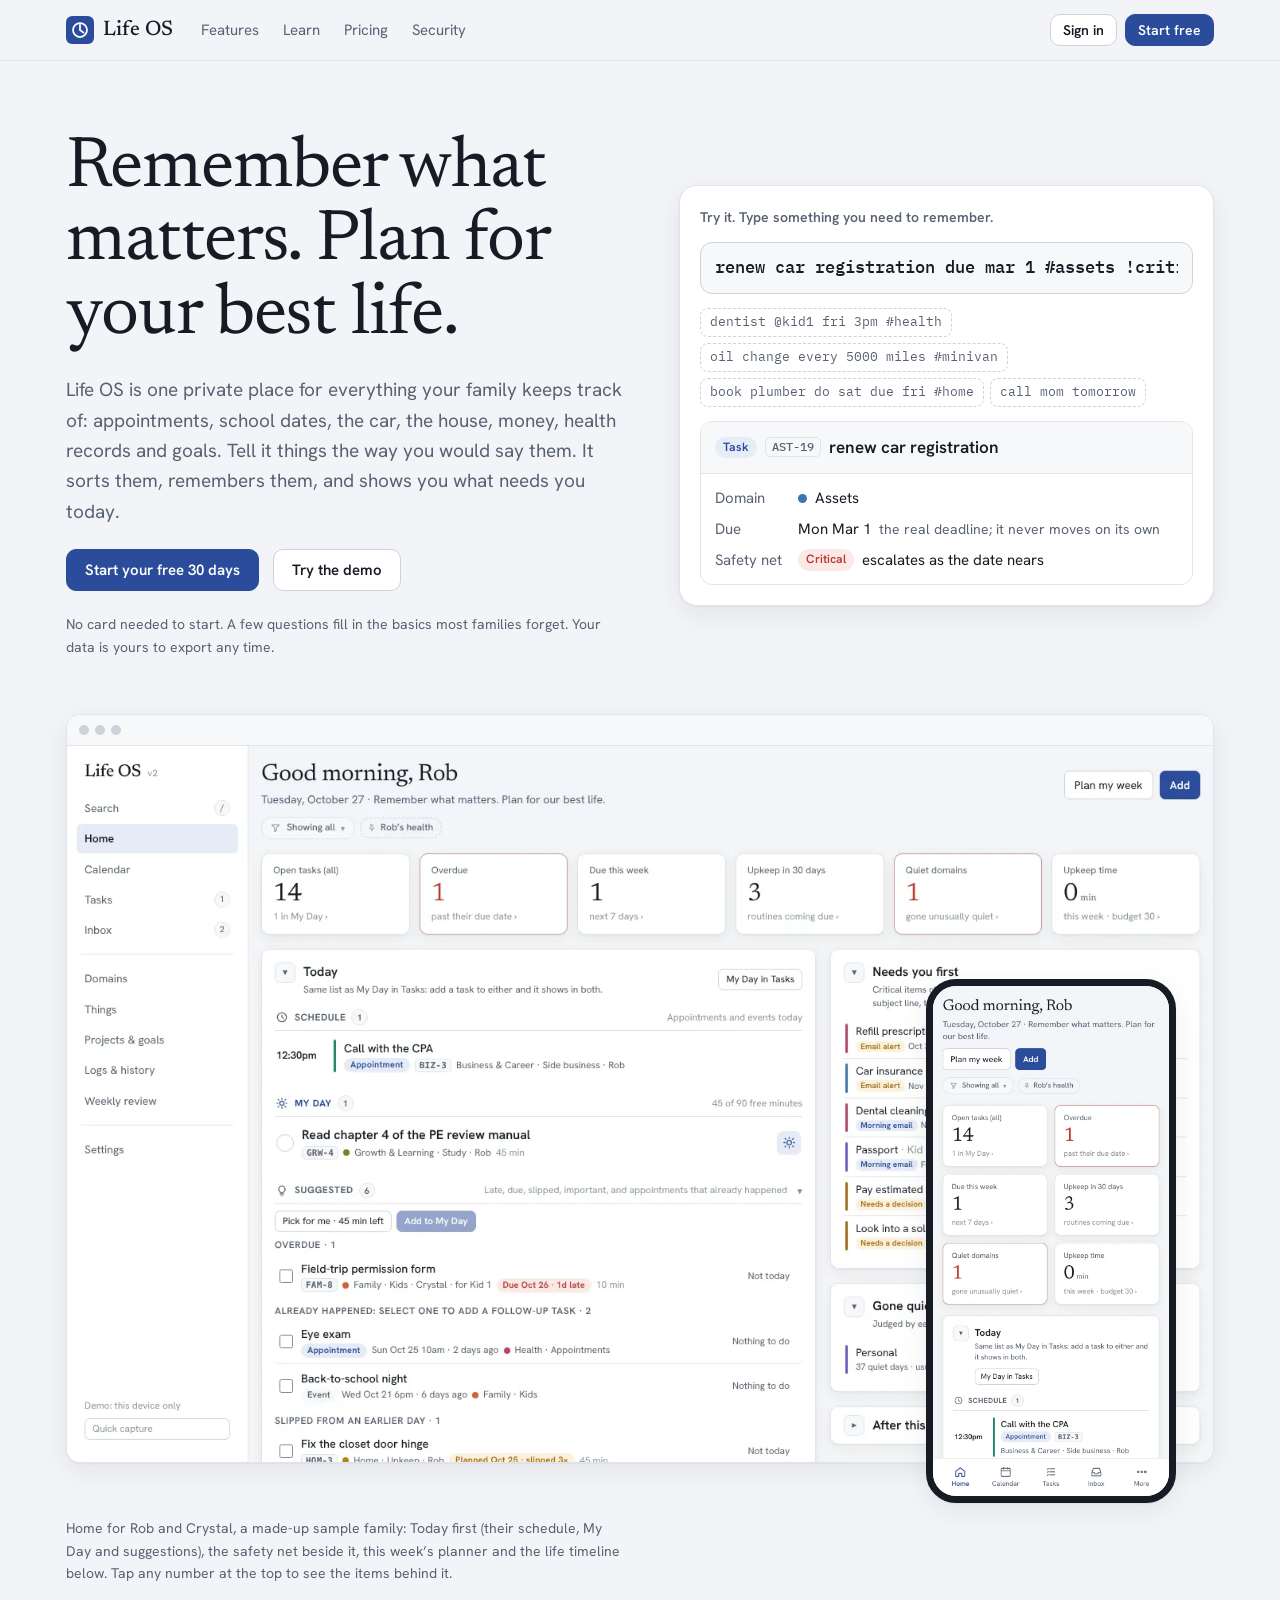
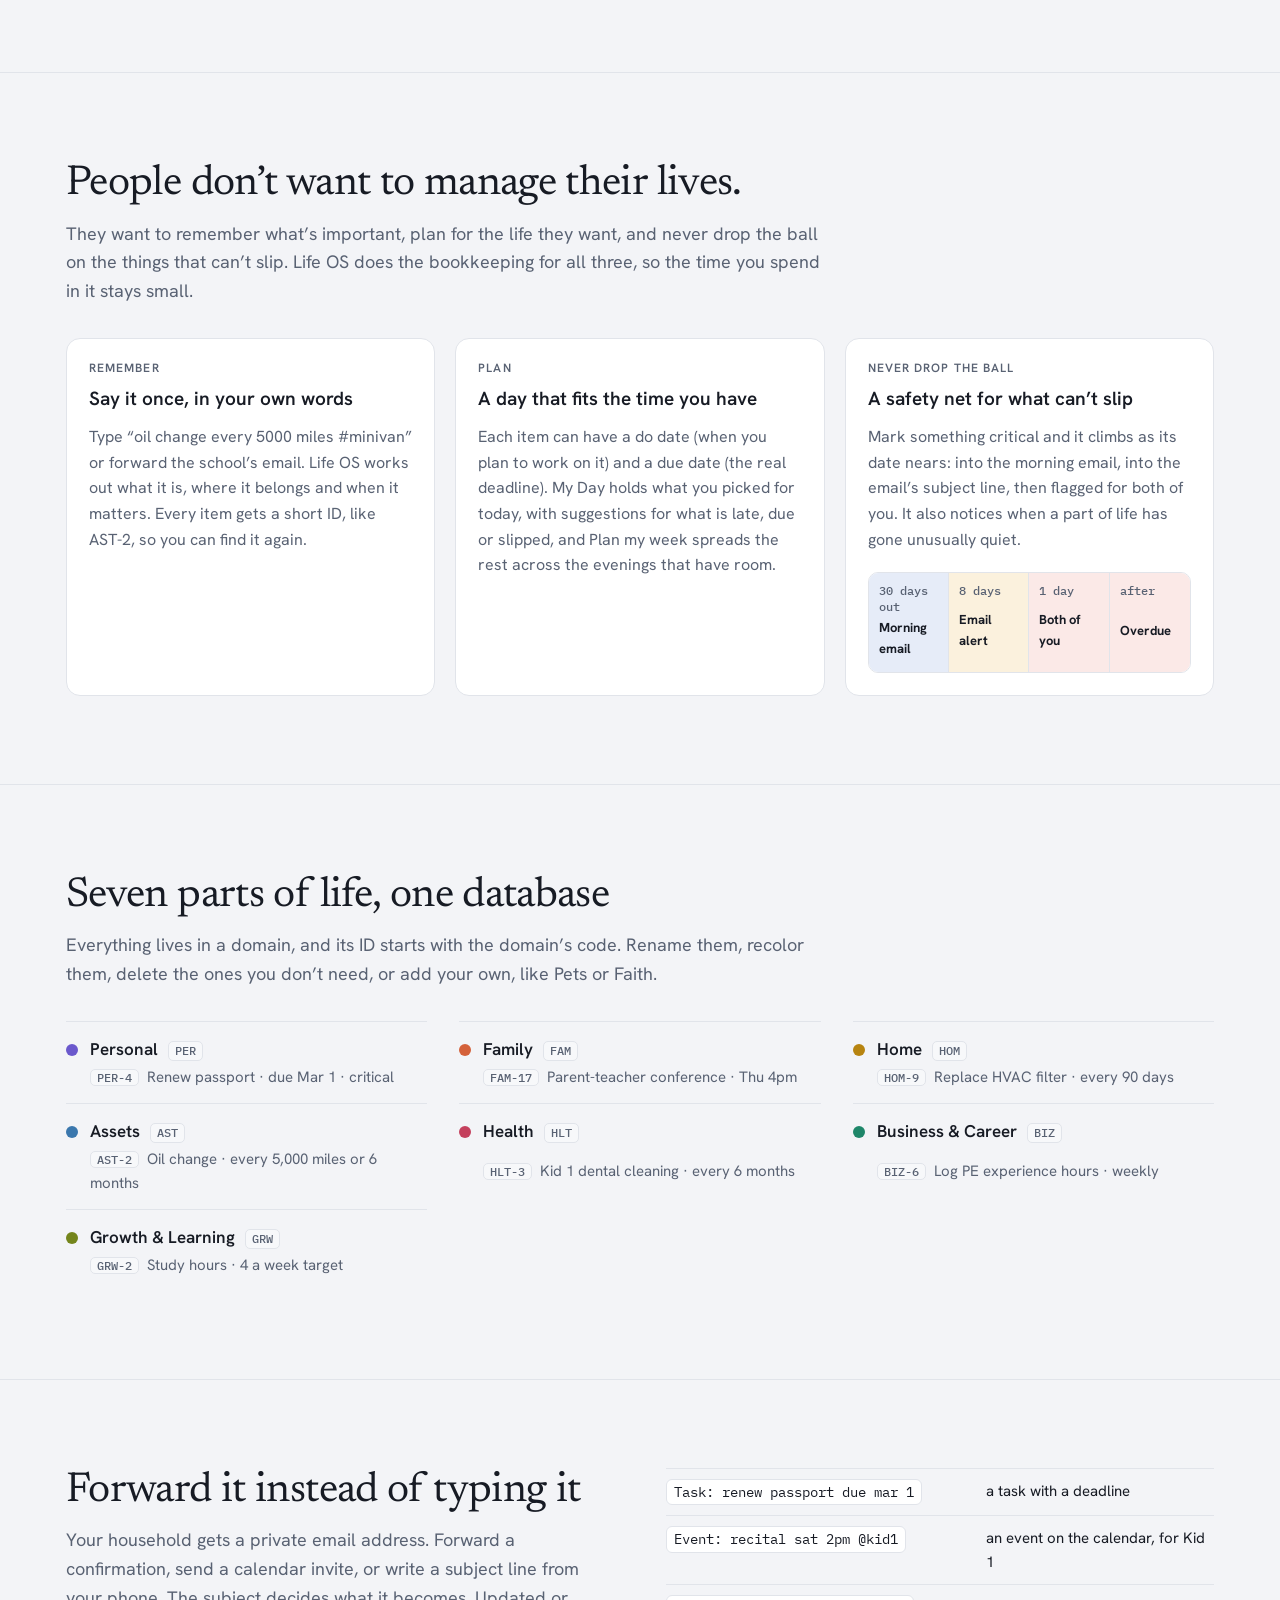
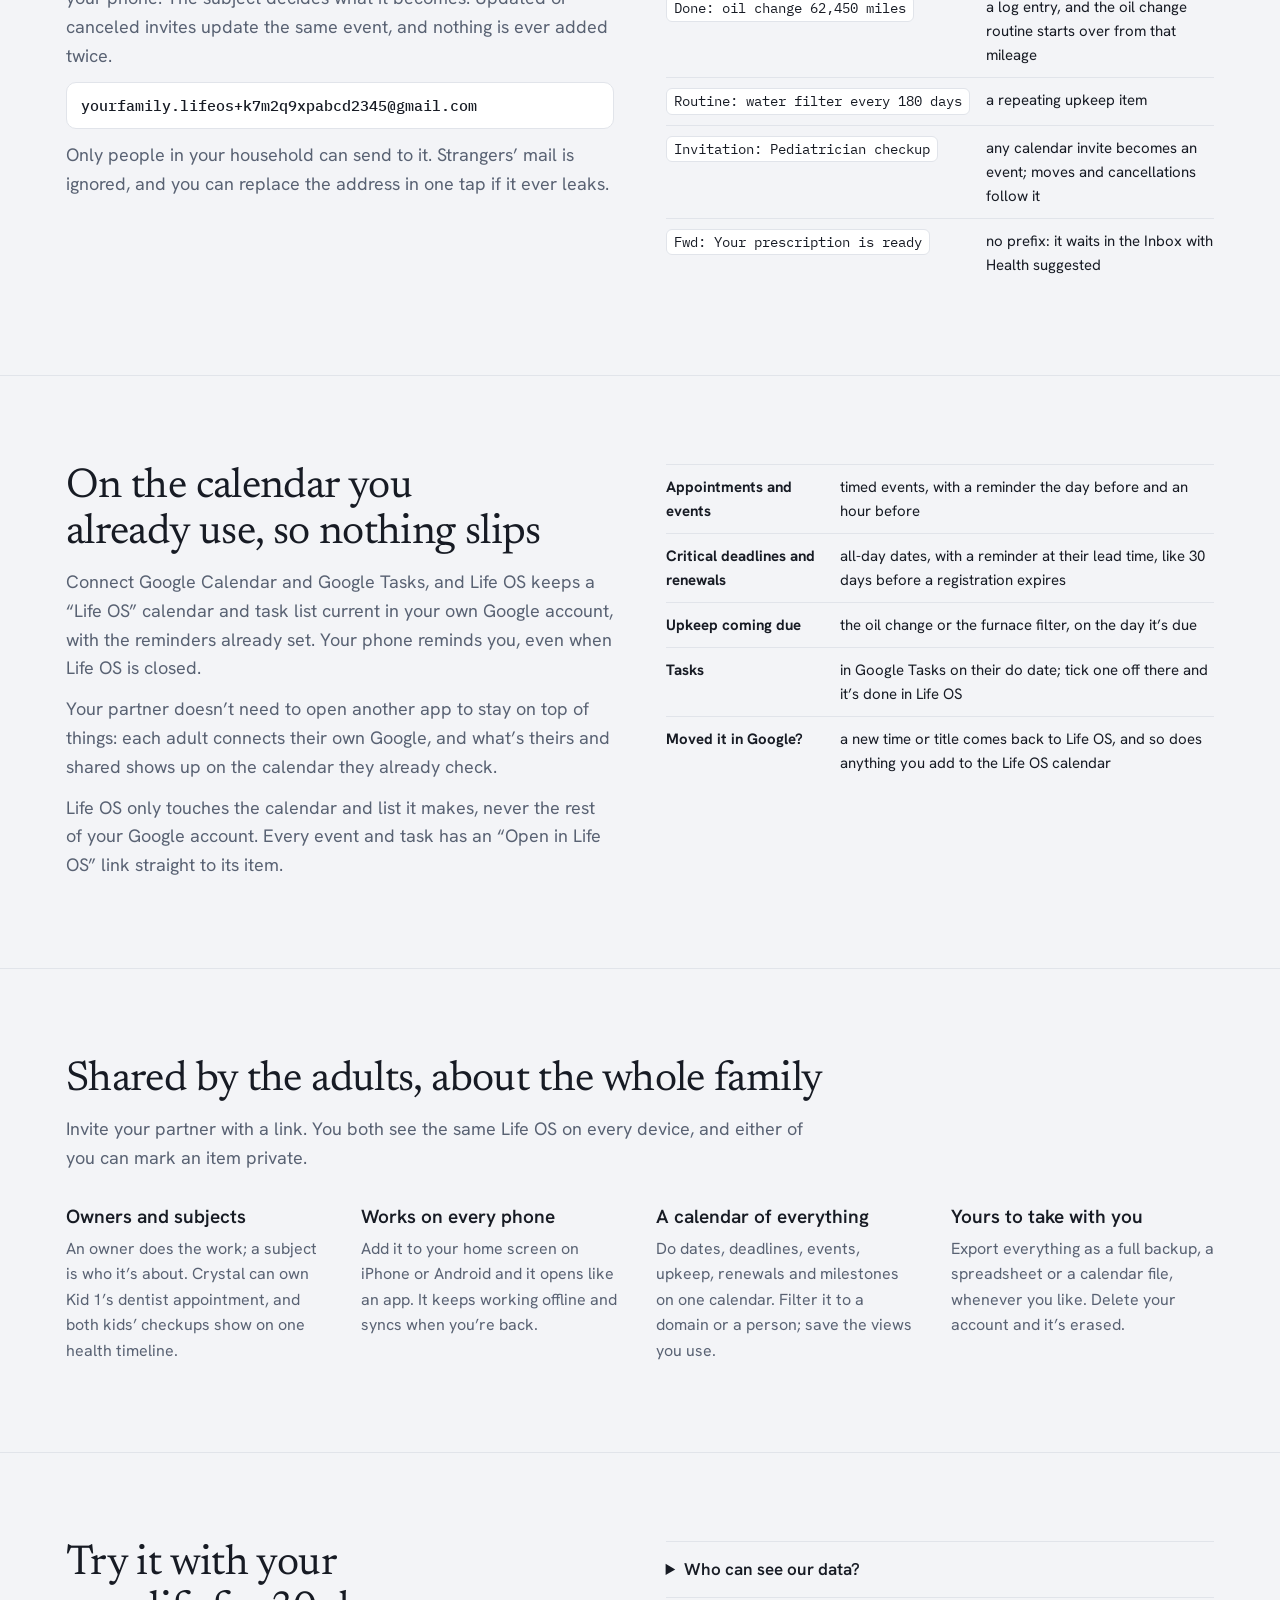
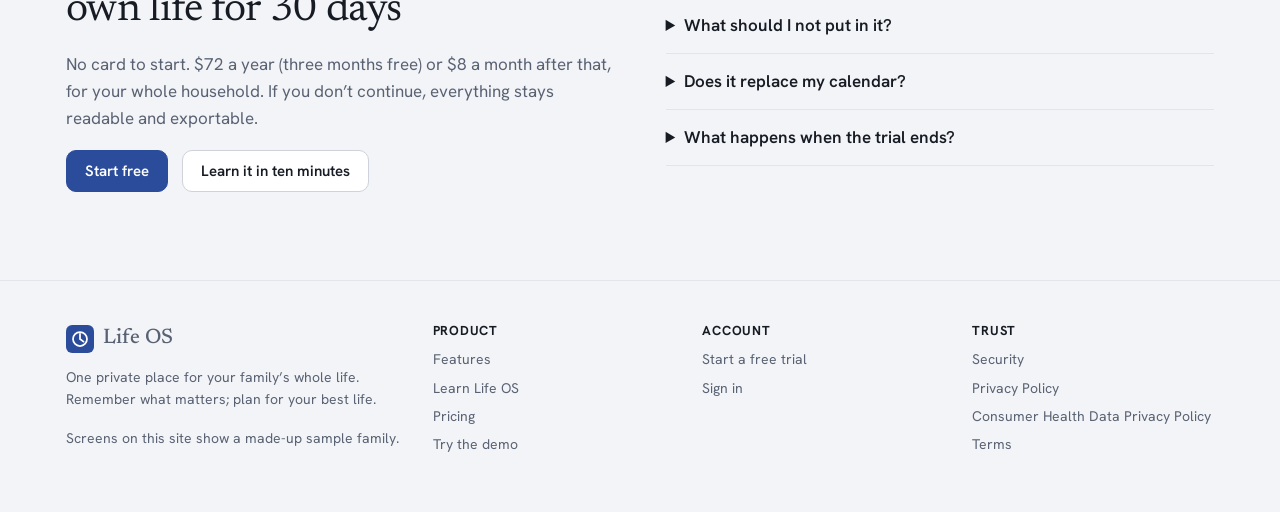
<file: index.html>
<!doctype html>
<html lang="en"><head><meta charset="utf-8"><meta name="viewport" content="width=device-width, initial-scale=1, viewport-fit=cover">
<meta http-equiv="Content-Security-Policy" content="default-src 'none'; script-src 'self'; style-src 'self' 'unsafe-inline'; font-src 'self'; img-src 'self' data:; base-uri 'none'; form-action 'none'; object-src 'none'">
<meta name="referrer" content="strict-origin-when-cross-origin">
<title>Life OS</title>
<meta name="claude:viewport-fit-sides" content="cover">
<meta name="description" content="One private place for your family’s whole life: tasks, calendar, upkeep, health, money and goals.">
<link rel="icon" href="app/icon.svg" type="image/svg+xml">
<link rel="stylesheet" href="assets/site.css"></head><body><header class="site-head"><div class="wrap">
    <a class="logo" href="index.html" aria-label="Life OS home"><svg viewBox="0 0 64 64" aria-hidden="true"><rect width="64" height="64" rx="14" fill="var(--accent)"/><circle cx="32" cy="32" r="16" fill="none" stroke="var(--accent-ink)" stroke-width="4"/><path d="M32 20v12l8 6" stroke="var(--accent-ink)" stroke-width="4" stroke-linecap="round" fill="none"/></svg><b>Life OS</b></a>
    <nav class="nav" aria-label="Main"><a href="features.html" >Features</a><a href="learn.html" >Learn</a><a href="pricing.html" >Pricing</a><a href="security.html" >Security</a></nav>
    <div class="head-cta"><a class="btn sm signin" href="app/index.html">Sign in</a><a class="btn sm primary" href="app/index.html#signup">Start free</a></div>
  </div></header><main>
<section class="hero"><div class="wrap">
  <div class="hero-copy">
    <h1>Remember what matters. Plan for your best life.</h1>
    <p class="lede">Life OS is one private place for everything your family keeps track of: appointments, school dates, the car, the house, money, health records and goals. Tell it things the way you would say them. It sorts them, remembers them, and shows you what needs you today.</p>
    <div class="cta-row"><a class="btn primary" href="app/index.html#signup">Start your free 30 days</a><a class="btn" href="app/index.html?demo=1">Try the demo</a></div>
    <p class="note">No card needed to start. A few questions fill in the basics most families forget. Your data is yours to export any time.</p>
  </div>
  <div class="sandbox" data-sandbox="quick">
    <label for="qa-4">Try it. Type something you need to remember.</label>
    <input id="qa-4" value="renew car registration due mar 1 #assets !critical" autocomplete="off" spellcheck="false">
    <div class="examples"><button type="button" data-example="dentist @kid1 fri 3pm #health">dentist @kid1 fri 3pm #health</button><button type="button" data-example="oil change every 5000 miles #minivan">oil change every 5000 miles #minivan</button><button type="button" data-example="book plumber do sat due fri #home">book plumber do sat due fri #home</button><button type="button" data-example="call mom tomorrow">call mom tomorrow</button></div>
    <div data-out></div></div>
</div></section>

<section class="section" style="padding-top:0"><div class="wrap">
  <div class="screens"><div class="browser"><div class="bar"><span></span><span></span><span></span></div><picture><source srcset="assets/shots/home-desktop-dark.webp" media="(prefers-color-scheme: dark)"><img src="assets/shots/home-desktop.webp" alt="Life OS Home: Today with the schedule, My Day and suggestions, what needs you first, and the week ahead across every part of life" width="1440" height="900" ></picture></div>
  <div class="phone"><img src="assets/shots/home-phone.webp" alt="Life OS Home on a phone" width="585" height="1266" loading="lazy"></div></div>
  <p class="caption">Home for Rob and Crystal, a made-up sample family: Today first (their schedule, My Day and suggestions), the safety net beside it, this week’s planner and the life timeline below. Tap any number at the top to see the items behind it.</p>
</div></section>

<section class="section"><div class="wrap">
  <div class="section-head"><h2>People don’t want to manage their lives.</h2><p>They want to remember what’s important, plan for the life they want, and never drop the ball on the things that can’t slip. Life OS does the bookkeeping for all three, so the time you spend in it stays small.</p></div>
  <div class="ideas">
    <div class="idea"><span class="eyebrow">Remember</span><h3>Say it once, in your own words</h3><p>Type “oil change every 5000 miles #minivan” or forward the school’s email. Life OS works out what it is, where it belongs and when it matters. Every item gets a short ID, like AST-2, so you can find it again.</p></div>
    <div class="idea"><span class="eyebrow">Plan</span><h3>A day that fits the time you have</h3><p>Each item can have a do date (when you plan to work on it) and a due date (the real deadline). My Day holds what you picked for today, with suggestions for what is late, due or slipped, and Plan my week spreads the rest across the evenings that have room.</p></div>
    <div class="idea"><span class="eyebrow">Never drop the ball</span><h3>A safety net for what can’t slip</h3><p>Mark something critical and it climbs as its date nears: into the morning email, into the email’s subject line, then flagged for both of you. It also notices when a part of life has gone unusually quiet.</p>
      <div class="ladder" aria-label="How a critical item escalates, with a 30-day lead time"><div class="rung s1"><span class="when">30 days out</span><b>Morning email</b></div><div class="rung s2"><span class="when">8 days</span><b>Email alert</b></div><div class="rung s3"><span class="when">1 day</span><b>Both of you</b></div><div class="rung s4"><span class="when">after</span><b>Overdue</b></div></div></div>
  </div>
</div></section>

<section class="section"><div class="wrap">
  <div class="section-head"><h2>Seven parts of life, one database</h2><p>Everything lives in a domain, and its ID starts with the domain’s code. Rename them, recolor them, delete the ones you don’t need, or add your own, like Pets or Faith.</p></div>
  <div class="domains"><div class="dom" style="--c:var(--d1)"><span class="dot"></span><b>Personal <span class="ref">PER</span></b><span class="ex"><span class="ref">PER-4</span>Renew passport · due Mar 1 · critical</span></div><div class="dom" style="--c:var(--d2)"><span class="dot"></span><b>Family <span class="ref">FAM</span></b><span class="ex"><span class="ref">FAM-17</span>Parent-teacher conference · Thu 4pm</span></div><div class="dom" style="--c:var(--d3)"><span class="dot"></span><b>Home <span class="ref">HOM</span></b><span class="ex"><span class="ref">HOM-9</span>Replace HVAC filter · every 90 days</span></div><div class="dom" style="--c:var(--d4)"><span class="dot"></span><b>Assets <span class="ref">AST</span></b><span class="ex"><span class="ref">AST-2</span>Oil change · every 5,000 miles or 6 months</span></div><div class="dom" style="--c:var(--d5)"><span class="dot"></span><b>Health <span class="ref">HLT</span></b><span class="ex"><span class="ref">HLT-3</span>Kid 1 dental cleaning · every 6 months</span></div><div class="dom" style="--c:var(--d6)"><span class="dot"></span><b>Business & Career <span class="ref">BIZ</span></b><span class="ex"><span class="ref">BIZ-6</span>Log PE experience hours · weekly</span></div><div class="dom" style="--c:var(--d7)"><span class="dot"></span><b>Growth & Learning <span class="ref">GRW</span></b><span class="ex"><span class="ref">GRW-2</span>Study hours · 4 a week target</span></div></div>
</div></section>

<section class="section"><div class="wrap split">
  <div class="section-head" style="margin:0"><h2>Forward it instead of typing it</h2><p>Your household gets a private email address. Forward a confirmation, send a calendar invite, or write a subject line from your phone. The subject decides what it becomes. Updated or canceled invites update the same event, and nothing is ever added twice.</p>
    <div class="addr">yourfamily.lifeos+k7m2q9xpabcd2345@gmail.com</div>
    <p class="small muted">Only people in your household can send to it. Strangers’ mail is ignored, and you can replace the address in one tap if it ever leaks.</p></div>
  <div class="table-scroll"><table class="mail-table"><tbody>
    <tr><td><code>Task: renew passport due mar 1</code></td><td>a task with a deadline</td></tr>
    <tr><td><code>Event: recital sat 2pm @kid1</code></td><td>an event on the calendar, for Kid 1</td></tr>
    <tr><td><code>Done: oil change 62,450 miles</code></td><td>a log entry, and the oil change routine starts over from that mileage</td></tr>
    <tr><td><code>Routine: water filter every 180 days</code></td><td>a repeating upkeep item</td></tr>
    <tr><td><code>Invitation: Pediatrician checkup</code></td><td>any calendar invite becomes an event; moves and cancellations follow it</td></tr>
    <tr><td><code>Fwd: Your prescription is ready</code></td><td>no prefix: it waits in the Inbox with Health suggested</td></tr>
  </tbody></table></div>
</div></section>

<section class="section"><div class="wrap split">
  <div class="section-head" style="margin:0"><h2>On the calendar you already use, so nothing slips</h2><p>Connect Google Calendar and Google Tasks, and Life OS keeps a “Life OS” calendar and task list current in your own Google account, with the reminders already set. Your phone reminds you, even when Life OS is closed.</p>
    <p>Your partner doesn’t need to open another app to stay on top of things: each adult connects their own Google, and what’s theirs and shared shows up on the calendar they already check.</p>
    <p class="small muted">Life OS only touches the calendar and list it makes, never the rest of your Google account. Every event and task has an “Open in Life OS” link straight to its item.</p></div>
  <div class="table-scroll"><table class="mail-table"><tbody>
    <tr><td><b>Appointments and events</b></td><td>timed events, with a reminder the day before and an hour before</td></tr>
    <tr><td><b>Critical deadlines and renewals</b></td><td>all-day dates, with a reminder at their lead time, like 30 days before a registration expires</td></tr>
    <tr><td><b>Upkeep coming due</b></td><td>the oil change or the furnace filter, on the day it’s due</td></tr>
    <tr><td><b>Tasks</b></td><td>in Google Tasks on their do date; tick one off there and it’s done in Life OS</td></tr>
    <tr><td><b>Moved it in Google?</b></td><td>a new time or title comes back to Life OS, and so does anything you add to the Life OS calendar</td></tr>
  </tbody></table></div>
</div></section>

<section class="section"><div class="wrap">
  <div class="section-head"><h2>Shared by the adults, about the whole family</h2><p>Invite your partner with a link. You both see the same Life OS on every device, and either of you can mark an item private.</p></div>
  <div class="points">
    <div class="point"><h3>Owners and subjects</h3><p>An owner does the work; a subject is who it’s about. Crystal can own Kid 1’s dentist appointment, and both kids’ checkups show on one health timeline.</p></div>
    <div class="point"><h3>Works on every phone</h3><p>Add it to your home screen on iPhone or Android and it opens like an app. It keeps working offline and syncs when you’re back.</p></div>
    <div class="point"><h3>A calendar of everything</h3><p>Do dates, deadlines, events, upkeep, renewals and milestones on one calendar. Filter it to a domain or a person; save the views you use.</p></div>
    <div class="point"><h3>Yours to take with you</h3><p>Export everything as a full backup, a spreadsheet or a calendar file, whenever you like. Delete your account and it’s erased.</p></div>
  </div>
</div></section>

<section class="section"><div class="wrap split">
  <div class="closing"><h2>Try it with your own life for 30 days</h2><p class="muted">No card to start. $72 a year (three months free) or $8 a month after that, for your whole household. If you don’t continue, everything stays readable and exportable.</p>
    <div class="cta-row"><a class="btn primary" href="app/index.html#signup">Start free</a><a class="btn" href="learn.html">Learn it in ten minutes</a></div></div>
  <div class="faq">
    <details><summary>Who can see our data?</summary><p>Only the people in your household. The database itself enforces this on every request, so one household can never read another’s records. We don’t sell data, show ads, or use it to train AI models.</p></details>
    <details><summary>What should I not put in it?</summary><p>Card numbers, bank account numbers and ID numbers like Social Security numbers. Life OS doesn’t need them to remind you, so leave them where they are and write where to find them instead.</p></details>
    <details><summary>Does it replace my calendar?</summary><p>No, it works with it. Connect Google Calendar and Tasks and Life OS keeps its own calendar and task list there, with reminders. Forward invites from any calendar to Life OS, or download a calendar file of everything for Apple or Outlook.</p></details>
    <details><summary>What happens when the trial ends?</summary><p>If you choose a plan, nothing changes. If you don’t, your data stays readable and exportable, and adding or changing things pauses until you do.</p></details>
  </div>
</div></section></main><footer class="site-foot"><div class="wrap">
    <div class="about" style="display:grid;gap:10px"><a class="logo" href="index.html"><svg viewBox="0 0 64 64" aria-hidden="true"><rect width="64" height="64" rx="14" fill="var(--accent)"/><circle cx="32" cy="32" r="16" fill="none" stroke="var(--accent-ink)" stroke-width="4"/><path d="M32 20v12l8 6" stroke="var(--accent-ink)" stroke-width="4" stroke-linecap="round" fill="none"/></svg><b>Life OS</b></a><p>One private place for your family’s whole life. Remember what matters; plan for your best life.</p><p class="small">Screens on this site show a made-up sample family.</p></div>
    <nav aria-label="Product"><b>Product</b><a href="features.html">Features</a><a href="learn.html">Learn Life OS</a><a href="pricing.html">Pricing</a><a href="app/index.html?demo=1">Try the demo</a></nav>
    <nav aria-label="Account"><b>Account</b><a href="app/index.html#signup">Start a free trial</a><a href="app/index.html">Sign in</a></nav>
    <nav aria-label="Legal"><b>Trust</b><a href="security.html">Security</a><a href="privacy.html">Privacy Policy</a><a href="health-privacy.html">Consumer Health Data Privacy Policy</a><a href="terms.html">Terms</a></nav>
  </div></footer><script src="assets/site.js" defer></script></body></html>
</file>
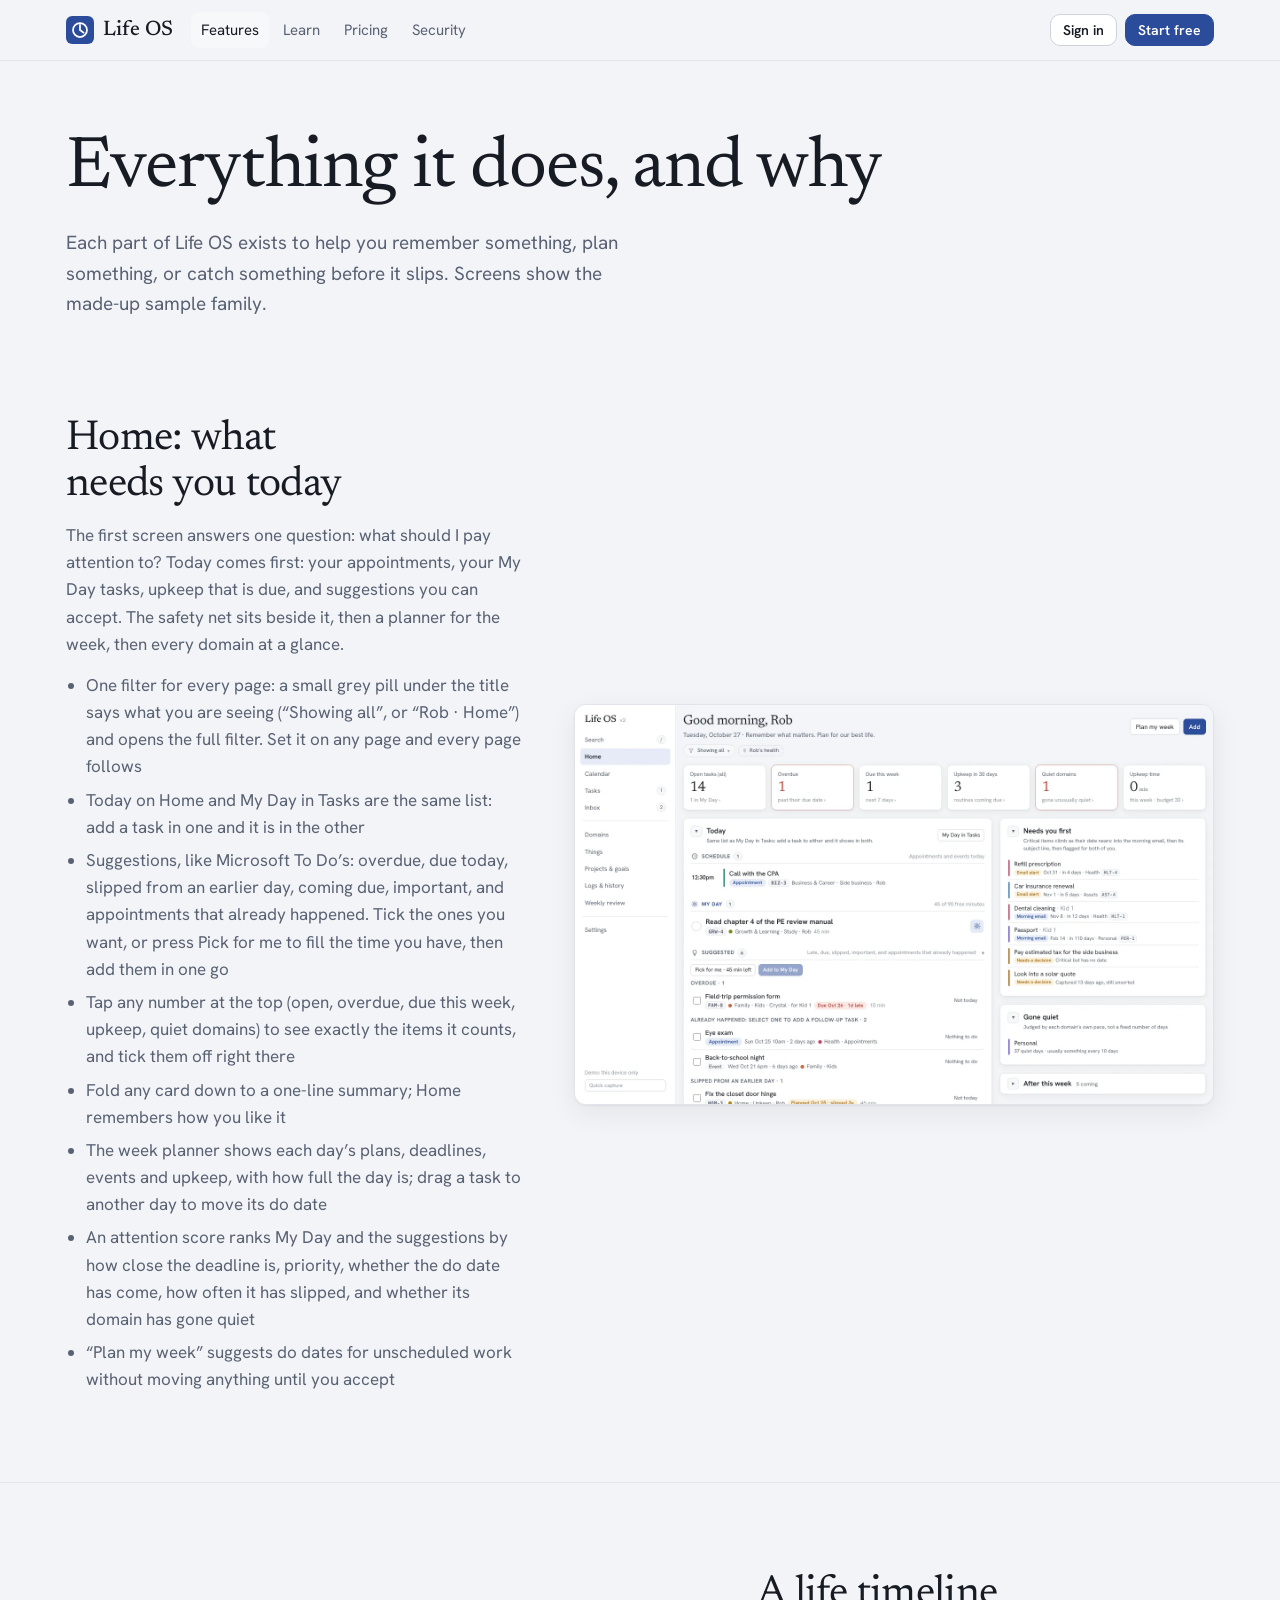
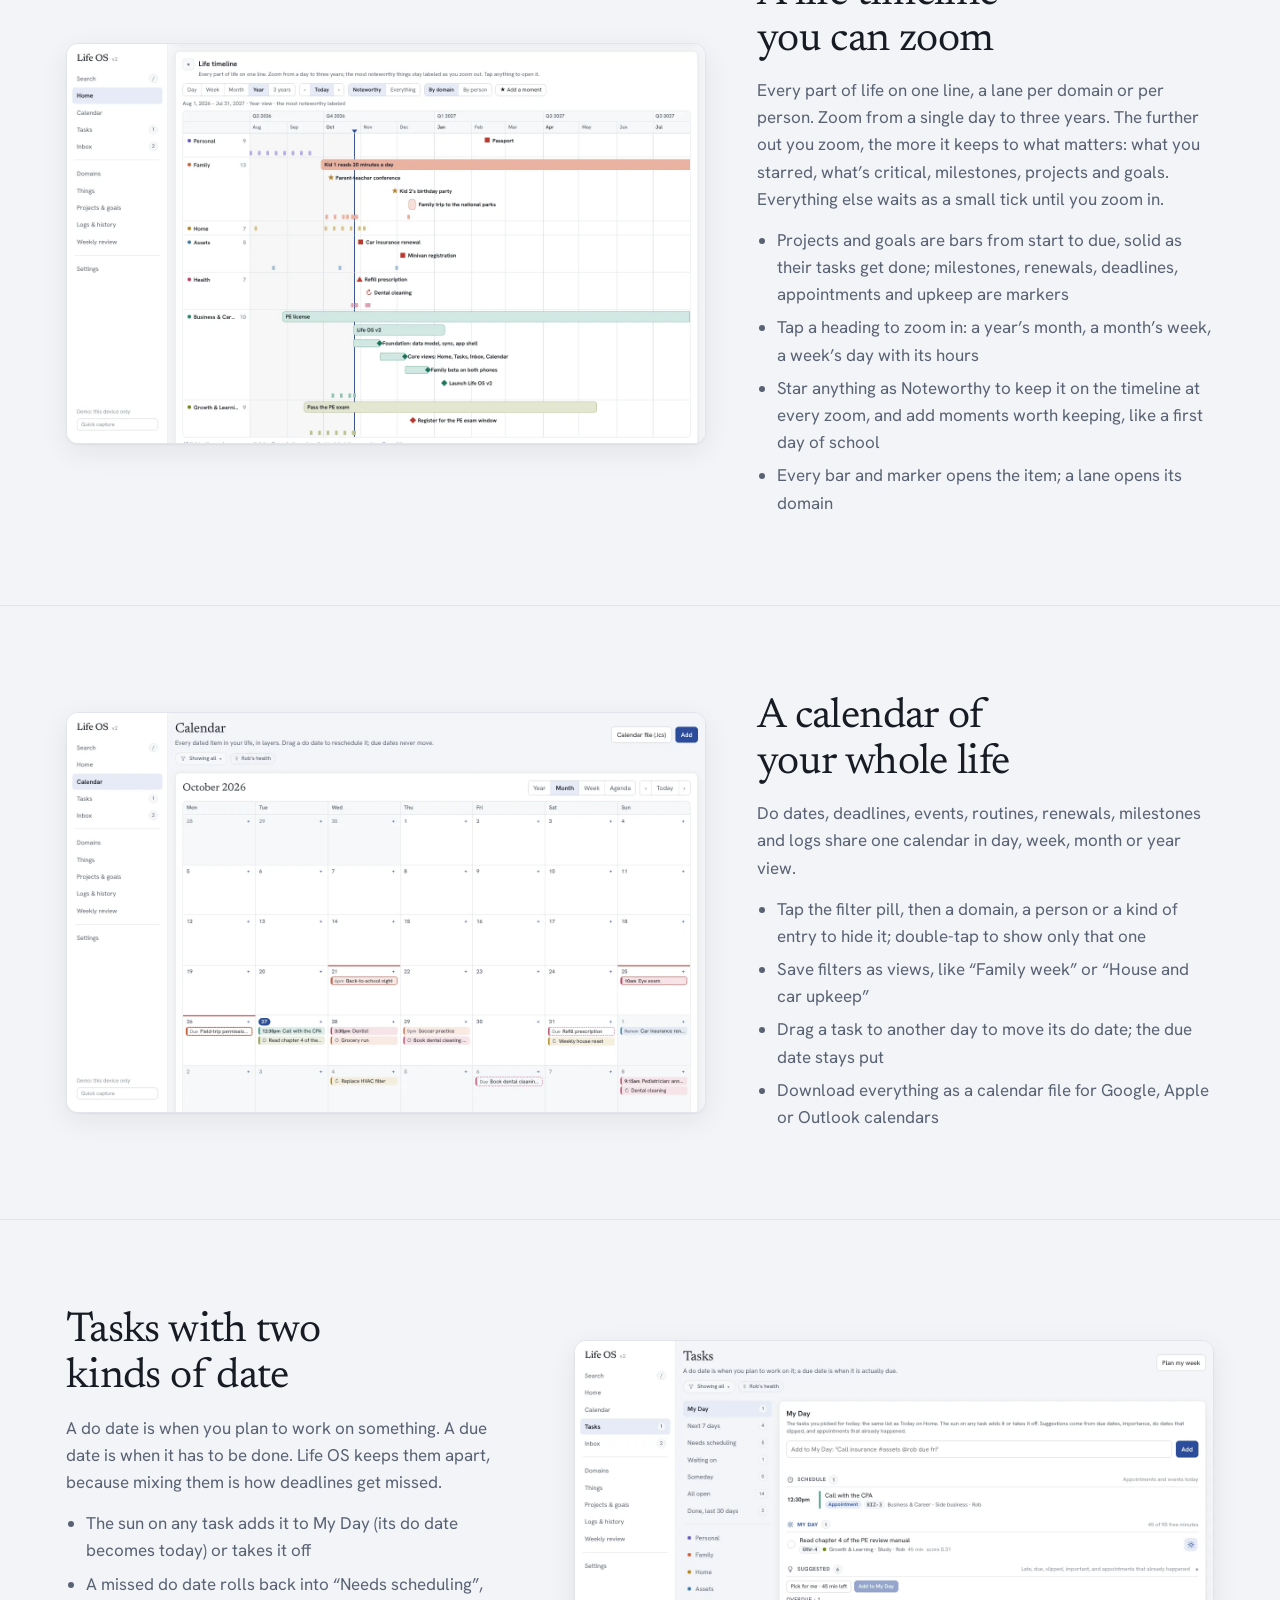
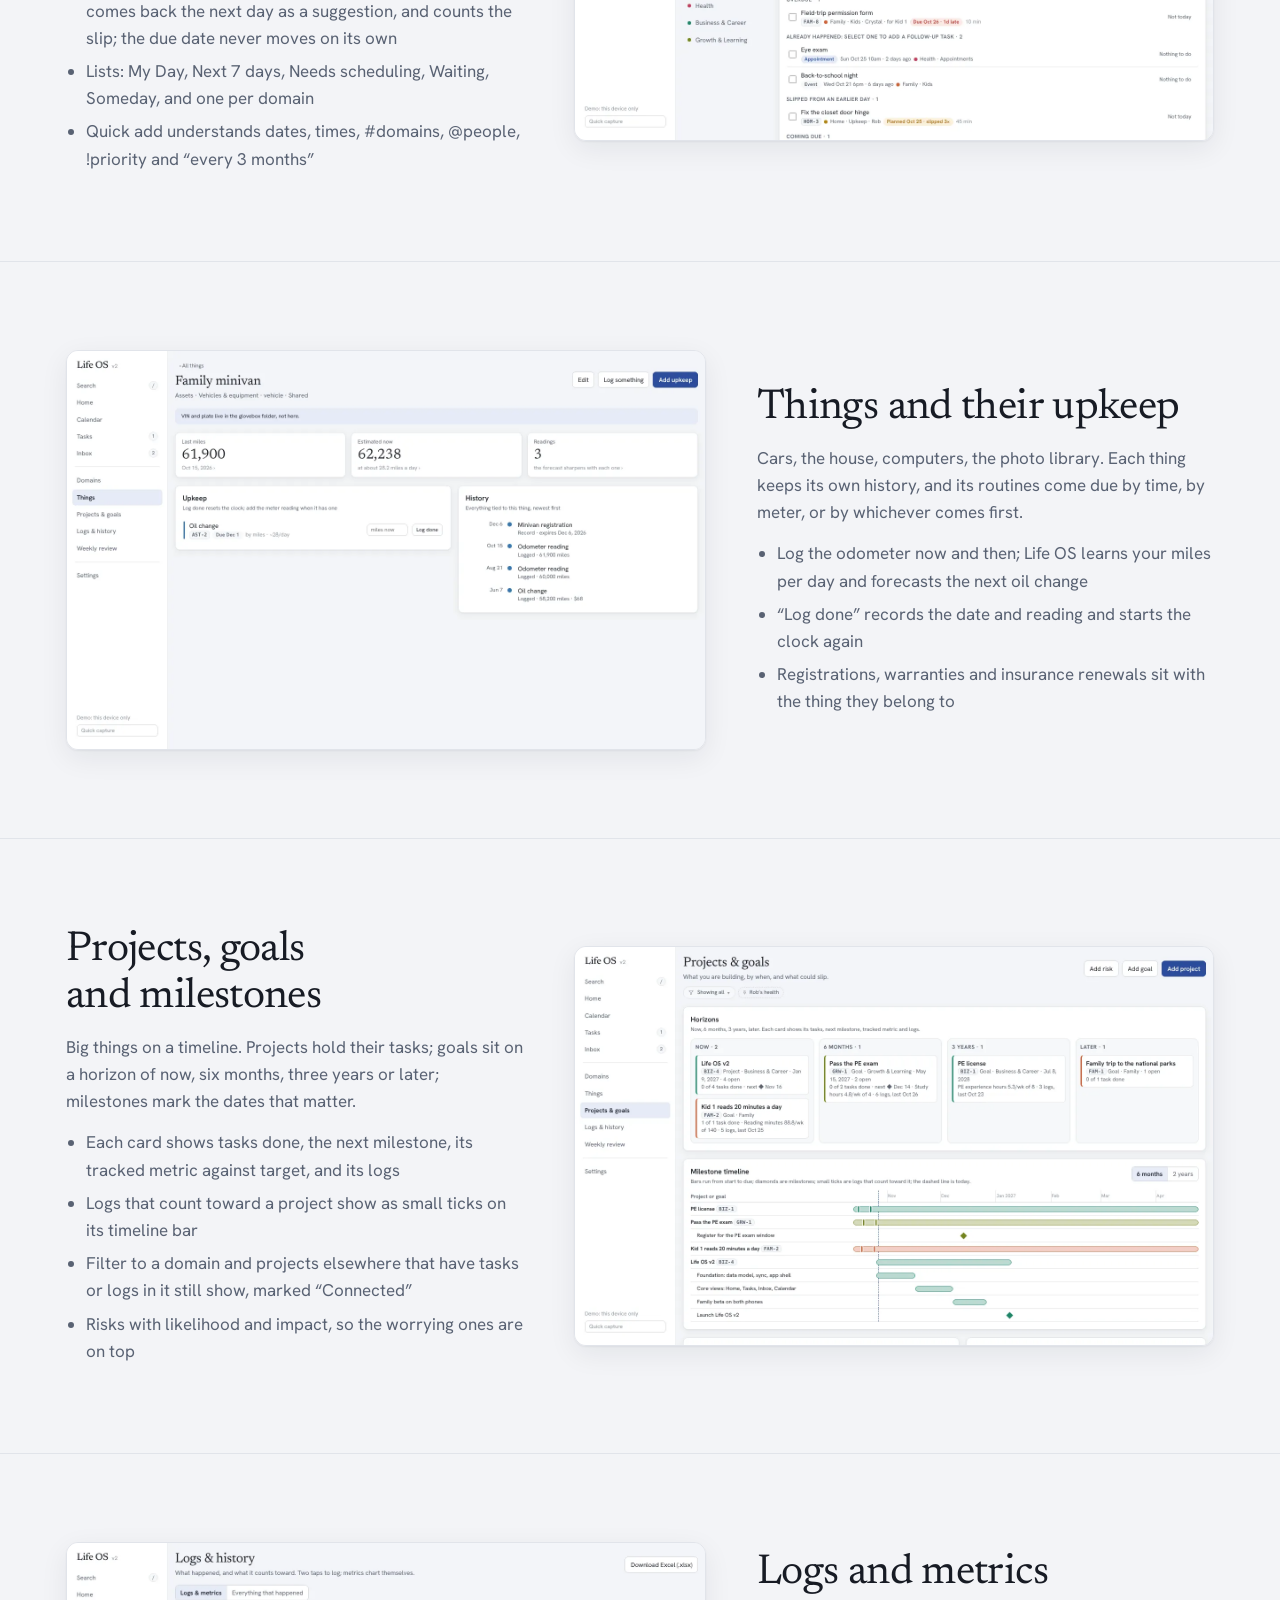
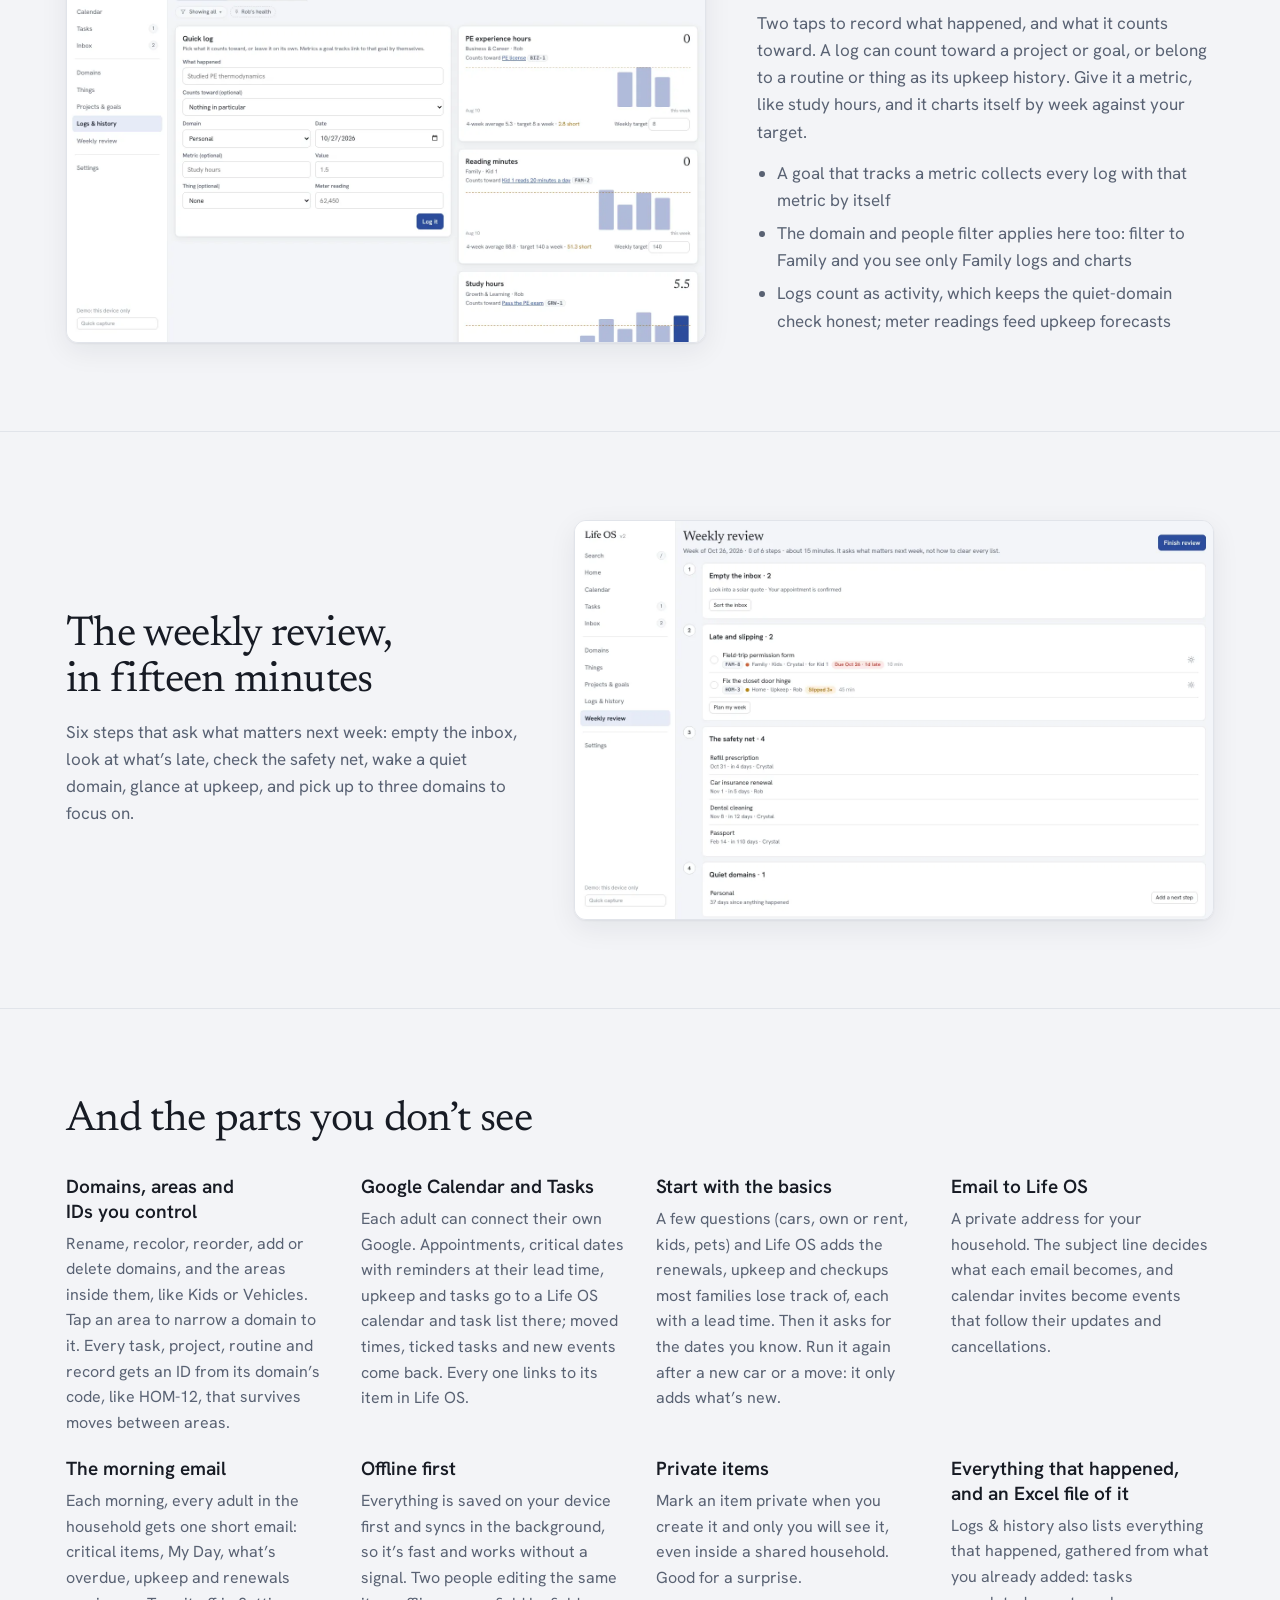
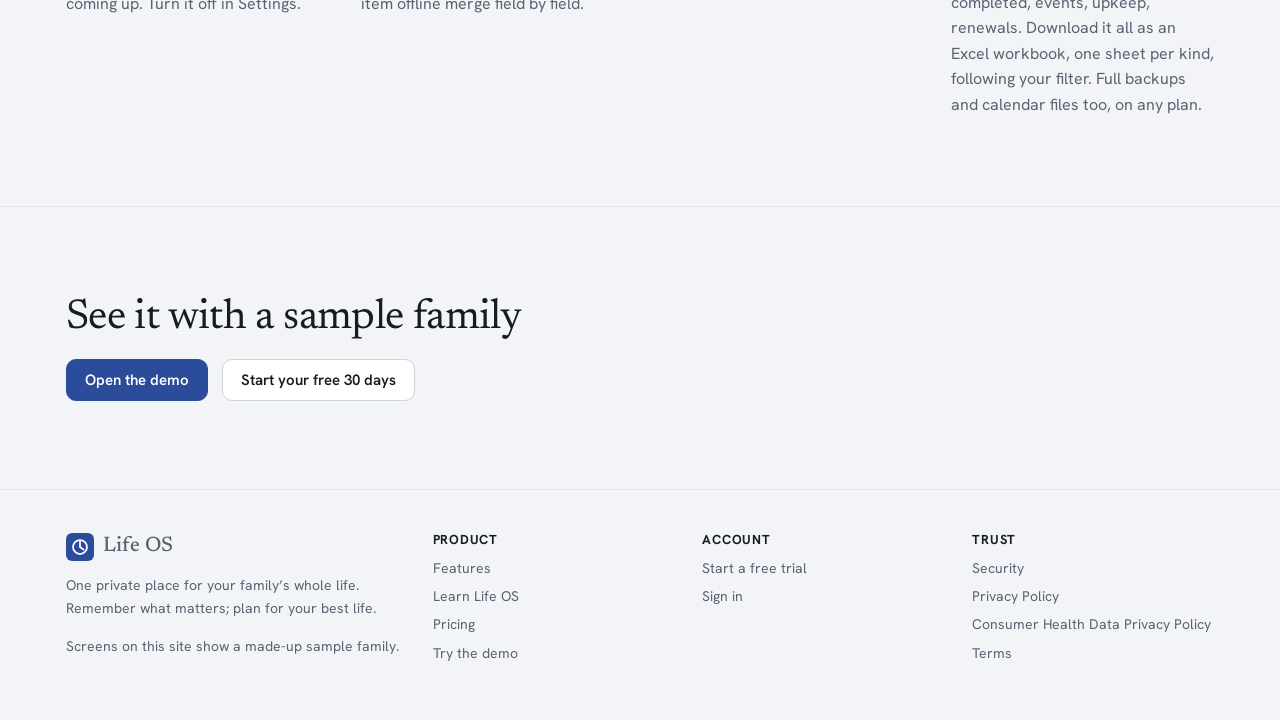
<file: features.html>
<!doctype html>
<html lang="en"><head><meta charset="utf-8"><meta name="viewport" content="width=device-width, initial-scale=1, viewport-fit=cover">
<meta http-equiv="Content-Security-Policy" content="default-src 'none'; script-src 'self'; style-src 'self' 'unsafe-inline'; font-src 'self'; img-src 'self' data:; base-uri 'none'; form-action 'none'; object-src 'none'">
<meta name="referrer" content="strict-origin-when-cross-origin">
<title>Life OS Features</title>
<meta name="claude:viewport-fit-sides" content="cover">
<meta name="description" content="Every part of Life OS: Home, calendar, tasks, upkeep, projects, logs, the weekly review, domains, email and sharing.">
<link rel="icon" href="app/icon.svg" type="image/svg+xml">
<link rel="stylesheet" href="assets/site.css"></head><body><header class="site-head"><div class="wrap">
    <a class="logo" href="index.html" aria-label="Life OS home"><svg viewBox="0 0 64 64" aria-hidden="true"><rect width="64" height="64" rx="14" fill="var(--accent)"/><circle cx="32" cy="32" r="16" fill="none" stroke="var(--accent-ink)" stroke-width="4"/><path d="M32 20v12l8 6" stroke="var(--accent-ink)" stroke-width="4" stroke-linecap="round" fill="none"/></svg><b>Life OS</b></a>
    <nav class="nav" aria-label="Main"><a href="features.html" aria-current="page">Features</a><a href="learn.html" >Learn</a><a href="pricing.html" >Pricing</a><a href="security.html" >Security</a></nav>
    <div class="head-cta"><a class="btn sm signin" href="app/index.html">Sign in</a><a class="btn sm primary" href="app/index.html#signup">Start free</a></div>
  </div></header><main><section class="hero" style="padding-bottom:8px"><div class="wrap" style="grid-template-columns:minmax(0,1fr)"><div class="hero-copy"><h1>Everything it does, and why</h1><p class="lede">Each part of Life OS exists to help you remember something, plan something, or catch something before it slips. Screens show the made-up sample family.</p></div></div></section>
    <section class="section"><div class="wrap feature "><div class="feature-copy"><h2>Home: what needs you today</h2><p>The first screen answers one question: what should I pay attention to? Today comes first: your appointments, your My Day tasks, upkeep that is due, and suggestions you can accept. The safety net sits beside it, then a planner for the week, then every domain at a glance.</p><ul><li>One filter for every page: a small grey pill under the title says what you are seeing (“Showing all”, or “Rob · Home”) and opens the full filter. Set it on any page and every page follows</li><li>Today on Home and My Day in Tasks are the same list: add a task in one and it is in the other</li><li>Suggestions, like Microsoft To Do’s: overdue, due today, slipped from an earlier day, coming due, important, and appointments that already happened. Tick the ones you want, or press Pick for me to fill the time you have, then add them in one go</li><li>Tap any number at the top (open, overdue, due this week, upkeep, quiet domains) to see exactly the items it counts, and tick them off right there</li><li>Fold any card down to a one-line summary; Home remembers how you like it</li><li>The week planner shows each day’s plans, deadlines, events and upkeep, with how full the day is; drag a task to another day to move its do date</li><li>An attention score ranks My Day and the suggestions by how close the deadline is, priority, whether the do date has come, how often it has slipped, and whether its domain has gone quiet</li><li>“Plan my week” suggests do dates for unscheduled work without moving anything until you accept</li></ul></div><div class="shot"><picture><img src="assets/shots/home-desktop.webp" alt="Life OS Home" width="1440" height="900" loading="lazy"></picture></div></div></section>
    <section class="section"><div class="wrap feature flip"><div class="feature-copy"><h2>A life timeline you can zoom</h2><p>Every part of life on one line, a lane per domain or per person. Zoom from a single day to three years. The further out you zoom, the more it keeps to what matters: what you starred, what’s critical, milestones, projects and goals. Everything else waits as a small tick until you zoom in.</p><ul><li>Projects and goals are bars from start to due, solid as their tasks get done; milestones, renewals, deadlines, appointments and upkeep are markers</li><li>Tap a heading to zoom in: a year’s month, a month’s week, a week’s day with its hours</li><li>Star anything as Noteworthy to keep it on the timeline at every zoom, and add moments worth keeping, like a first day of school</li><li>Every bar and marker opens the item; a lane opens its domain</li></ul></div><div class="shot"><picture><img src="assets/shots/timeline-desktop.webp" alt="The Life OS life timeline: lanes for each part of life, projects as bars, milestones and renewals as markers, and a line for today" width="1440" height="900" loading="lazy"></picture></div></div></section>
    <section class="section"><div class="wrap feature flip"><div class="feature-copy"><h2>A calendar of your whole life</h2><p>Do dates, deadlines, events, routines, renewals, milestones and logs share one calendar in day, week, month or year view.</p><ul><li>Tap the filter pill, then a domain, a person or a kind of entry to hide it; double-tap to show only that one</li><li>Save filters as views, like “Family week” or “House and car upkeep”</li><li>Drag a task to another day to move its do date; the due date stays put</li><li>Download everything as a calendar file for Google, Apple or Outlook calendars</li></ul></div><div class="shot"><picture><img src="assets/shots/calendar-desktop.webp" alt="The Life OS calendar showing every domain" width="1440" height="900" loading="lazy"></picture></div></div></section>
    <section class="section"><div class="wrap feature "><div class="feature-copy"><h2>Tasks with two kinds of date</h2><p>A do date is when you plan to work on something. A due date is when it has to be done. Life OS keeps them apart, because mixing them is how deadlines get missed.</p><ul><li>The sun on any task adds it to My Day (its do date becomes today) or takes it off</li><li>A missed do date rolls back into “Needs scheduling”, comes back the next day as a suggestion, and counts the slip; the due date never moves on its own</li><li>Lists: My Day, Next 7 days, Needs scheduling, Waiting, Someday, and one per domain</li><li>Quick add understands dates, times, #domains, @people, !priority and “every 3 months”</li></ul></div><div class="shot"><picture><img src="assets/shots/tasks-desktop.webp" alt="Life OS task lists" width="1440" height="900" loading="lazy"></picture></div></div></section>
    <section class="section"><div class="wrap feature flip"><div class="feature-copy"><h2>Things and their upkeep</h2><p>Cars, the house, computers, the photo library. Each thing keeps its own history, and its routines come due by time, by meter, or by whichever comes first.</p><ul><li>Log the odometer now and then; Life OS learns your miles per day and forecasts the next oil change</li><li>“Log done” records the date and reading and starts the clock again</li><li>Registrations, warranties and insurance renewals sit with the thing they belong to</li></ul></div><div class="shot"><picture><img src="assets/shots/things-desktop.webp" alt="A thing in Life OS: the family minivan with its upkeep and history" width="1440" height="900" loading="lazy"></picture></div></div></section>
    <section class="section"><div class="wrap feature "><div class="feature-copy"><h2>Projects, goals and milestones</h2><p>Big things on a timeline. Projects hold their tasks; goals sit on a horizon of now, six months, three years or later; milestones mark the dates that matter.</p><ul><li>Each card shows tasks done, the next milestone, its tracked metric against target, and its logs</li><li>Logs that count toward a project show as small ticks on its timeline bar</li><li>Filter to a domain and projects elsewhere that have tasks or logs in it still show, marked “Connected”</li><li>Risks with likelihood and impact, so the worrying ones are on top</li></ul></div><div class="shot"><picture><img src="assets/shots/projects-desktop.webp" alt="The projects timeline in Life OS" width="1440" height="900" loading="lazy"></picture></div></div></section>
    <section class="section"><div class="wrap feature flip"><div class="feature-copy"><h2>Logs and metrics</h2><p>Two taps to record what happened, and what it counts toward. A log can count toward a project or goal, or belong to a routine or thing as its upkeep history. Give it a metric, like study hours, and it charts itself by week against your target.</p><ul><li>A goal that tracks a metric collects every log with that metric by itself</li><li>The domain and people filter applies here too: filter to Family and you see only Family logs and charts</li><li>Logs count as activity, which keeps the quiet-domain check honest; meter readings feed upkeep forecasts</li></ul></div><div class="shot"><picture><img src="assets/shots/logs-desktop.webp" alt="Logs and weekly metric charts in Life OS, each log showing what it counts toward" width="1440" height="900" loading="lazy"></picture></div></div></section>
    <section class="section"><div class="wrap feature "><div class="feature-copy"><h2>The weekly review, in fifteen minutes</h2><p>Six steps that ask what matters next week: empty the inbox, look at what’s late, check the safety net, wake a quiet domain, glance at upkeep, and pick up to three domains to focus on.</p></div><div class="shot"><picture><img src="assets/shots/review-desktop.webp" alt="The weekly review in Life OS" width="1440" height="900" loading="lazy"></picture></div></div></section>
    <section class="section"><div class="wrap">
      <div class="section-head"><h2>And the parts you don’t see</h2></div>
      <div class="points">
        <div class="point"><h3>Domains, areas and IDs you control</h3><p>Rename, recolor, reorder, add or delete domains, and the areas inside them, like Kids or Vehicles. Tap an area to narrow a domain to it. Every task, project, routine and record gets an ID from its domain’s code, like HOM-12, that survives moves between areas.</p></div>
        <div class="point"><h3>Google Calendar and Tasks</h3><p>Each adult can connect their own Google. Appointments, critical dates with reminders at their lead time, upkeep and tasks go to a Life OS calendar and task list there; moved times, ticked tasks and new events come back. Every one links to its item in Life OS.</p></div>
        <div class="point"><h3>Start with the basics</h3><p>A few questions (cars, own or rent, kids, pets) and Life OS adds the renewals, upkeep and checkups most families lose track of, each with a lead time. Then it asks for the dates you know. Run it again after a new car or a move: it only adds what’s new.</p></div>
        <div class="point"><h3>Email to Life OS</h3><p>A private address for your household. The subject line decides what each email becomes, and calendar invites become events that follow their updates and cancellations.</p></div>
        <div class="point"><h3>The morning email</h3><p>Each morning, every adult in the household gets one short email: critical items, My Day, what’s overdue, upkeep and renewals coming up. Turn it off in Settings.</p></div>
        <div class="point"><h3>Offline first</h3><p>Everything is saved on your device first and syncs in the background, so it’s fast and works without a signal. Two people editing the same item offline merge field by field.</p></div>
        <div class="point"><h3>Private items</h3><p>Mark an item private when you create it and only you will see it, even inside a shared household. Good for a surprise.</p></div>
        <div class="point"><h3>Everything that happened, and an Excel file of it</h3><p>Logs &amp; history also lists everything that happened, gathered from what you already added: tasks completed, events, upkeep, renewals. Download it all as an Excel workbook, one sheet per kind, following your filter. Full backups and calendar files too, on any plan.</p></div>
      </div></div></section>
    <section class="section"><div class="wrap closing"><h2>See it with a sample family</h2><div class="cta-row"><a class="btn primary" href="app/index.html?demo=1">Open the demo</a><a class="btn" href="app/index.html#signup">Start your free 30 days</a></div></div></section></main><footer class="site-foot"><div class="wrap">
    <div class="about" style="display:grid;gap:10px"><a class="logo" href="index.html"><svg viewBox="0 0 64 64" aria-hidden="true"><rect width="64" height="64" rx="14" fill="var(--accent)"/><circle cx="32" cy="32" r="16" fill="none" stroke="var(--accent-ink)" stroke-width="4"/><path d="M32 20v12l8 6" stroke="var(--accent-ink)" stroke-width="4" stroke-linecap="round" fill="none"/></svg><b>Life OS</b></a><p>One private place for your family’s whole life. Remember what matters; plan for your best life.</p><p class="small">Screens on this site show a made-up sample family.</p></div>
    <nav aria-label="Product"><b>Product</b><a href="features.html">Features</a><a href="learn.html">Learn Life OS</a><a href="pricing.html">Pricing</a><a href="app/index.html?demo=1">Try the demo</a></nav>
    <nav aria-label="Account"><b>Account</b><a href="app/index.html#signup">Start a free trial</a><a href="app/index.html">Sign in</a></nav>
    <nav aria-label="Legal"><b>Trust</b><a href="security.html">Security</a><a href="privacy.html">Privacy Policy</a><a href="health-privacy.html">Consumer Health Data Privacy Policy</a><a href="terms.html">Terms</a></nav>
  </div></footer><script src="assets/site.js" defer></script></body></html>
</file>
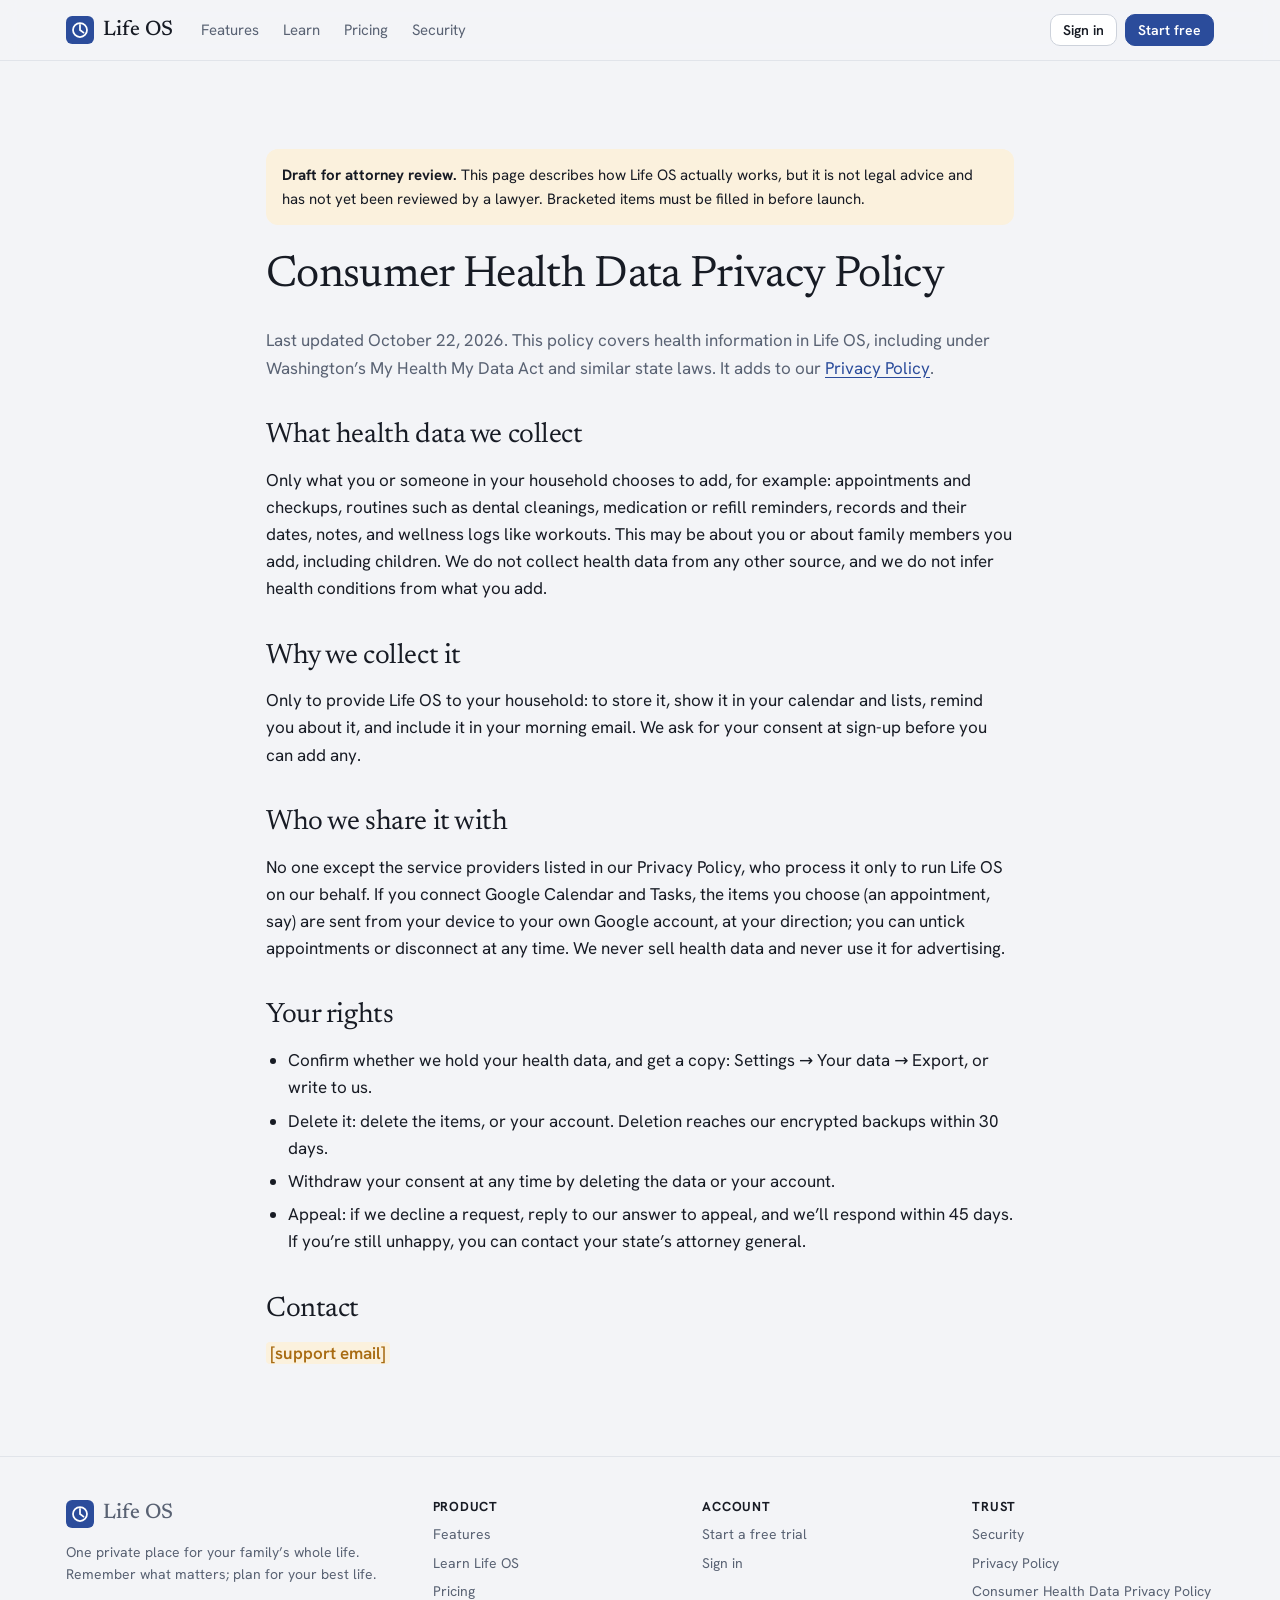
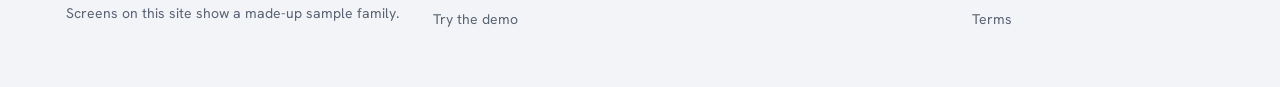
<file: health-privacy.html>
<!doctype html>
<html lang="en"><head><meta charset="utf-8"><meta name="viewport" content="width=device-width, initial-scale=1, viewport-fit=cover">
<meta http-equiv="Content-Security-Policy" content="default-src 'none'; script-src 'self'; style-src 'self' 'unsafe-inline'; font-src 'self'; img-src 'self' data:; base-uri 'none'; form-action 'none'; object-src 'none'">
<meta name="referrer" content="strict-origin-when-cross-origin">
<title>Consumer Health Data Privacy</title>
<meta name="claude:viewport-fit-sides" content="cover">
<meta name="description" content="How Life OS handles health information you choose to add.">
<link rel="icon" href="app/icon.svg" type="image/svg+xml">
<link rel="stylesheet" href="assets/site.css"></head><body><header class="site-head"><div class="wrap">
    <a class="logo" href="index.html" aria-label="Life OS home"><svg viewBox="0 0 64 64" aria-hidden="true"><rect width="64" height="64" rx="14" fill="var(--accent)"/><circle cx="32" cy="32" r="16" fill="none" stroke="var(--accent-ink)" stroke-width="4"/><path d="M32 20v12l8 6" stroke="var(--accent-ink)" stroke-width="4" stroke-linecap="round" fill="none"/></svg><b>Life OS</b></a>
    <nav class="nav" aria-label="Main"><a href="features.html" >Features</a><a href="learn.html" >Learn</a><a href="pricing.html" >Pricing</a><a href="security.html" >Security</a></nav>
    <div class="head-cta"><a class="btn sm signin" href="app/index.html">Sign in</a><a class="btn sm primary" href="app/index.html#signup">Start free</a></div>
  </div></header><main><section class="section"><div class="wrap doc"><div class="draft"><b>Draft for attorney review.</b> This page describes how Life OS actually works, but it is not legal advice and has not yet been reviewed by a lawyer. Bracketed items must be filled in before launch.</div>
<h1 style="font-size:clamp(34px,5vw,44px)">Consumer Health Data Privacy Policy</h1><p class="muted">Last updated October 22, 2026. This policy covers health information in Life OS, including under Washington’s My Health My Data Act and similar state laws. It adds to our <a href="privacy.html">Privacy Policy</a>.</p>
<h2>What health data we collect</h2><p>Only what you or someone in your household chooses to add, for example: appointments and checkups, routines such as dental cleanings, medication or refill reminders, records and their dates, notes, and wellness logs like workouts. This may be about you or about family members you add, including children. We do not collect health data from any other source, and we do not infer health conditions from what you add.</p>
<h2>Why we collect it</h2><p>Only to provide Life OS to your household: to store it, show it in your calendar and lists, remind you about it, and include it in your morning email. We ask for your consent at sign-up before you can add any.</p>
<h2>Who we share it with</h2><p>No one except the service providers listed in our Privacy Policy, who process it only to run Life OS on our behalf. If you connect Google Calendar and Tasks, the items you choose (an appointment, say) are sent from your device to your own Google account, at your direction; you can untick appointments or disconnect at any time. We never sell health data and never use it for advertising.</p>
<h2>Your rights</h2><ul><li>Confirm whether we hold your health data, and get a copy: Settings → Your data → Export, or write to us.</li><li>Delete it: delete the items, or your account. Deletion reaches our encrypted backups within 30 days.</li><li>Withdraw your consent at any time by deleting the data or your account.</li><li>Appeal: if we decline a request, reply to our answer to appeal, and we’ll respond within 45 days. If you’re still unhappy, you can contact your state’s attorney general.</li></ul>
<h2>Contact</h2><p><span class="todo">[support email]</span></p>
</div></section></main><footer class="site-foot"><div class="wrap">
    <div class="about" style="display:grid;gap:10px"><a class="logo" href="index.html"><svg viewBox="0 0 64 64" aria-hidden="true"><rect width="64" height="64" rx="14" fill="var(--accent)"/><circle cx="32" cy="32" r="16" fill="none" stroke="var(--accent-ink)" stroke-width="4"/><path d="M32 20v12l8 6" stroke="var(--accent-ink)" stroke-width="4" stroke-linecap="round" fill="none"/></svg><b>Life OS</b></a><p>One private place for your family’s whole life. Remember what matters; plan for your best life.</p><p class="small">Screens on this site show a made-up sample family.</p></div>
    <nav aria-label="Product"><b>Product</b><a href="features.html">Features</a><a href="learn.html">Learn Life OS</a><a href="pricing.html">Pricing</a><a href="app/index.html?demo=1">Try the demo</a></nav>
    <nav aria-label="Account"><b>Account</b><a href="app/index.html#signup">Start a free trial</a><a href="app/index.html">Sign in</a></nav>
    <nav aria-label="Legal"><b>Trust</b><a href="security.html">Security</a><a href="privacy.html">Privacy Policy</a><a href="health-privacy.html">Consumer Health Data Privacy Policy</a><a href="terms.html">Terms</a></nav>
  </div></footer><script src="assets/site.js" defer></script></body></html>
</file>
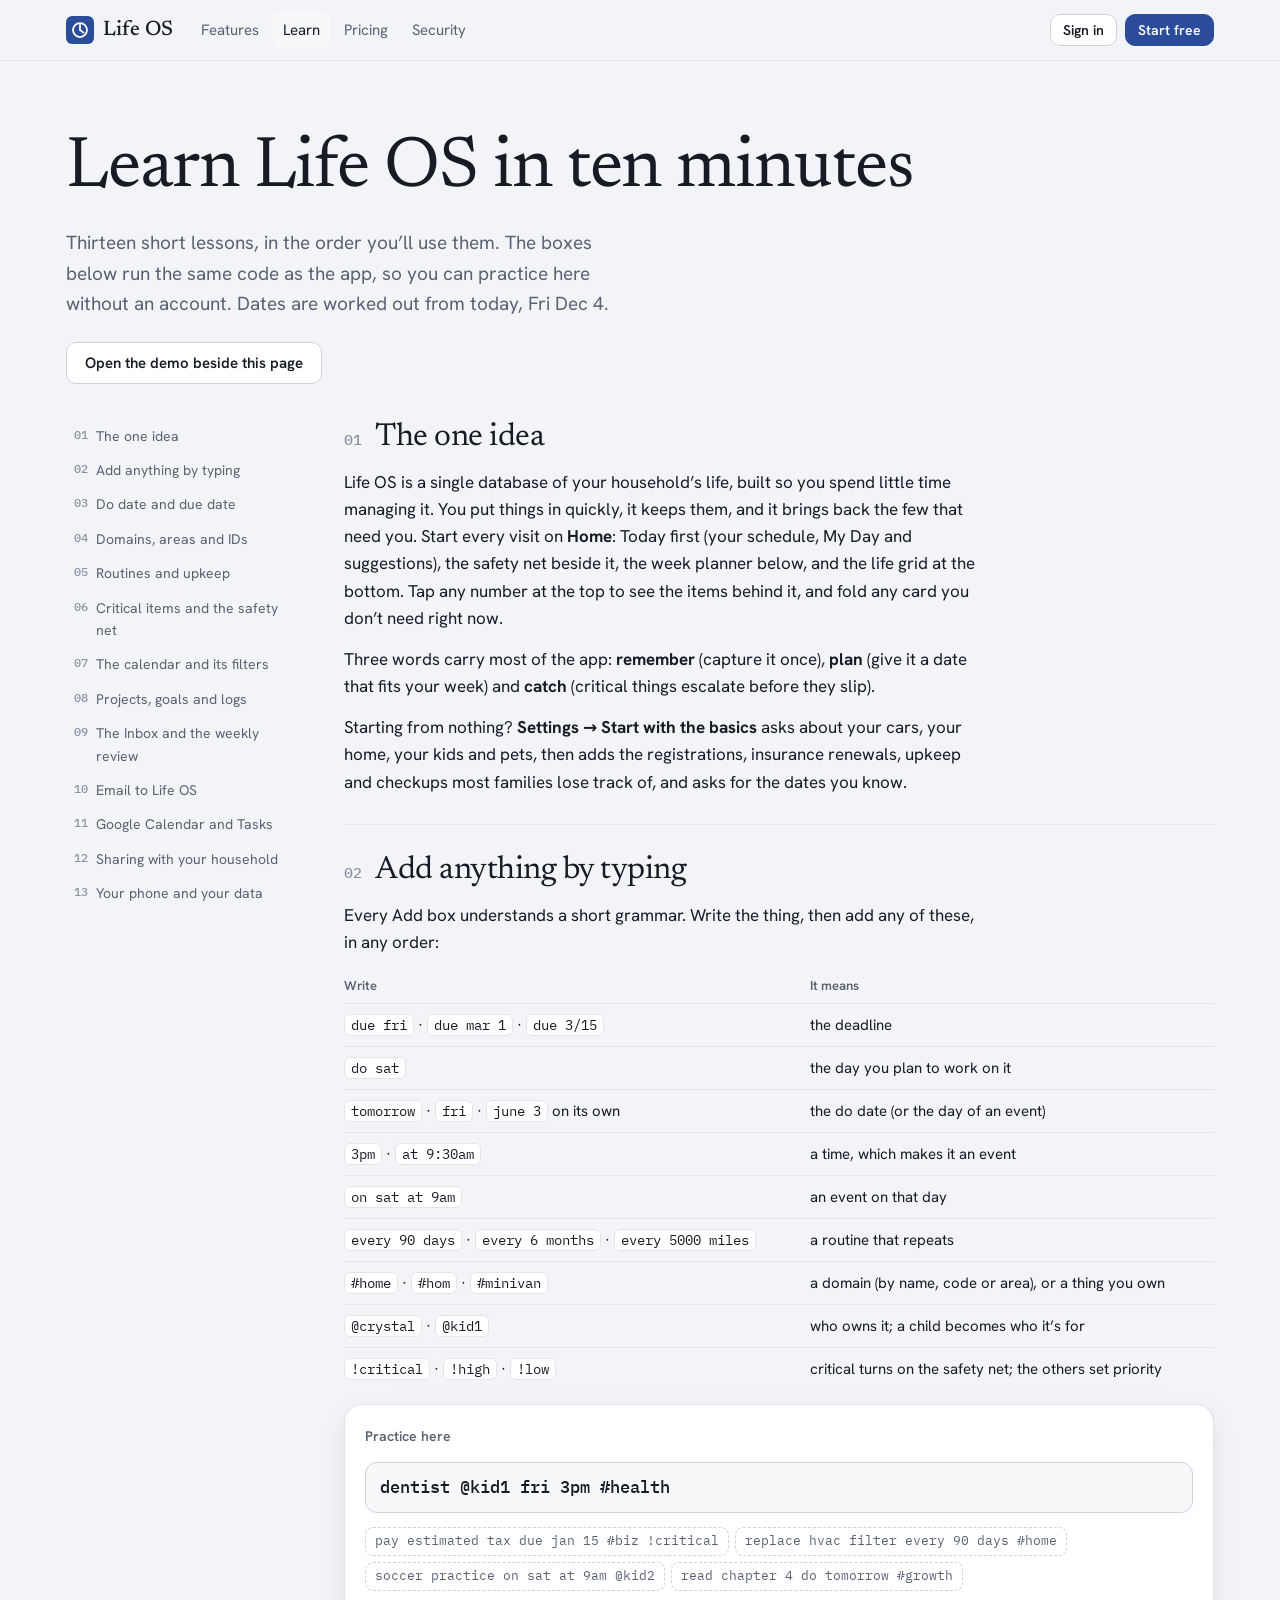
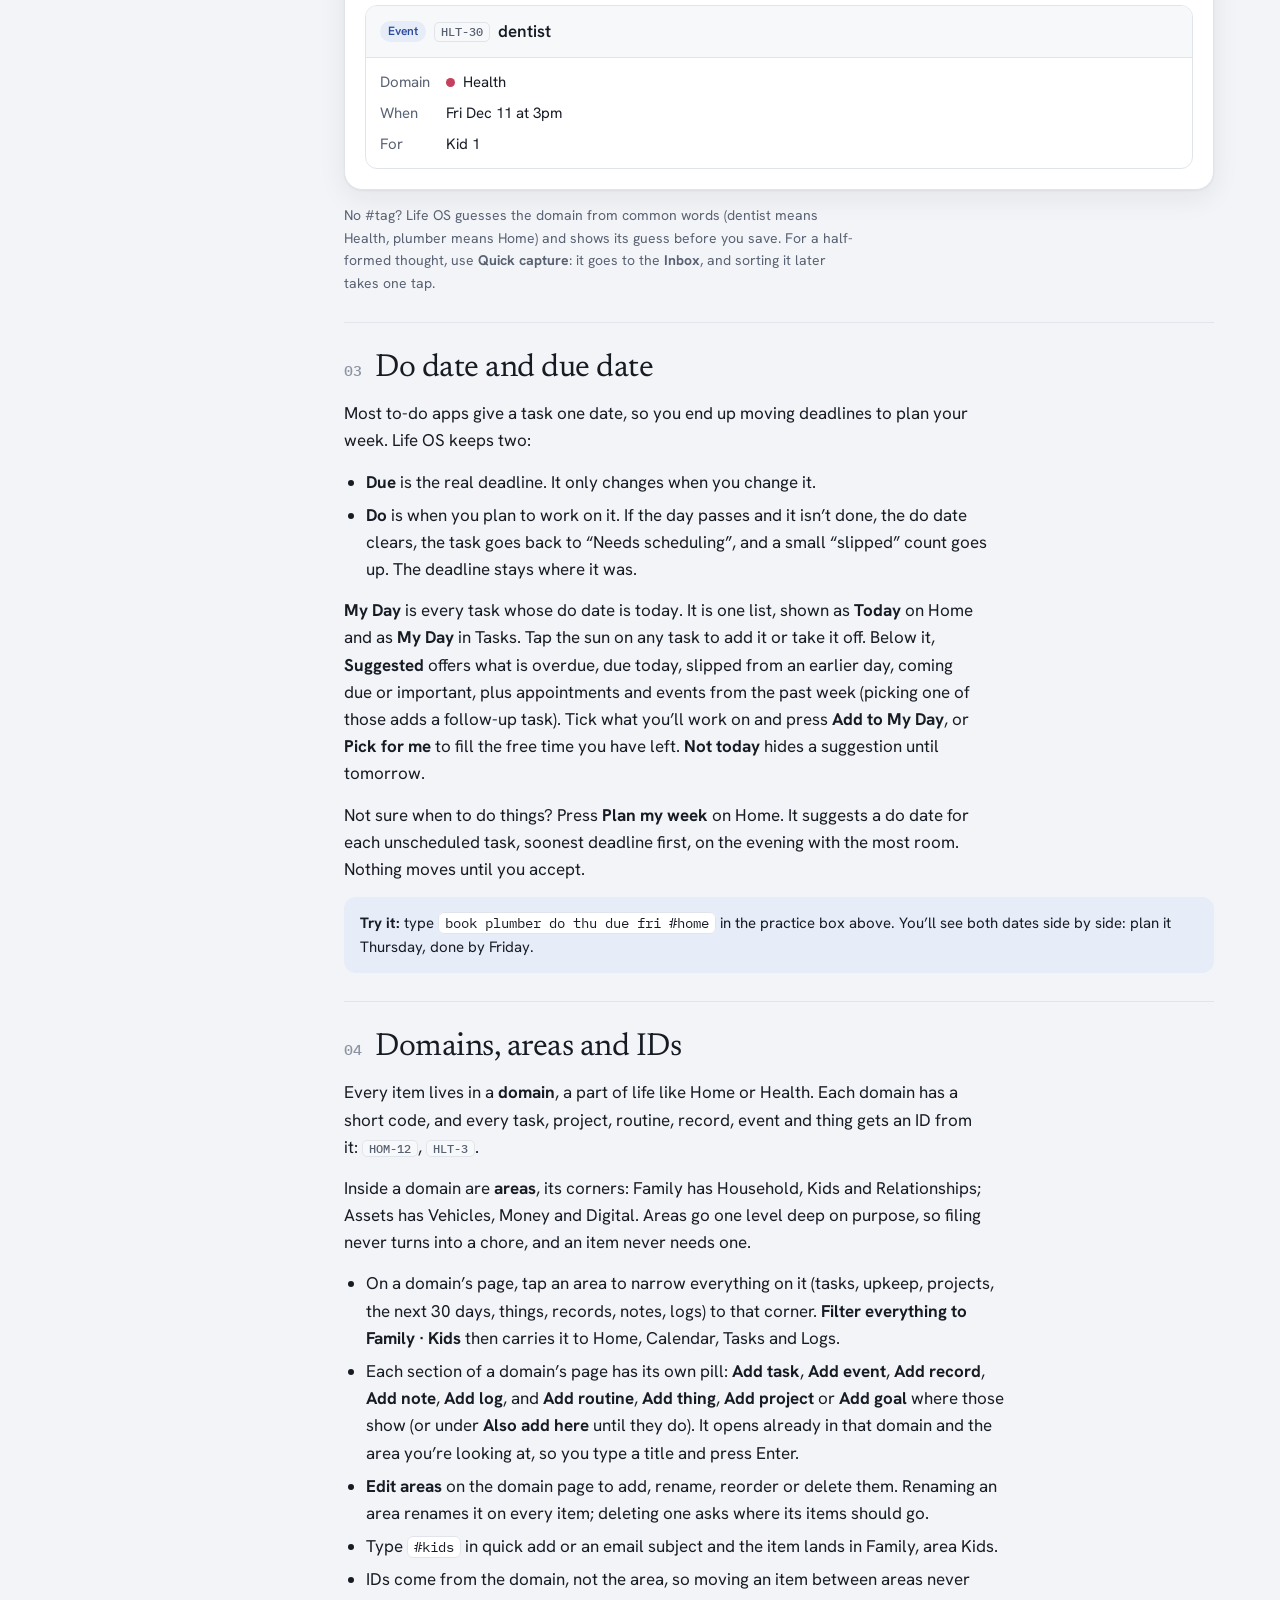
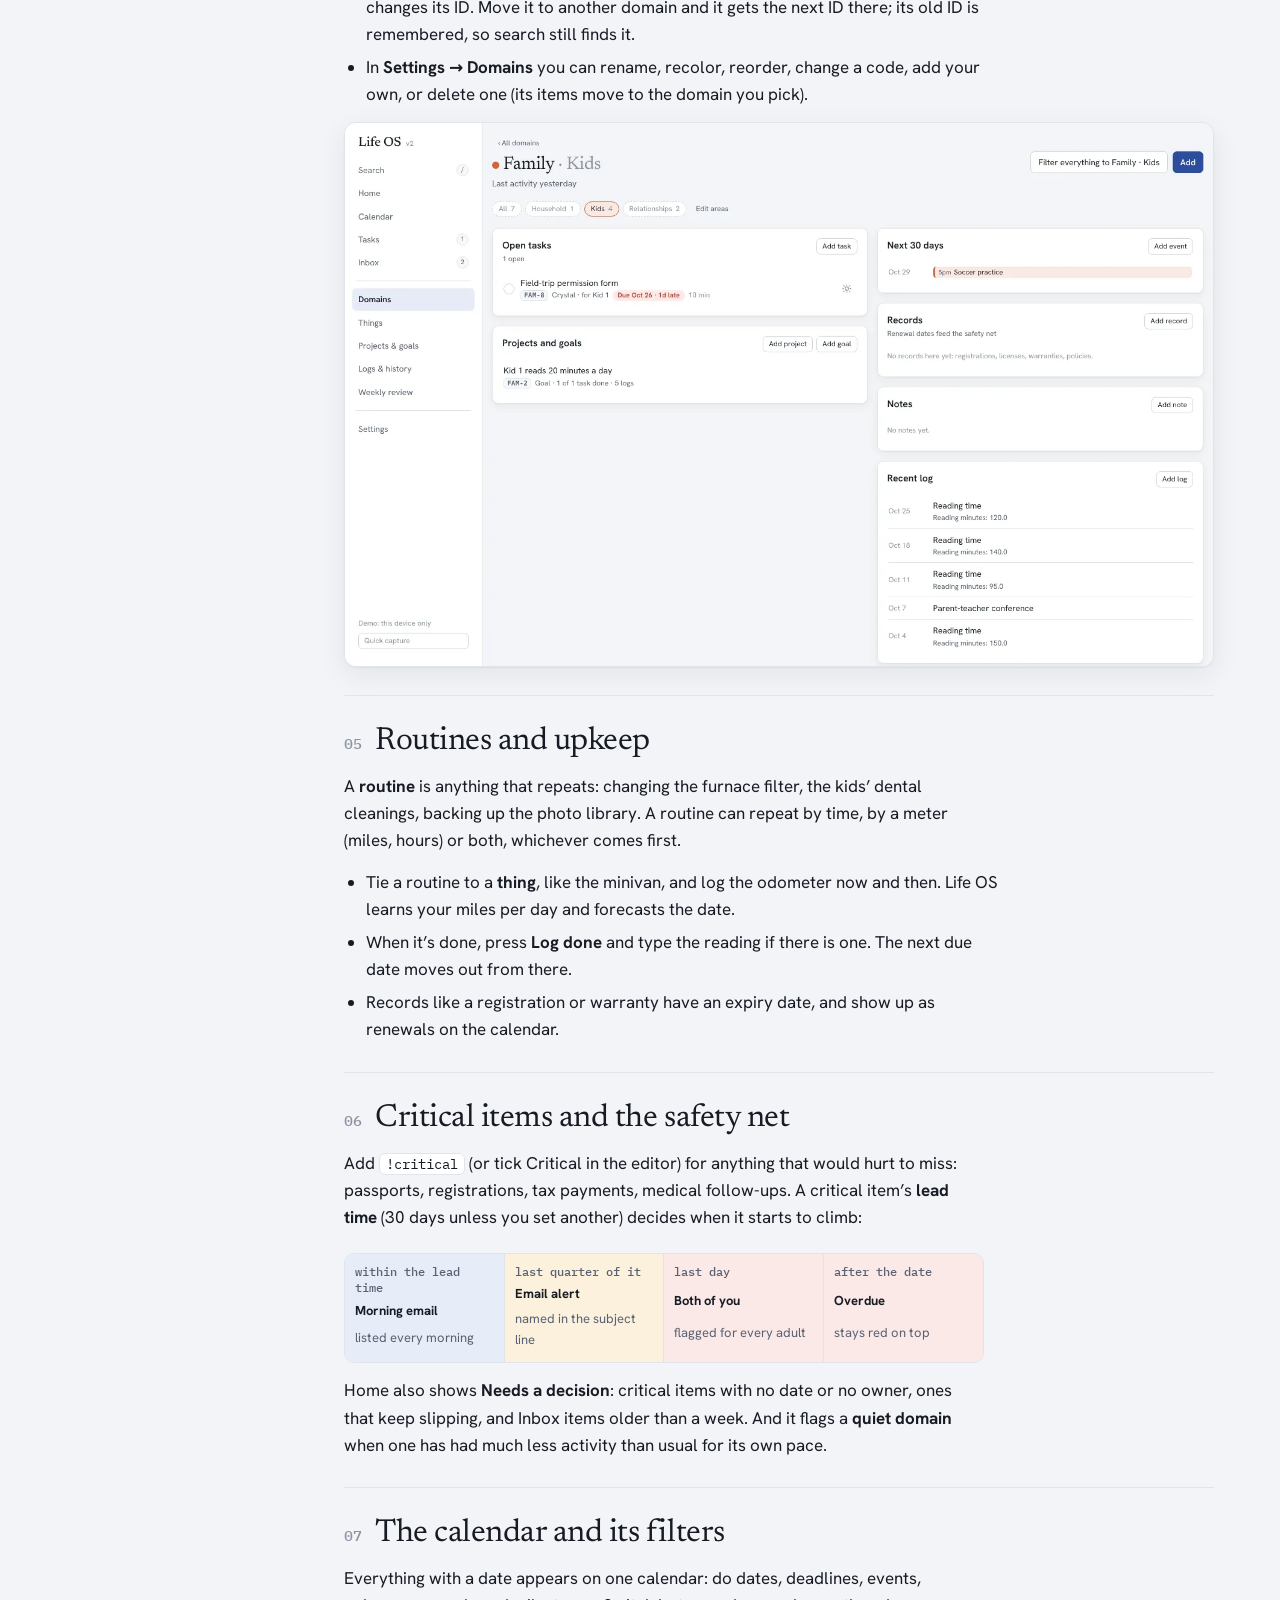
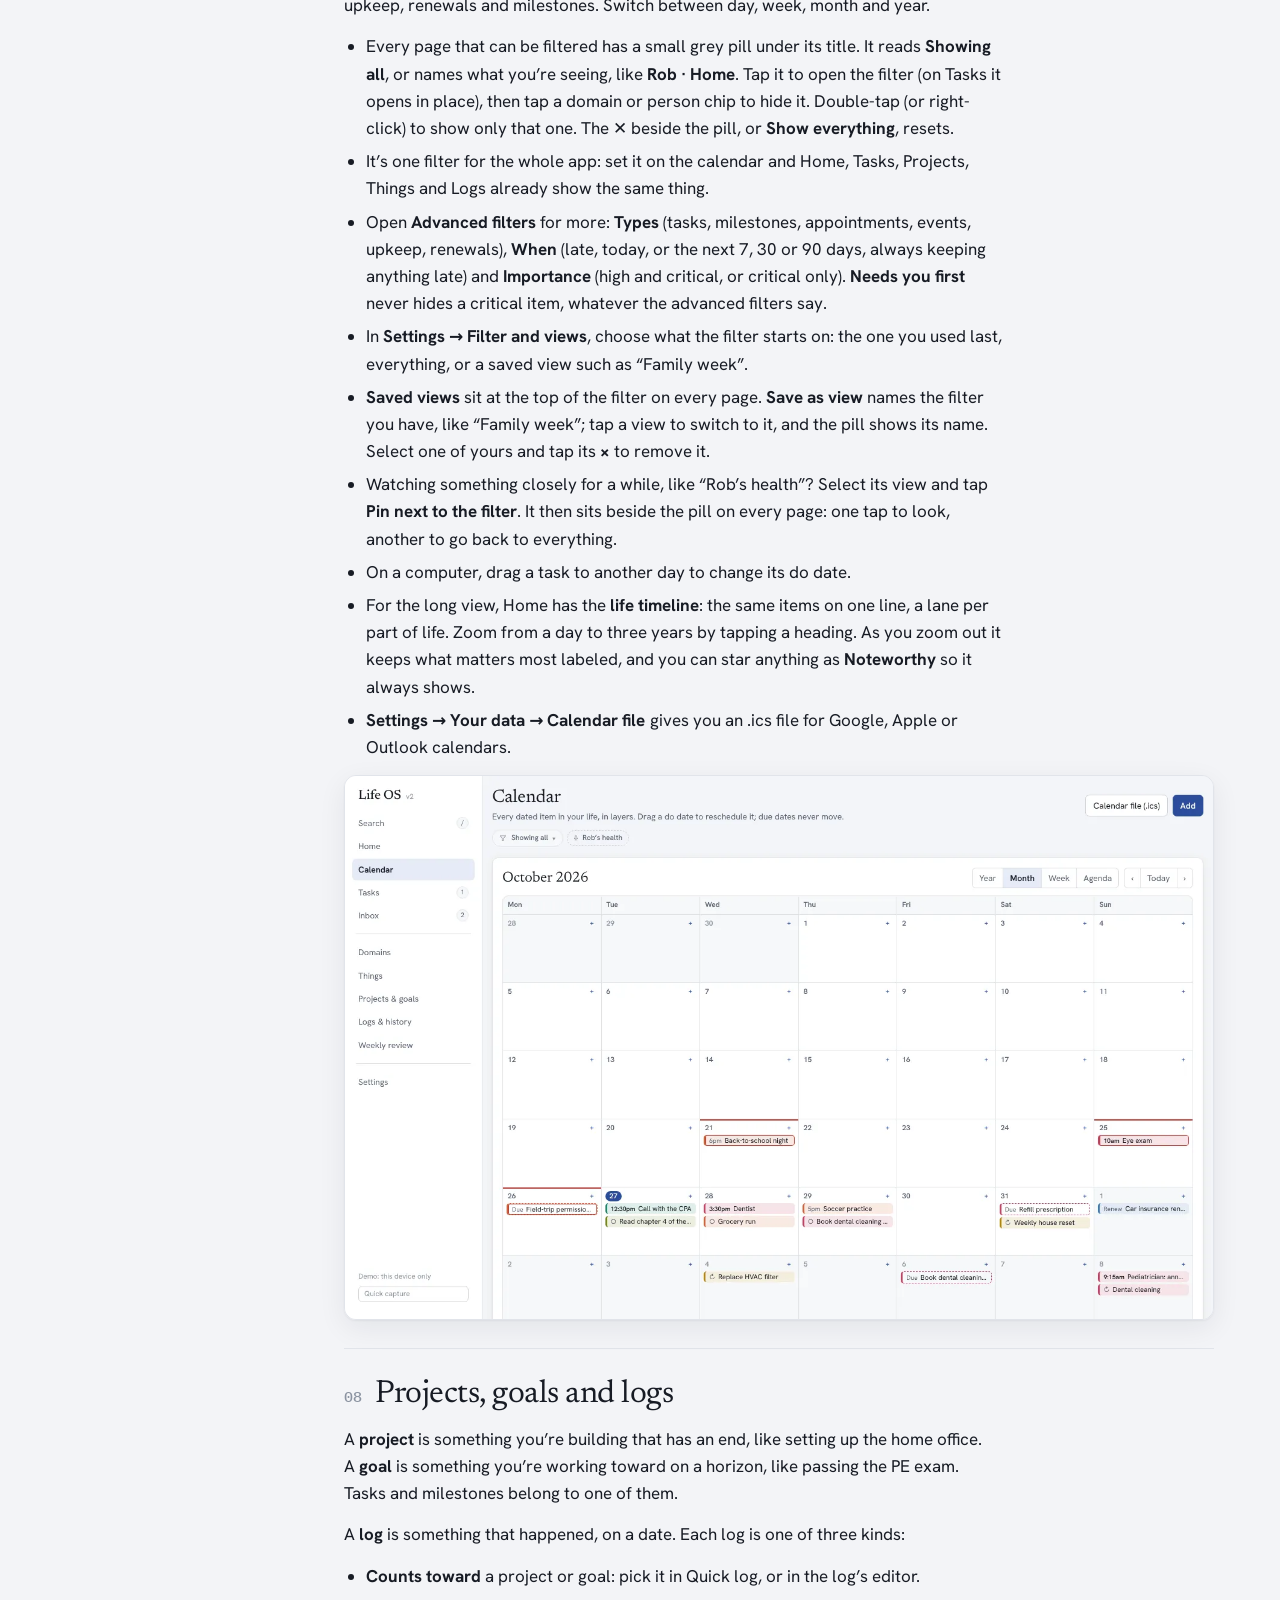
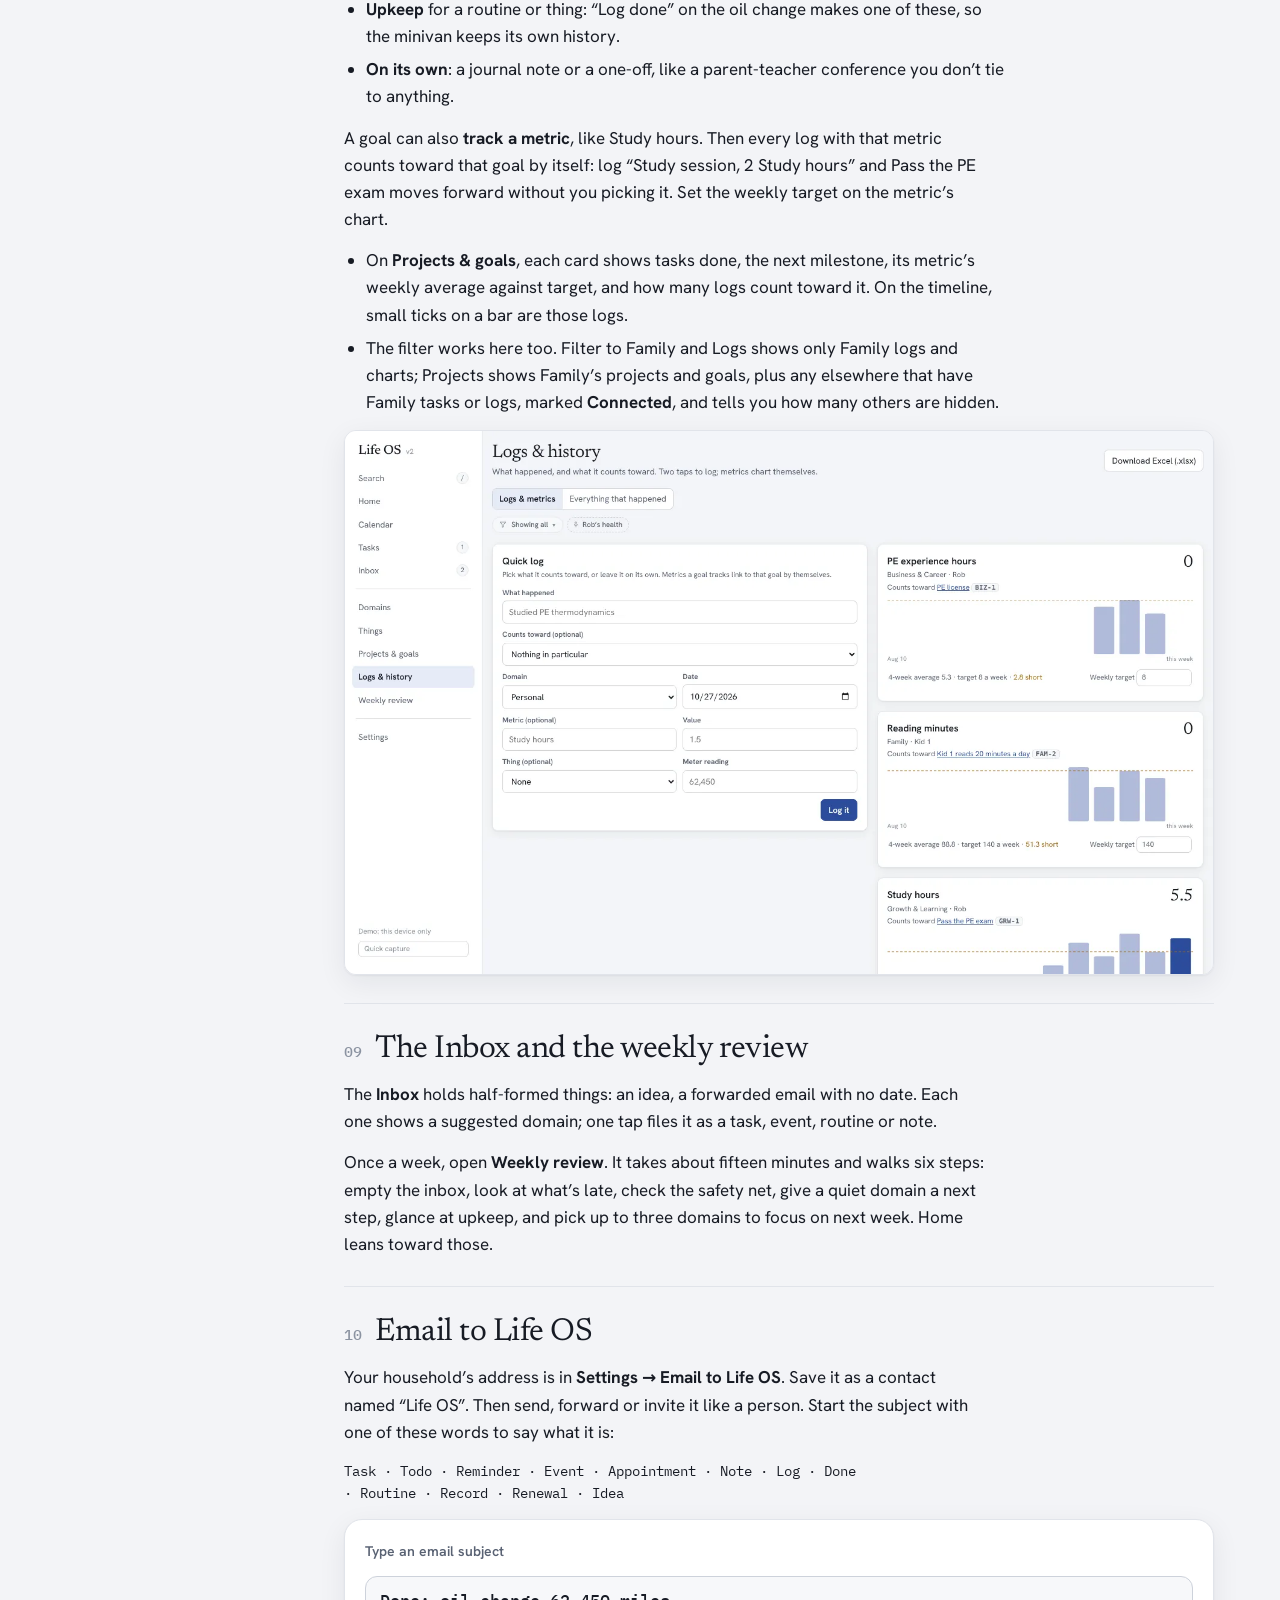
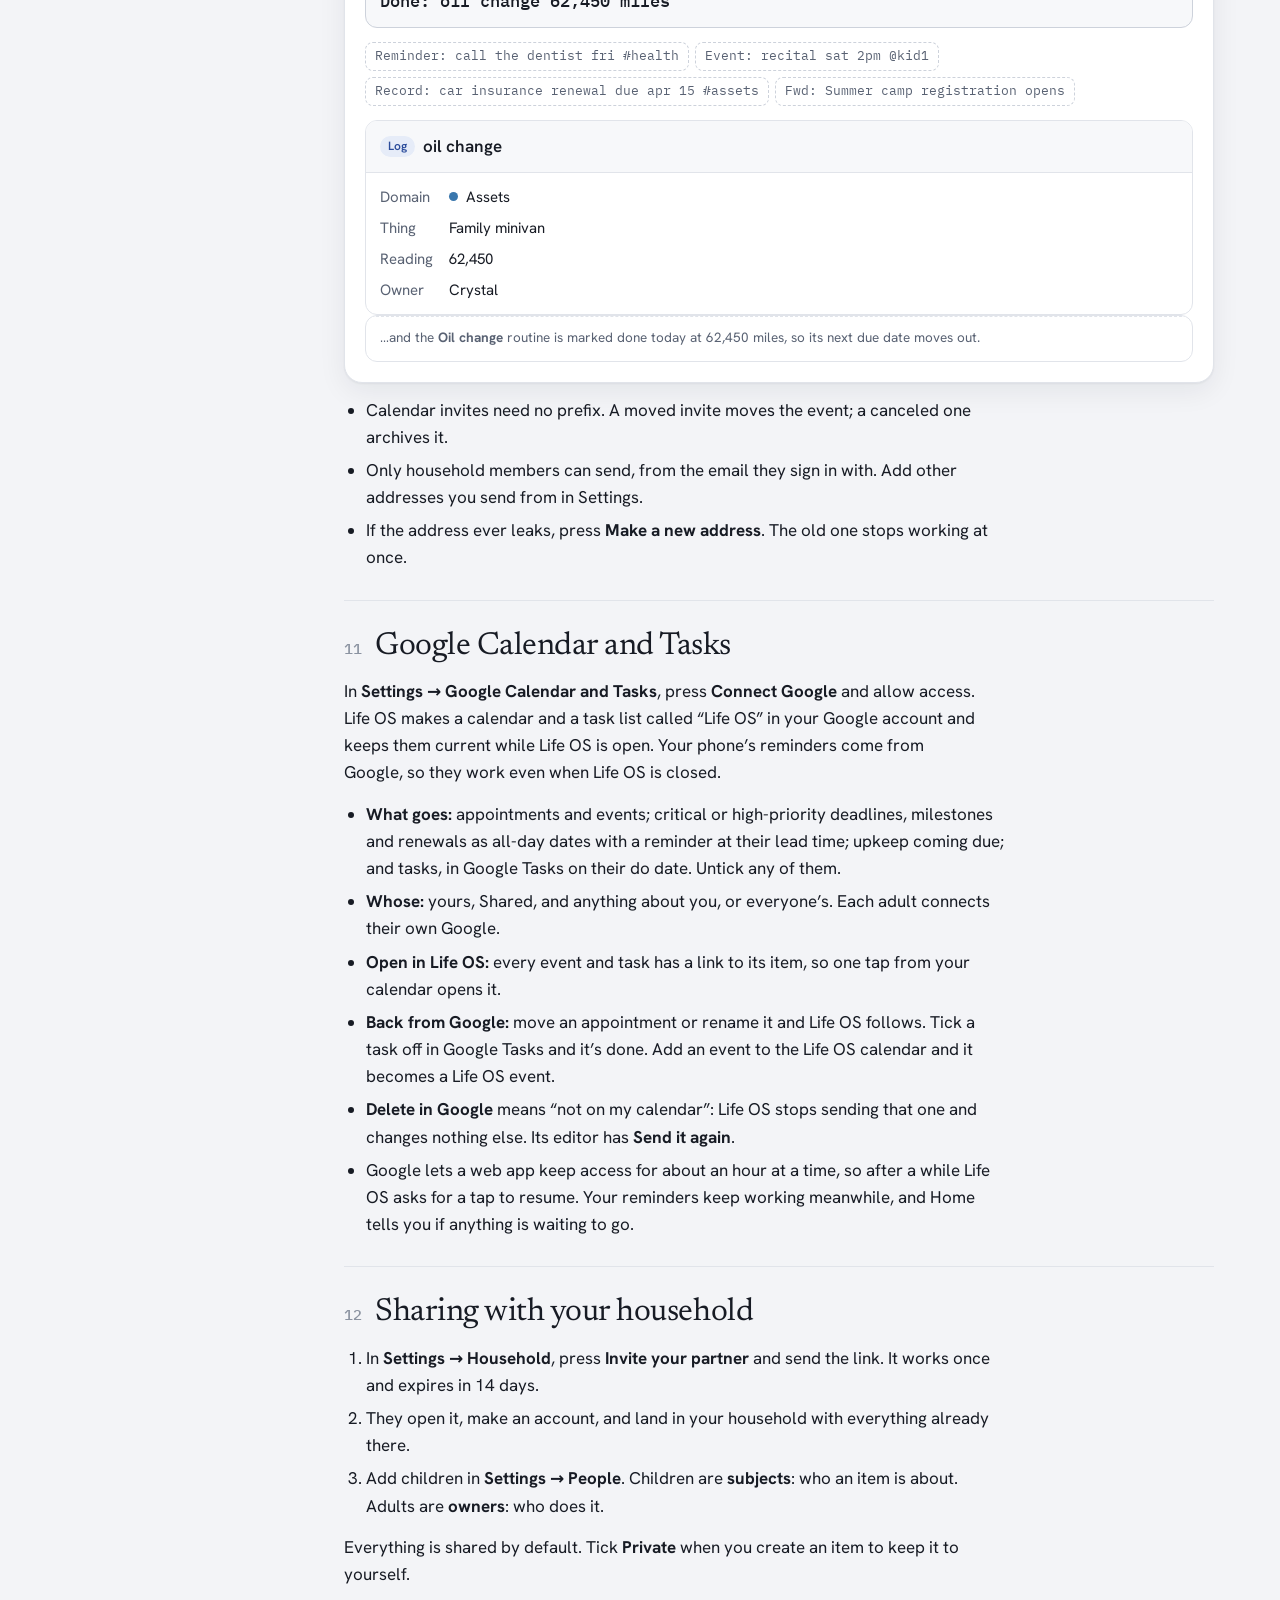
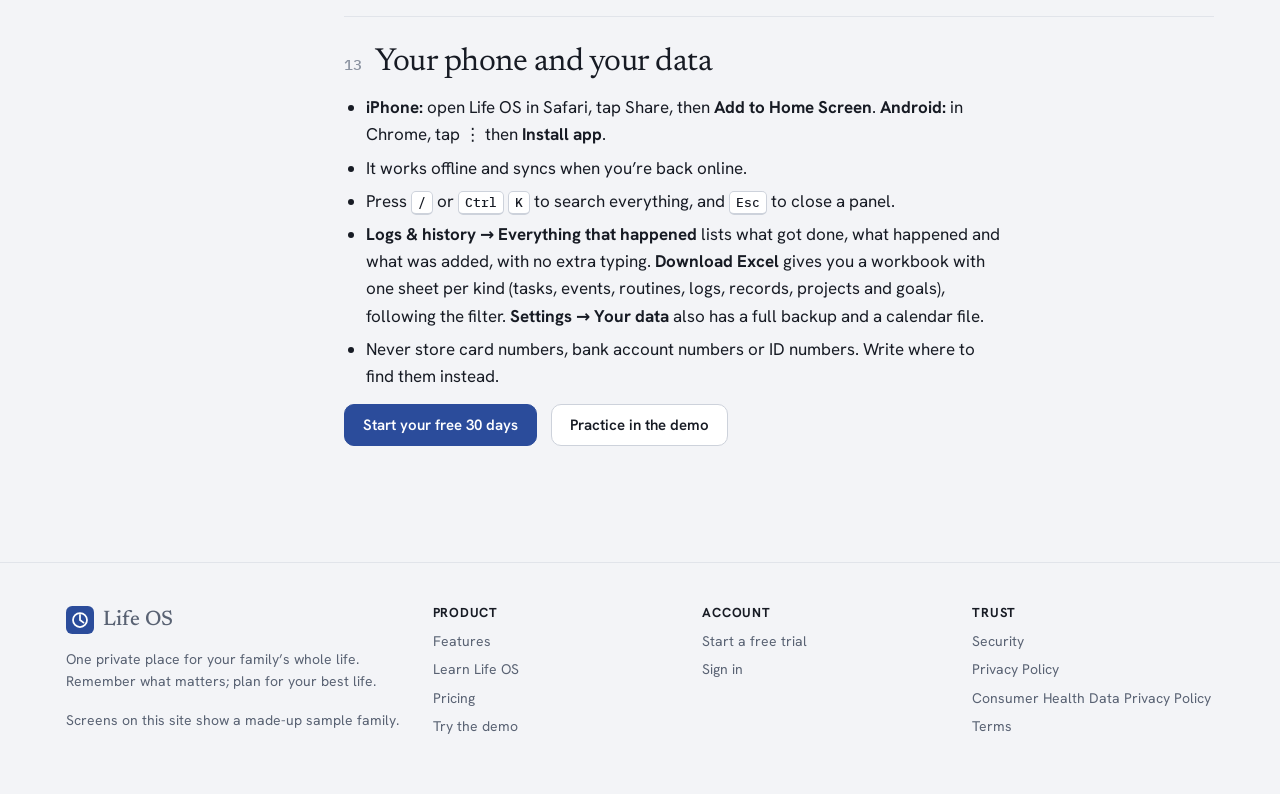
<file: learn.html>
<!doctype html>
<html lang="en"><head><meta charset="utf-8"><meta name="viewport" content="width=device-width, initial-scale=1, viewport-fit=cover">
<meta http-equiv="Content-Security-Policy" content="default-src 'none'; script-src 'self'; style-src 'self' 'unsafe-inline'; font-src 'self'; img-src 'self' data:; base-uri 'none'; form-action 'none'; object-src 'none'">
<meta name="referrer" content="strict-origin-when-cross-origin">
<title>Learn Life OS</title>
<meta name="claude:viewport-fit-sides" content="cover">
<meta name="description" content="A ten-minute guide to Life OS with live examples you can try, whether or not you have an account.">
<link rel="icon" href="app/icon.svg" type="image/svg+xml">
<link rel="stylesheet" href="assets/site.css"></head><body><header class="site-head"><div class="wrap">
    <a class="logo" href="index.html" aria-label="Life OS home"><svg viewBox="0 0 64 64" aria-hidden="true"><rect width="64" height="64" rx="14" fill="var(--accent)"/><circle cx="32" cy="32" r="16" fill="none" stroke="var(--accent-ink)" stroke-width="4"/><path d="M32 20v12l8 6" stroke="var(--accent-ink)" stroke-width="4" stroke-linecap="round" fill="none"/></svg><b>Life OS</b></a>
    <nav class="nav" aria-label="Main"><a href="features.html" >Features</a><a href="learn.html" aria-current="page">Learn</a><a href="pricing.html" >Pricing</a><a href="security.html" >Security</a></nav>
    <div class="head-cta"><a class="btn sm signin" href="app/index.html">Sign in</a><a class="btn sm primary" href="app/index.html#signup">Start free</a></div>
  </div></header><main>
<section class="hero" style="padding-bottom:12px"><div class="wrap" style="grid-template-columns:minmax(0,1fr)"><div class="hero-copy"><h1>Learn Life OS in ten minutes</h1><p class="lede">Thirteen short lessons, in the order you’ll use them. The boxes below run the same code as the app, so you can practice here without an account. Dates are worked out from today, <span data-today></span>.</p>
<div class="cta-row"><a class="btn" href="app/index.html?demo=1">Open the demo beside this page</a></div></div></div></section>
<section class="section" style="padding-top:24px"><div class="wrap learn">
  <nav class="toc" aria-label="Lessons"><a href="#idea"><span class="n">01</span>The one idea</a><a href="#typing"><span class="n">02</span>Add anything by typing</a><a href="#dates"><span class="n">03</span>Do date and due date</a><a href="#domains"><span class="n">04</span>Domains, areas and IDs</a><a href="#routines"><span class="n">05</span>Routines and upkeep</a><a href="#critical"><span class="n">06</span>Critical items and the safety net</a><a href="#calendar"><span class="n">07</span>The calendar and its filters</a><a href="#plans"><span class="n">08</span>Projects, goals and logs</a><a href="#review"><span class="n">09</span>The Inbox and the weekly review</a><a href="#email"><span class="n">10</span>Email to Life OS</a><a href="#google"><span class="n">11</span>Google Calendar and Tasks</a><a href="#sharing"><span class="n">12</span>Sharing with your household</a><a href="#data"><span class="n">13</span>Your phone and your data</a></nav>
  <div>
  <article class="lesson" id="idea"><h2><span class="n">01</span>The one idea</h2>
    <p>Life OS is a single database of your household’s life, built so you spend little time managing it. You put things in quickly, it keeps them, and it brings back the few that need you. Start every visit on <b>Home</b>: Today first (your schedule, My Day and suggestions), the safety net beside it, the week planner below, and the life grid at the bottom. Tap any number at the top to see the items behind it, and fold any card you don’t need right now.</p>
    <p>Three words carry most of the app: <b>remember</b> (capture it once), <b>plan</b> (give it a date that fits your week) and <b>catch</b> (critical things escalate before they slip).</p>
    <p>Starting from nothing? <b>Settings → Start with the basics</b> asks about your cars, your home, your kids and pets, then adds the registrations, insurance renewals, upkeep and checkups most families lose track of, and asks for the dates you know.</p></article>

  <article class="lesson" id="typing"><h2><span class="n">02</span>Add anything by typing</h2>
    <p>Every Add box understands a short grammar. Write the thing, then add any of these, in any order:</p>
    <div class="table-scroll"><table class="grammar"><thead><tr><th>Write</th><th>It means</th></tr></thead><tbody>
      <tr><td><code>due fri</code> · <code>due mar 1</code> · <code>due 3/15</code></td><td>the deadline</td></tr>
      <tr><td><code>do sat</code></td><td>the day you plan to work on it</td></tr>
      <tr><td><code>tomorrow</code> · <code>fri</code> · <code>june 3</code> on its own</td><td>the do date (or the day of an event)</td></tr>
      <tr><td><code>3pm</code> · <code>at 9:30am</code></td><td>a time, which makes it an event</td></tr>
      <tr><td><code>on sat at 9am</code></td><td>an event on that day</td></tr>
      <tr><td><code>every 90 days</code> · <code>every 6 months</code> · <code>every 5000 miles</code></td><td>a routine that repeats</td></tr>
      <tr><td><code>#home</code> · <code>#hom</code> · <code>#minivan</code></td><td>a domain (by name, code or area), or a thing you own</td></tr>
      <tr><td><code>@crystal</code> · <code>@kid1</code></td><td>who owns it; a child becomes who it’s for</td></tr>
      <tr><td><code>!critical</code> · <code>!high</code> · <code>!low</code></td><td>critical turns on the safety net; the others set priority</td></tr>
    </tbody></table></div>
    <div class="sandbox" data-sandbox="quick">
    <label for="qa-4">Practice here</label>
    <input id="qa-4" value="dentist @kid1 fri 3pm #health" autocomplete="off" spellcheck="false">
    <div class="examples"><button type="button" data-example="pay estimated tax due jan 15 #biz !critical">pay estimated tax due jan 15 #biz !critical</button><button type="button" data-example="replace hvac filter every 90 days #home">replace hvac filter every 90 days #home</button><button type="button" data-example="soccer practice on sat at 9am @kid2">soccer practice on sat at 9am @kid2</button><button type="button" data-example="read chapter 4 do tomorrow #growth">read chapter 4 do tomorrow #growth</button></div>
    <div data-out></div></div>
    <p class="small muted">No #tag? Life OS guesses the domain from common words (dentist means Health, plumber means Home) and shows its guess before you save. For a half-formed thought, use <b>Quick capture</b>: it goes to the <b>Inbox</b>, and sorting it later takes one tap.</p></article>

  <article class="lesson" id="dates"><h2><span class="n">03</span>Do date and due date</h2>
    <p>Most to-do apps give a task one date, so you end up moving deadlines to plan your week. Life OS keeps two:</p>
    <ul><li><b>Due</b> is the real deadline. It only changes when you change it.</li><li><b>Do</b> is when you plan to work on it. If the day passes and it isn’t done, the do date clears, the task goes back to “Needs scheduling”, and a small “slipped” count goes up. The deadline stays where it was.</li></ul>
    <p><b>My Day</b> is every task whose do date is today. It is one list, shown as <b>Today</b> on Home and as <b>My Day</b> in Tasks. Tap the sun on any task to add it or take it off. Below it, <b>Suggested</b> offers what is overdue, due today, slipped from an earlier day, coming due or important, plus appointments and events from the past week (picking one of those adds a follow-up task). Tick what you’ll work on and press <b>Add to My Day</b>, or <b>Pick for me</b> to fill the free time you have left. <b>Not today</b> hides a suggestion until tomorrow.</p>
    <p>Not sure when to do things? Press <b>Plan my week</b> on Home. It suggests a do date for each unscheduled task, soonest deadline first, on the evening with the most room. Nothing moves until you accept.</p>
    <div class="try"><b>Try it:</b> type <code>book plumber do thu due fri #home</code> in the practice box above. You’ll see both dates side by side: plan it Thursday, done by Friday.</div></article>

  <article class="lesson" id="domains"><h2><span class="n">04</span>Domains, areas and IDs</h2>
    <p>Every item lives in a <b>domain</b>, a part of life like Home or Health. Each domain has a short code, and every task, project, routine, record, event and thing gets an ID from it: <span class="ref">HOM-12</span>, <span class="ref">HLT-3</span>.</p>
    <p>Inside a domain are <b>areas</b>, its corners: Family has Household, Kids and Relationships; Assets has Vehicles, Money and Digital. Areas go one level deep on purpose, so filing never turns into a chore, and an item never needs one.</p>
    <ul><li>On a domain’s page, tap an area to narrow everything on it (tasks, upkeep, projects, the next 30 days, things, records, notes, logs) to that corner. <b>Filter everything to Family · Kids</b> then carries it to Home, Calendar, Tasks and Logs.</li><li>Each section of a domain’s page has its own pill: <b>Add task</b>, <b>Add event</b>, <b>Add record</b>, <b>Add note</b>, <b>Add log</b>, and <b>Add routine</b>, <b>Add thing</b>, <b>Add project</b> or <b>Add goal</b> where those show (or under <b>Also add here</b> until they do). It opens already in that domain and the area you’re looking at, so you type a title and press Enter.</li>
      <li><b>Edit areas</b> on the domain page to add, rename, reorder or delete them. Renaming an area renames it on every item; deleting one asks where its items should go.</li>
      <li>Type <code>#kids</code> in quick add or an email subject and the item lands in Family, area Kids.</li>
      <li>IDs come from the domain, not the area, so moving an item between areas never changes its ID. Move it to another domain and it gets the next ID there; its old ID is remembered, so search still finds it.</li>
      <li>In <b>Settings → Domains</b> you can rename, recolor, reorder, change a code, add your own, or delete one (its items move to the domain you pick).</li></ul>
    <div class="shot"><picture><img src="assets/shots/domain-desktop.webp" alt="The Family domain page narrowed to the Kids area" width="1440" height="900" loading="lazy"></picture></div></article>

  <article class="lesson" id="routines"><h2><span class="n">05</span>Routines and upkeep</h2>
    <p>A <b>routine</b> is anything that repeats: changing the furnace filter, the kids’ dental cleanings, backing up the photo library. A routine can repeat by time, by a meter (miles, hours) or both, whichever comes first.</p>
    <ul><li>Tie a routine to a <b>thing</b>, like the minivan, and log the odometer now and then. Life OS learns your miles per day and forecasts the date.</li><li>When it’s done, press <b>Log done</b> and type the reading if there is one. The next due date moves out from there.</li><li>Records like a registration or warranty have an expiry date, and show up as renewals on the calendar.</li></ul></article>

  <article class="lesson" id="critical"><h2><span class="n">06</span>Critical items and the safety net</h2>
    <p>Add <code>!critical</code> (or tick Critical in the editor) for anything that would hurt to miss: passports, registrations, tax payments, medical follow-ups. A critical item’s <b>lead time</b> (30 days unless you set another) decides when it starts to climb:</p>
    <div class="ladder" style="max-width:640px"><div class="rung s1"><span class="when">within the lead time</span><b>Morning email</b>listed every morning</div><div class="rung s2"><span class="when">last quarter of it</span><b>Email alert</b>named in the subject line</div><div class="rung s3"><span class="when">last day</span><b>Both of you</b>flagged for every adult</div><div class="rung s4"><span class="when">after the date</span><b>Overdue</b>stays red on top</div></div>
    <p>Home also shows <b>Needs a decision</b>: critical items with no date or no owner, ones that keep slipping, and Inbox items older than a week. And it flags a <b>quiet domain</b> when one has had much less activity than usual for its own pace.</p></article>

  <article class="lesson" id="calendar"><h2><span class="n">07</span>The calendar and its filters</h2>
    <p>Everything with a date appears on one calendar: do dates, deadlines, events, upkeep, renewals and milestones. Switch between day, week, month and year.</p>
    <ul><li>Every page that can be filtered has a small grey pill under its title. It reads <b>Showing all</b>, or names what you’re seeing, like <b>Rob · Home</b>. Tap it to open the filter (on Tasks it opens in place), then tap a domain or person chip to hide it. Double-tap (or right-click) to show only that one. The <b>✕</b> beside the pill, or <b>Show everything</b>, resets.</li><li>It’s one filter for the whole app: set it on the calendar and Home, Tasks, Projects, Things and Logs already show the same thing.</li><li>Open <b>Advanced filters</b> for more: <b>Types</b> (tasks, milestones, appointments, events, upkeep, renewals), <b>When</b> (late, today, or the next 7, 30 or 90 days, always keeping anything late) and <b>Importance</b> (high and critical, or critical only). <b>Needs you first</b> never hides a critical item, whatever the advanced filters say.</li><li>In <b>Settings → Filter and views</b>, choose what the filter starts on: the one you used last, everything, or a saved view such as “Family week”.</li><li><b>Saved views</b> sit at the top of the filter on every page. <b>Save as view</b> names the filter you have, like “Family week”; tap a view to switch to it, and the pill shows its name. Select one of yours and tap its <b>×</b> to remove it.</li><li>Watching something closely for a while, like “Rob’s health”? Select its view and tap <b>Pin next to the filter</b>. It then sits beside the pill on every page: one tap to look, another to go back to everything.</li><li>On a computer, drag a task to another day to change its do date.</li><li>For the long view, Home has the <b>life timeline</b>: the same items on one line, a lane per part of life. Zoom from a day to three years by tapping a heading. As you zoom out it keeps what matters most labeled, and you can star anything as <b>Noteworthy</b> so it always shows.</li><li><b>Settings → Your data → Calendar file</b> gives you an .ics file for Google, Apple or Outlook calendars.</li></ul>
    <div class="shot"><picture><img src="assets/shots/calendar-desktop.webp" alt="The Life OS calendar" width="1440" height="900" loading="lazy"></picture></div></article>

  <article class="lesson" id="plans"><h2><span class="n">08</span>Projects, goals and logs</h2>
    <p>A <b>project</b> is something you’re building that has an end, like setting up the home office. A <b>goal</b> is something you’re working toward on a horizon, like passing the PE exam. Tasks and milestones belong to one of them.</p>
    <p>A <b>log</b> is something that happened, on a date. Each log is one of three kinds:</p>
    <ul><li><b>Counts toward</b> a project or goal: pick it in Quick log, or in the log’s editor.</li><li><b>Upkeep</b> for a routine or thing: “Log done” on the oil change makes one of these, so the minivan keeps its own history.</li><li><b>On its own</b>: a journal note or a one-off, like a parent-teacher conference you don’t tie to anything.</li></ul>
    <p>A goal can also <b>track a metric</b>, like Study hours. Then every log with that metric counts toward that goal by itself: log “Study session, 2 Study hours” and Pass the PE exam moves forward without you picking it. Set the weekly target on the metric’s chart.</p>
    <ul><li>On <b>Projects &amp; goals</b>, each card shows tasks done, the next milestone, its metric’s weekly average against target, and how many logs count toward it. On the timeline, small ticks on a bar are those logs.</li><li>The filter works here too. Filter to Family and Logs shows only Family logs and charts; Projects shows Family’s projects and goals, plus any elsewhere that have Family tasks or logs, marked <b>Connected</b>, and tells you how many others are hidden.</li></ul>
    <div class="shot"><picture><img src="assets/shots/logs-desktop.webp" alt="Logs and metrics, each log showing what it counts toward" width="1440" height="900" loading="lazy"></picture></div></article>

  <article class="lesson" id="review"><h2><span class="n">09</span>The Inbox and the weekly review</h2>
    <p>The <b>Inbox</b> holds half-formed things: an idea, a forwarded email with no date. Each one shows a suggested domain; one tap files it as a task, event, routine or note.</p>
    <p>Once a week, open <b>Weekly review</b>. It takes about fifteen minutes and walks six steps: empty the inbox, look at what’s late, check the safety net, give a quiet domain a next step, glance at upkeep, and pick up to three domains to focus on next week. Home leans toward those.</p></article>

  <article class="lesson" id="email"><h2><span class="n">10</span>Email to Life OS</h2>
    <p>Your household’s address is in <b>Settings → Email to Life OS</b>. Save it as a contact named “Life OS”. Then send, forward or invite it like a person. Start the subject with one of these words to say what it is:</p>
    <p class="mono small">Task · Todo · Reminder · Event · Appointment · Note · Log · Done · Routine · Record · Renewal · Idea</p>
    <div class="sandbox" data-sandbox="email"><label for="mail-subject">Type an email subject</label><input id="mail-subject" value="Done: oil change 62,450 miles" autocomplete="off" spellcheck="false">
      <div class="examples"><button type="button" data-example="Reminder: call the dentist fri #health">Reminder: call the dentist fri #health</button><button type="button" data-example="Event: recital sat 2pm @kid1">Event: recital sat 2pm @kid1</button><button type="button" data-example="Record: car insurance renewal due apr 15 #assets">Record: car insurance renewal due apr 15 #assets</button><button type="button" data-example="Fwd: Summer camp registration opens">Fwd: Summer camp registration opens</button></div><div data-out></div></div>
    <ul><li>Calendar invites need no prefix. A moved invite moves the event; a canceled one archives it.</li><li>Only household members can send, from the email they sign in with. Add other addresses you send from in Settings.</li><li>If the address ever leaks, press <b>Make a new address</b>. The old one stops working at once.</li></ul></article>

  <article class="lesson" id="google"><h2><span class="n">11</span>Google Calendar and Tasks</h2>
    <p>In <b>Settings → Google Calendar and Tasks</b>, press <b>Connect Google</b> and allow access. Life OS makes a calendar and a task list called “Life OS” in your Google account and keeps them current while Life OS is open. Your phone’s reminders come from Google, so they work even when Life OS is closed.</p>
    <ul><li><b>What goes:</b> appointments and events; critical or high-priority deadlines, milestones and renewals as all-day dates with a reminder at their lead time; upkeep coming due; and tasks, in Google Tasks on their do date. Untick any of them.</li>
      <li><b>Whose:</b> yours, Shared, and anything about you, or everyone’s. Each adult connects their own Google.</li>
      <li><b>Open in Life OS:</b> every event and task has a link to its item, so one tap from your calendar opens it.</li>
      <li><b>Back from Google:</b> move an appointment or rename it and Life OS follows. Tick a task off in Google Tasks and it’s done. Add an event to the Life OS calendar and it becomes a Life OS event.</li>
      <li><b>Delete in Google</b> means “not on my calendar”: Life OS stops sending that one and changes nothing else. Its editor has <b>Send it again</b>.</li>
      <li>Google lets a web app keep access for about an hour at a time, so after a while Life OS asks for a tap to resume. Your reminders keep working meanwhile, and Home tells you if anything is waiting to go.</li></ul></article>

  <article class="lesson" id="sharing"><h2><span class="n">12</span>Sharing with your household</h2>
    <ol><li>In <b>Settings → Household</b>, press <b>Invite your partner</b> and send the link. It works once and expires in 14 days.</li><li>They open it, make an account, and land in your household with everything already there.</li><li>Add children in <b>Settings → People</b>. Children are <b>subjects</b>: who an item is about. Adults are <b>owners</b>: who does it.</li></ol>
    <p>Everything is shared by default. Tick <b>Private</b> when you create an item to keep it to yourself.</p></article>

  <article class="lesson" id="data"><h2><span class="n">13</span>Your phone and your data</h2>
    <ul><li><b>iPhone:</b> open Life OS in Safari, tap Share, then <b>Add to Home Screen</b>. <b>Android:</b> in Chrome, tap ⋮ then <b>Install app</b>.</li><li>It works offline and syncs when you’re back online.</li><li>Press <kbd>/</kbd> or <kbd>Ctrl</kbd> <kbd>K</kbd> to search everything, and <kbd>Esc</kbd> to close a panel.</li><li><b>Logs &amp; history → Everything that happened</b> lists what got done, what happened and what was added, with no extra typing. <b>Download Excel</b> gives you a workbook with one sheet per kind (tasks, events, routines, logs, records, projects and goals), following the filter. <b>Settings → Your data</b> also has a full backup and a calendar file.</li><li>Never store card numbers, bank account numbers or ID numbers. Write where to find them instead.</li></ul>
    <div class="cta-row"><a class="btn primary" href="app/index.html#signup">Start your free 30 days</a><a class="btn" href="app/index.html?demo=1">Practice in the demo</a></div></article>
  </div>
</div></section></main><footer class="site-foot"><div class="wrap">
    <div class="about" style="display:grid;gap:10px"><a class="logo" href="index.html"><svg viewBox="0 0 64 64" aria-hidden="true"><rect width="64" height="64" rx="14" fill="var(--accent)"/><circle cx="32" cy="32" r="16" fill="none" stroke="var(--accent-ink)" stroke-width="4"/><path d="M32 20v12l8 6" stroke="var(--accent-ink)" stroke-width="4" stroke-linecap="round" fill="none"/></svg><b>Life OS</b></a><p>One private place for your family’s whole life. Remember what matters; plan for your best life.</p><p class="small">Screens on this site show a made-up sample family.</p></div>
    <nav aria-label="Product"><b>Product</b><a href="features.html">Features</a><a href="learn.html">Learn Life OS</a><a href="pricing.html">Pricing</a><a href="app/index.html?demo=1">Try the demo</a></nav>
    <nav aria-label="Account"><b>Account</b><a href="app/index.html#signup">Start a free trial</a><a href="app/index.html">Sign in</a></nav>
    <nav aria-label="Legal"><b>Trust</b><a href="security.html">Security</a><a href="privacy.html">Privacy Policy</a><a href="health-privacy.html">Consumer Health Data Privacy Policy</a><a href="terms.html">Terms</a></nav>
  </div></footer><script src="assets/site.js" defer></script></body></html>
</file>
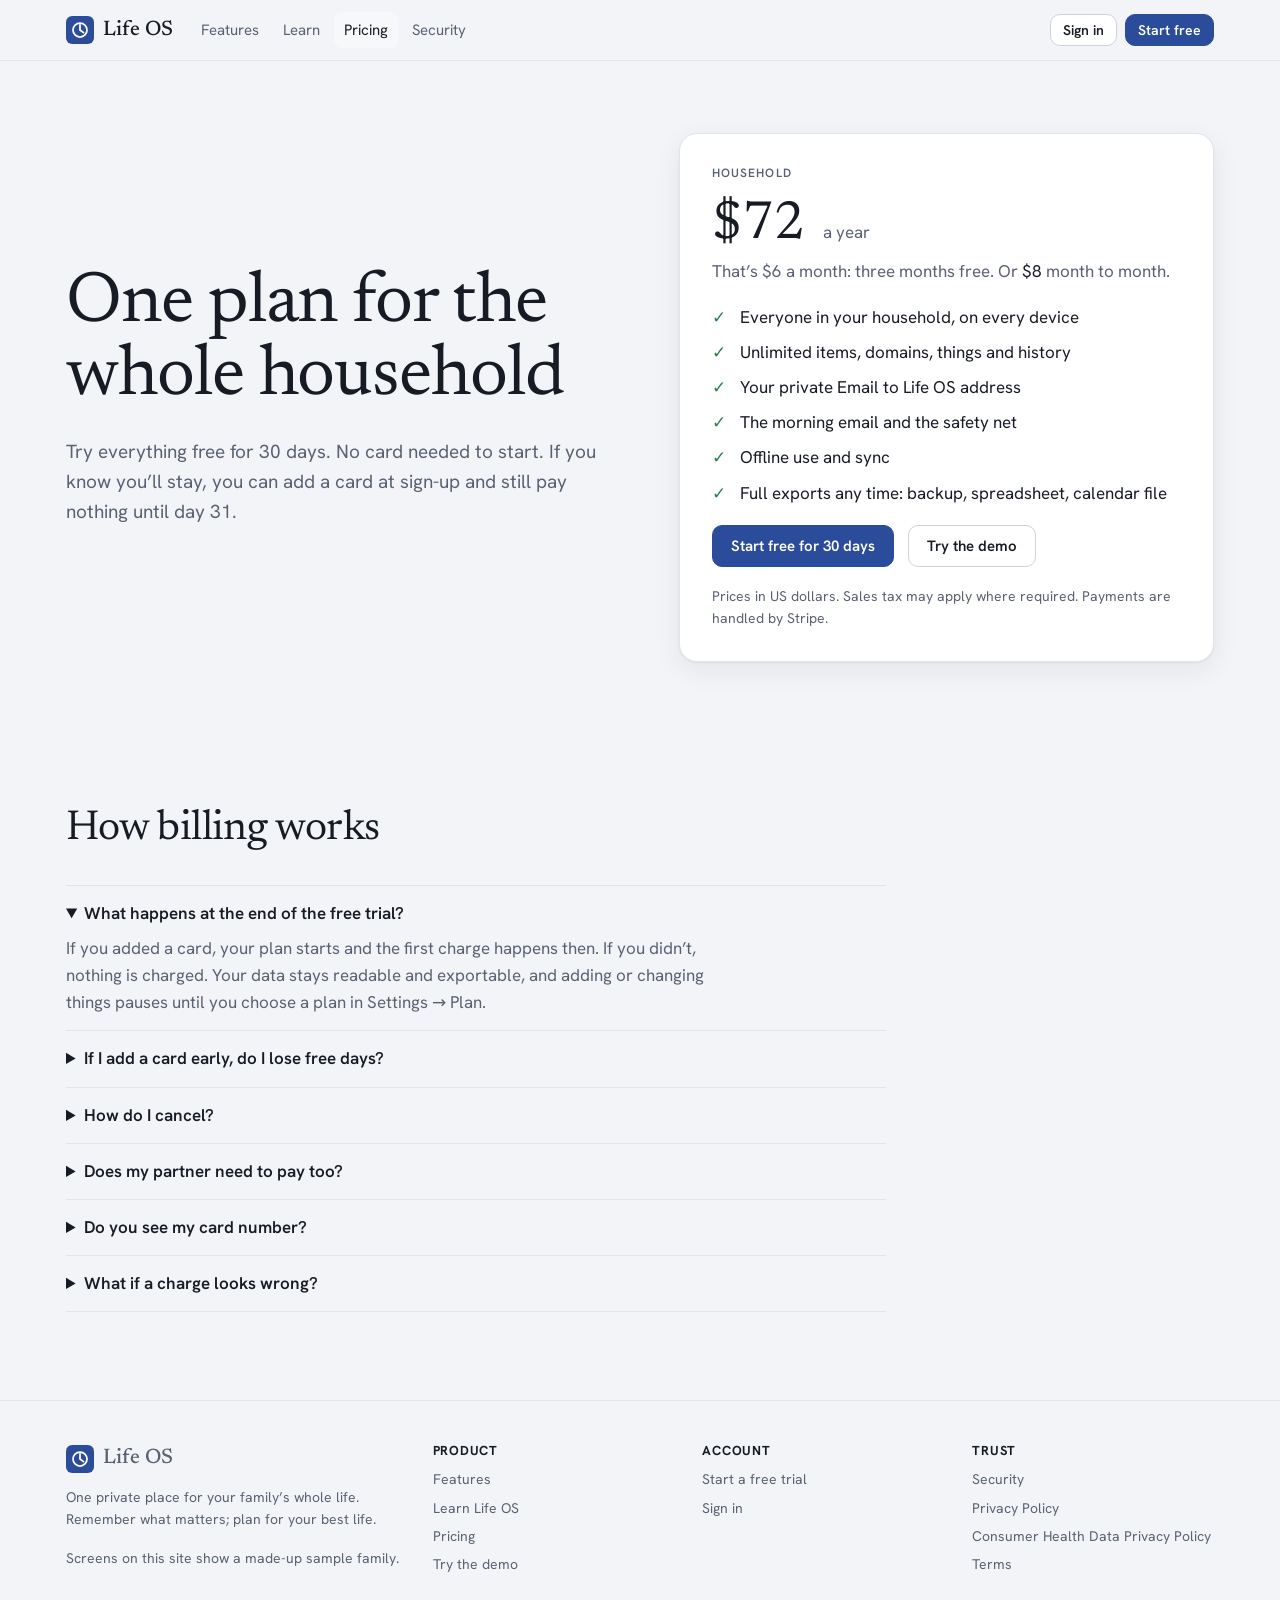
<file: pricing.html>
<!doctype html>
<html lang="en"><head><meta charset="utf-8"><meta name="viewport" content="width=device-width, initial-scale=1, viewport-fit=cover">
<meta http-equiv="Content-Security-Policy" content="default-src 'none'; script-src 'self'; style-src 'self' 'unsafe-inline'; font-src 'self'; img-src 'self' data:; base-uri 'none'; form-action 'none'; object-src 'none'">
<meta name="referrer" content="strict-origin-when-cross-origin">
<title>Life OS Pricing</title>
<meta name="claude:viewport-fit-sides" content="cover">
<meta name="description" content="One plan for the whole household, free for 30 days with no card.">
<link rel="icon" href="app/icon.svg" type="image/svg+xml">
<link rel="stylesheet" href="assets/site.css"></head><body><header class="site-head"><div class="wrap">
    <a class="logo" href="index.html" aria-label="Life OS home"><svg viewBox="0 0 64 64" aria-hidden="true"><rect width="64" height="64" rx="14" fill="var(--accent)"/><circle cx="32" cy="32" r="16" fill="none" stroke="var(--accent-ink)" stroke-width="4"/><path d="M32 20v12l8 6" stroke="var(--accent-ink)" stroke-width="4" stroke-linecap="round" fill="none"/></svg><b>Life OS</b></a>
    <nav class="nav" aria-label="Main"><a href="features.html" >Features</a><a href="learn.html" >Learn</a><a href="pricing.html" aria-current="page">Pricing</a><a href="security.html" >Security</a></nav>
    <div class="head-cta"><a class="btn sm signin" href="app/index.html">Sign in</a><a class="btn sm primary" href="app/index.html#signup">Start free</a></div>
  </div></header><main>
<section class="hero"><div class="wrap">
  <div class="hero-copy"><h1>One plan for the whole household</h1><p class="lede">Try everything free for 30 days. No card needed to start. If you know you’ll stay, you can add a card at sign-up and still pay nothing until day 31.</p></div>
  <div class="plan"><span class="eyebrow">Household</span>
    <div class="price"><b class="tnum">$72</b><span>a year</span><span>That’s $6 a month: three months free. Or <b style="font:inherit;color:var(--ink)">$8</b> month to month.</span></div>
    <ul class="checks"><li>Everyone in your household, on every device</li><li>Unlimited items, domains, things and history</li><li>Your private Email to Life OS address</li><li>The morning email and the safety net</li><li>Offline use and sync</li><li>Full exports any time: backup, spreadsheet, calendar file</li></ul>
    <div class="cta-row"><a class="btn primary" href="app/index.html#signup">Start free for 30 days</a><a class="btn" href="app/index.html?demo=1">Try the demo</a></div>
    <p class="small muted">Prices in US dollars. Sales tax may apply where required. Payments are handled by Stripe.</p></div>
</div></section>
<section class="section"><div class="wrap"><div class="section-head"><h2>How billing works</h2></div><div class="faq">
  <details open><summary>What happens at the end of the free trial?</summary><p>If you added a card, your plan starts and the first charge happens then. If you didn’t, nothing is charged. Your data stays readable and exportable, and adding or changing things pauses until you choose a plan in Settings → Plan.</p></details>
  <details><summary>If I add a card early, do I lose free days?</summary><p>No. The first charge waits until your 30 days are up.</p></details>
  <details><summary>How do I cancel?</summary><p>Settings → Plan → Manage billing. You keep full use until the end of the period you paid for, and you’re not charged again.</p></details>
  <details><summary>Does my partner need to pay too?</summary><p>No. One plan covers everyone in the household.</p></details>
  <details><summary>Do you see my card number?</summary><p>No. Checkout and the billing page are Stripe’s. Life OS only keeps whether your plan is active and Stripe’s reference to it.</p></details>
  <details><summary>What if a charge looks wrong?</summary><p>Write to <span class="todo">[support email]</span> and we’ll look into it. <span class="todo">[Your refund policy]</span></p></details>
</div></div></section></main><footer class="site-foot"><div class="wrap">
    <div class="about" style="display:grid;gap:10px"><a class="logo" href="index.html"><svg viewBox="0 0 64 64" aria-hidden="true"><rect width="64" height="64" rx="14" fill="var(--accent)"/><circle cx="32" cy="32" r="16" fill="none" stroke="var(--accent-ink)" stroke-width="4"/><path d="M32 20v12l8 6" stroke="var(--accent-ink)" stroke-width="4" stroke-linecap="round" fill="none"/></svg><b>Life OS</b></a><p>One private place for your family’s whole life. Remember what matters; plan for your best life.</p><p class="small">Screens on this site show a made-up sample family.</p></div>
    <nav aria-label="Product"><b>Product</b><a href="features.html">Features</a><a href="learn.html">Learn Life OS</a><a href="pricing.html">Pricing</a><a href="app/index.html?demo=1">Try the demo</a></nav>
    <nav aria-label="Account"><b>Account</b><a href="app/index.html#signup">Start a free trial</a><a href="app/index.html">Sign in</a></nav>
    <nav aria-label="Legal"><b>Trust</b><a href="security.html">Security</a><a href="privacy.html">Privacy Policy</a><a href="health-privacy.html">Consumer Health Data Privacy Policy</a><a href="terms.html">Terms</a></nav>
  </div></footer><script src="assets/site.js" defer></script></body></html>
</file>
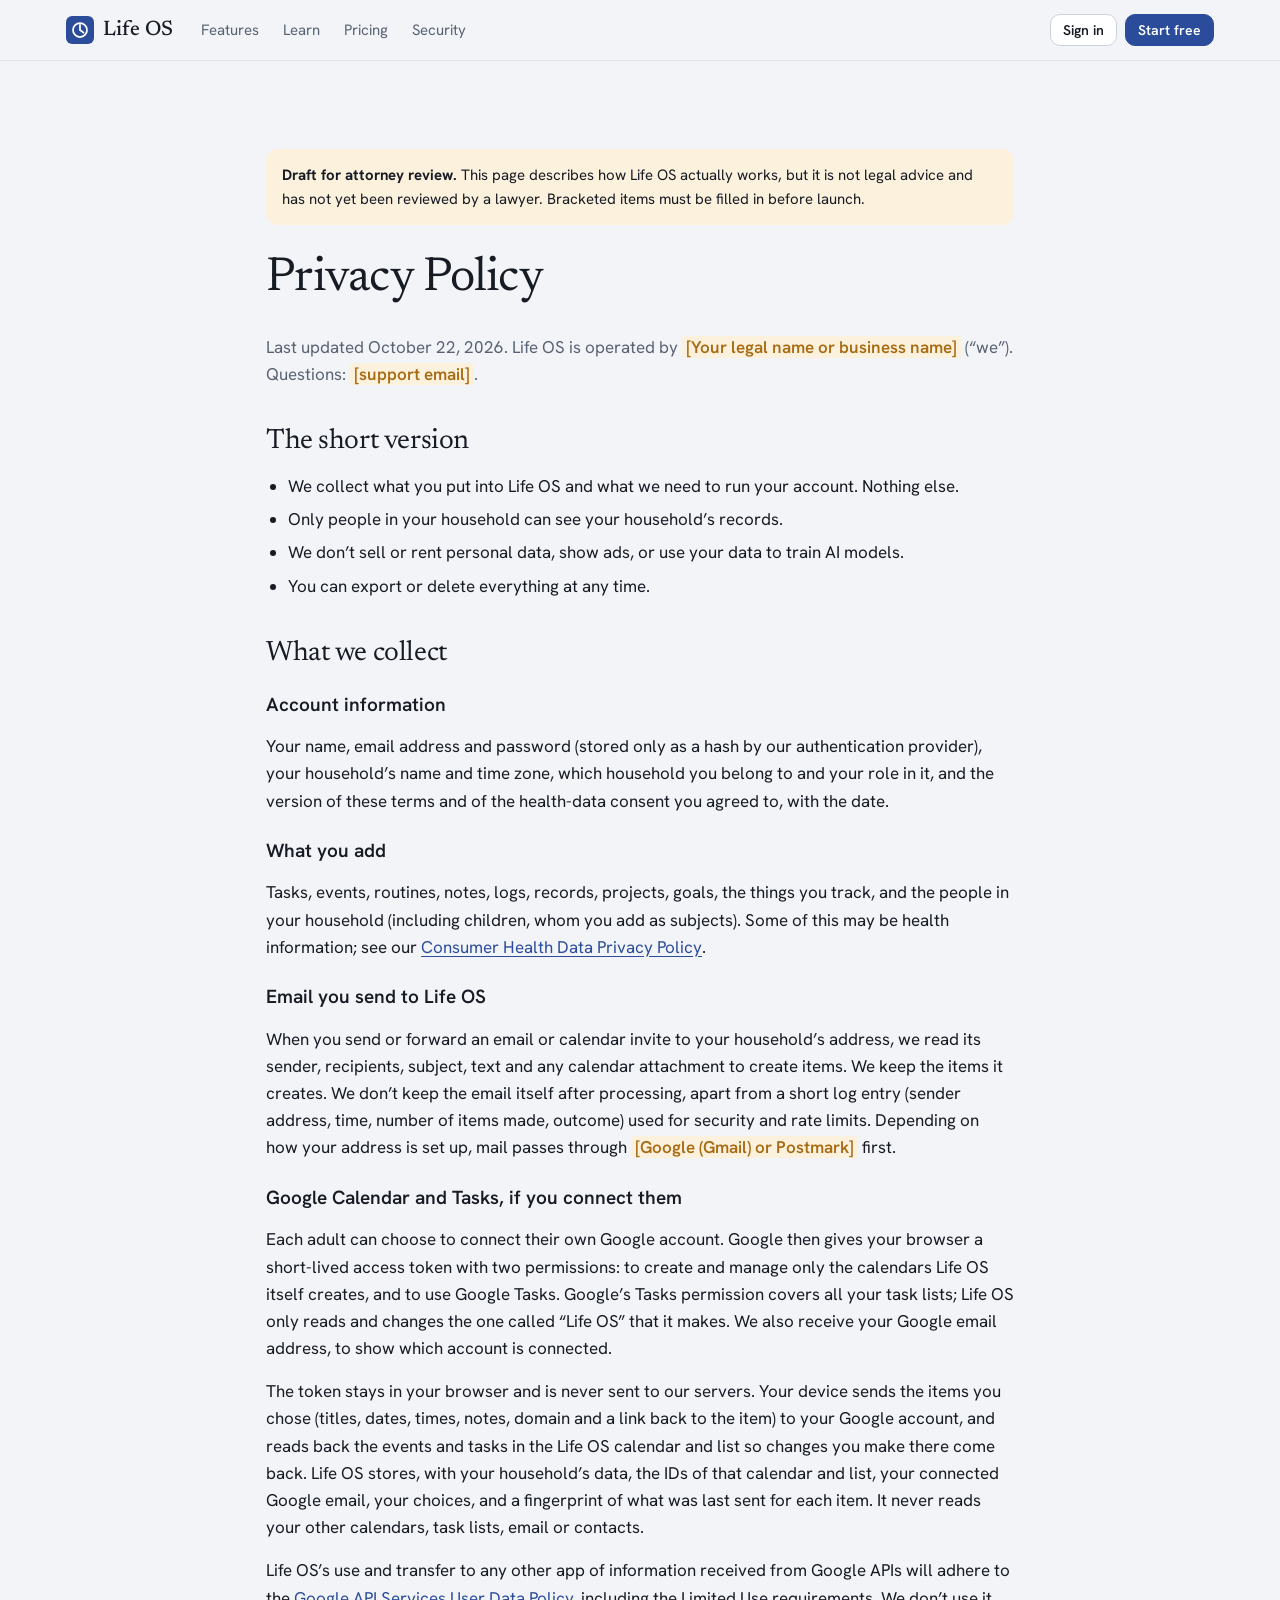
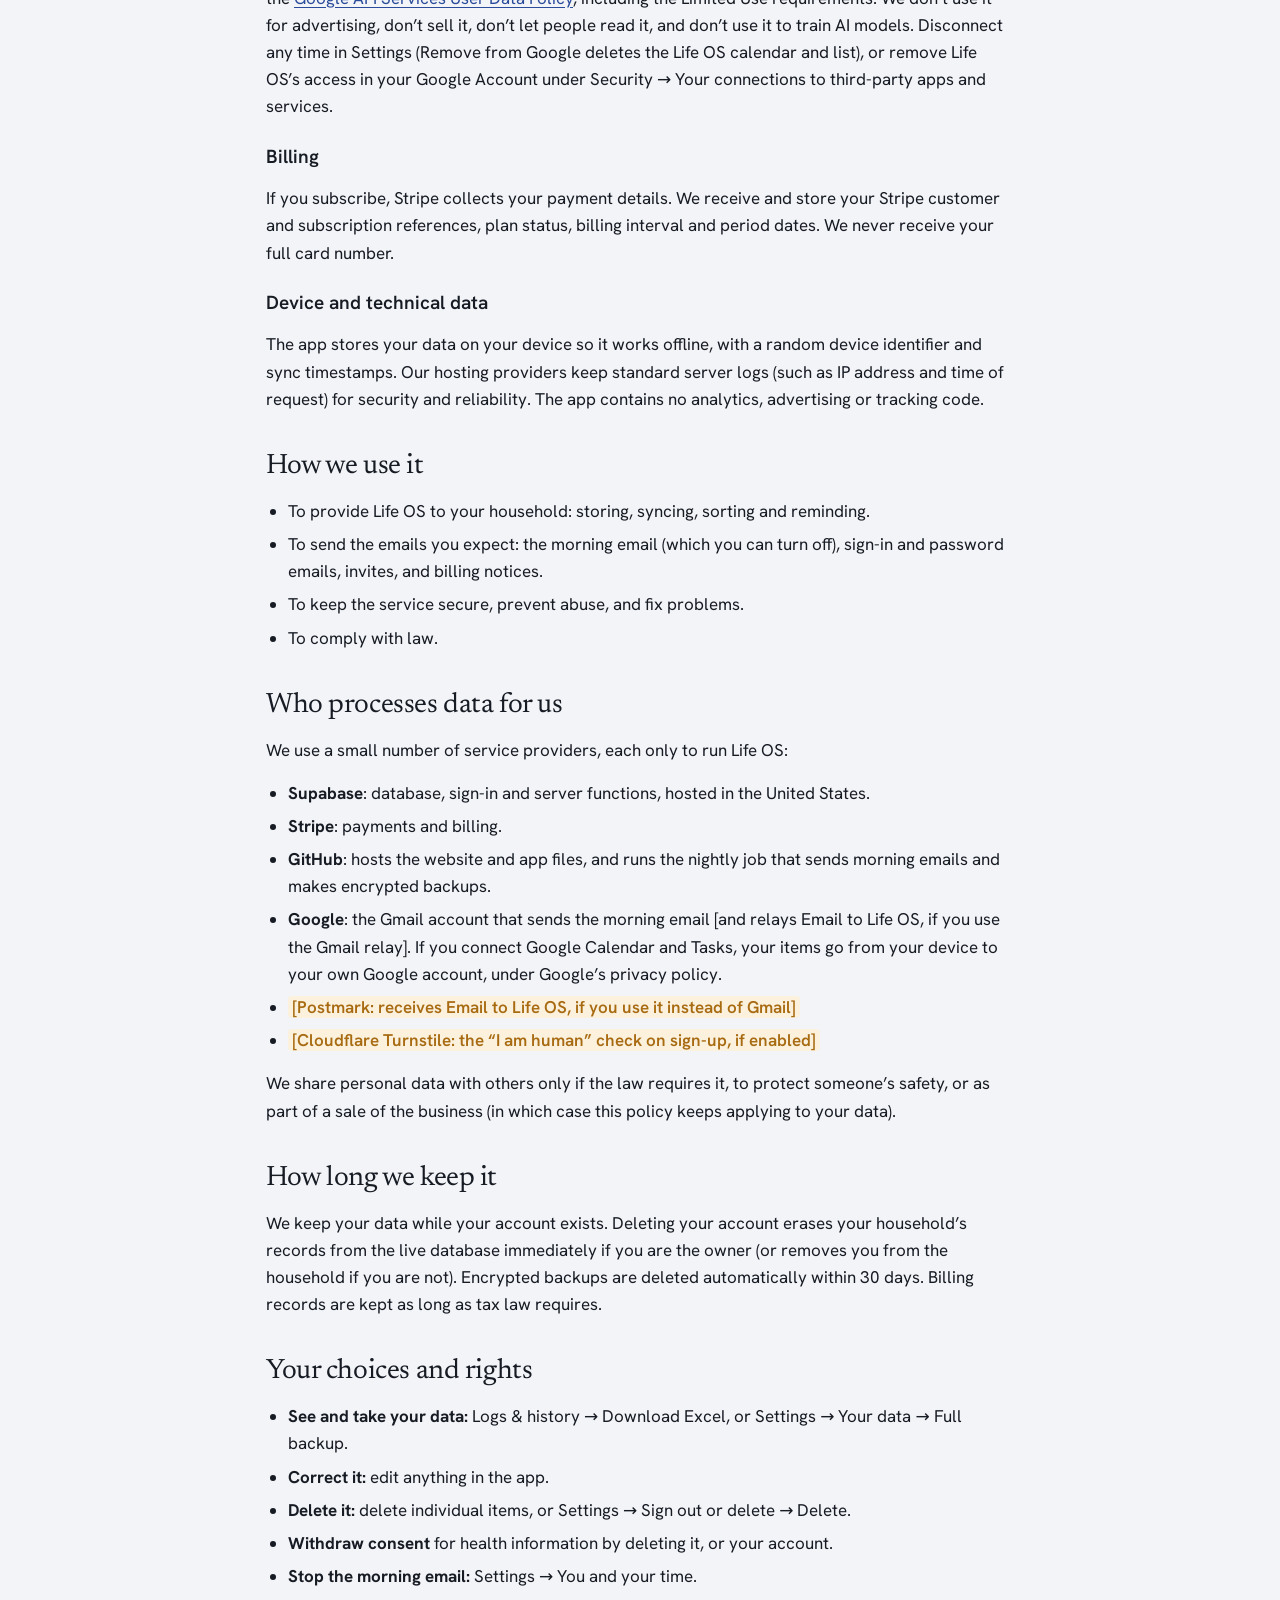
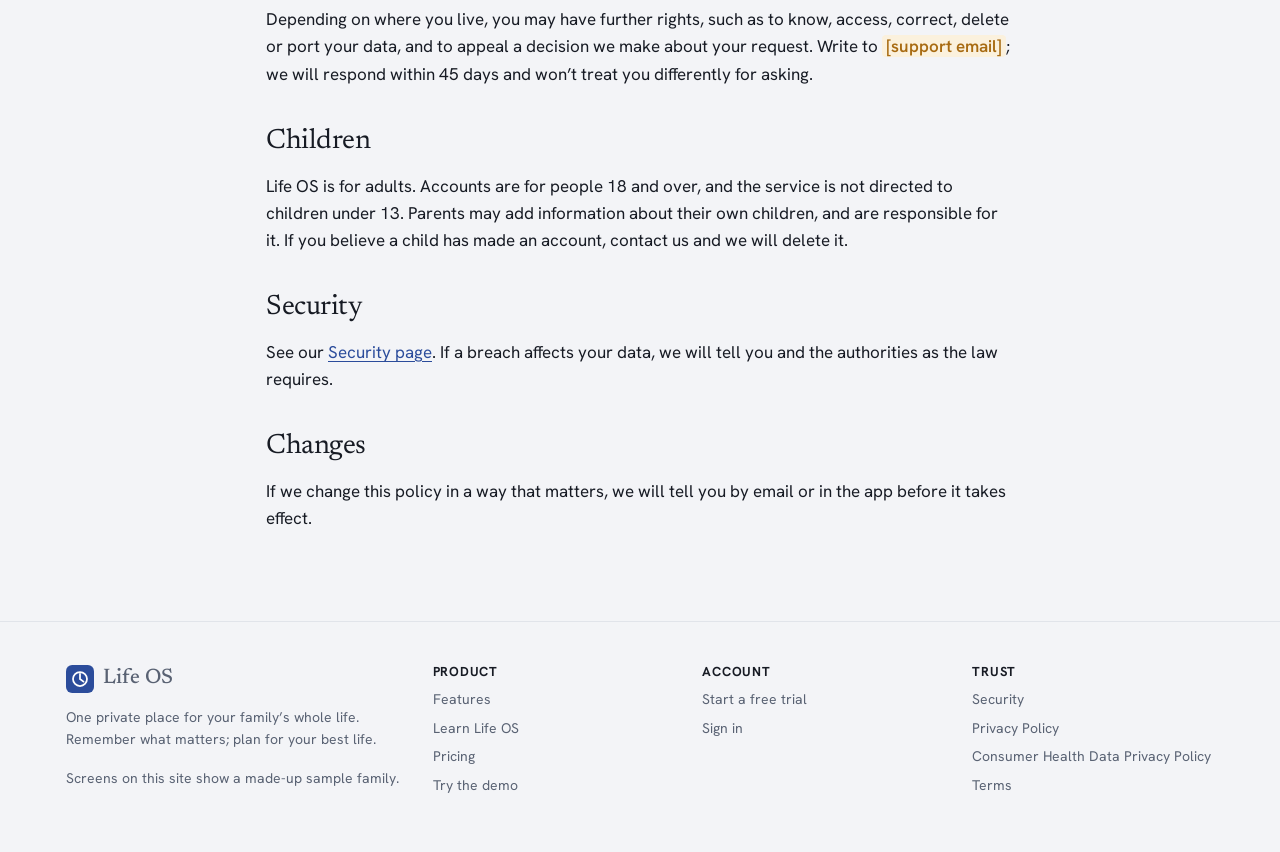
<file: privacy.html>
<!doctype html>
<html lang="en"><head><meta charset="utf-8"><meta name="viewport" content="width=device-width, initial-scale=1, viewport-fit=cover">
<meta http-equiv="Content-Security-Policy" content="default-src 'none'; script-src 'self'; style-src 'self' 'unsafe-inline'; font-src 'self'; img-src 'self' data:; base-uri 'none'; form-action 'none'; object-src 'none'">
<meta name="referrer" content="strict-origin-when-cross-origin">
<title>Life OS Privacy Policy</title>
<meta name="claude:viewport-fit-sides" content="cover">
<meta name="description" content="What Life OS collects, why, who processes it, and your choices.">
<link rel="icon" href="app/icon.svg" type="image/svg+xml">
<link rel="stylesheet" href="assets/site.css"></head><body><header class="site-head"><div class="wrap">
    <a class="logo" href="index.html" aria-label="Life OS home"><svg viewBox="0 0 64 64" aria-hidden="true"><rect width="64" height="64" rx="14" fill="var(--accent)"/><circle cx="32" cy="32" r="16" fill="none" stroke="var(--accent-ink)" stroke-width="4"/><path d="M32 20v12l8 6" stroke="var(--accent-ink)" stroke-width="4" stroke-linecap="round" fill="none"/></svg><b>Life OS</b></a>
    <nav class="nav" aria-label="Main"><a href="features.html" >Features</a><a href="learn.html" >Learn</a><a href="pricing.html" >Pricing</a><a href="security.html" >Security</a></nav>
    <div class="head-cta"><a class="btn sm signin" href="app/index.html">Sign in</a><a class="btn sm primary" href="app/index.html#signup">Start free</a></div>
  </div></header><main><section class="section"><div class="wrap doc"><div class="draft"><b>Draft for attorney review.</b> This page describes how Life OS actually works, but it is not legal advice and has not yet been reviewed by a lawyer. Bracketed items must be filled in before launch.</div>
<h1 style="font-size:clamp(34px,5vw,48px)">Privacy Policy</h1><p class="muted">Last updated October 22, 2026. Life OS is operated by <span class="todo">[Your legal name or business name]</span> (“we”). Questions: <span class="todo">[support email]</span>.</p>
<h2>The short version</h2><ul><li>We collect what you put into Life OS and what we need to run your account. Nothing else.</li><li>Only people in your household can see your household’s records.</li><li>We don’t sell or rent personal data, show ads, or use your data to train AI models.</li><li>You can export or delete everything at any time.</li></ul>
<h2>What we collect</h2>
<h3>Account information</h3><p>Your name, email address and password (stored only as a hash by our authentication provider), your household’s name and time zone, which household you belong to and your role in it, and the version of these terms and of the health-data consent you agreed to, with the date.</p>
<h3>What you add</h3><p>Tasks, events, routines, notes, logs, records, projects, goals, the things you track, and the people in your household (including children, whom you add as subjects). Some of this may be health information; see our <a href="health-privacy.html">Consumer Health Data Privacy Policy</a>.</p>
<h3>Email you send to Life OS</h3><p>When you send or forward an email or calendar invite to your household’s address, we read its sender, recipients, subject, text and any calendar attachment to create items. We keep the items it creates. We don’t keep the email itself after processing, apart from a short log entry (sender address, time, number of items made, outcome) used for security and rate limits. Depending on how your address is set up, mail passes through <span class="todo">[Google (Gmail) or Postmark]</span> first.</p>
<h3>Google Calendar and Tasks, if you connect them</h3><p>Each adult can choose to connect their own Google account. Google then gives your browser a short-lived access token with two permissions: to create and manage only the calendars Life OS itself creates, and to use Google Tasks. Google’s Tasks permission covers all your task lists; Life OS only reads and changes the one called “Life OS” that it makes. We also receive your Google email address, to show which account is connected.</p>
<p>The token stays in your browser and is never sent to our servers. Your device sends the items you chose (titles, dates, times, notes, domain and a link back to the item) to your Google account, and reads back the events and tasks in the Life OS calendar and list so changes you make there come back. Life OS stores, with your household’s data, the IDs of that calendar and list, your connected Google email, your choices, and a fingerprint of what was last sent for each item. It never reads your other calendars, task lists, email or contacts.</p>
<p>Life OS’s use and transfer to any other app of information received from Google APIs will adhere to the <a href="https://developers.google.com/terms/api-services-user-data-policy">Google API Services User Data Policy</a>, including the Limited Use requirements. We don’t use it for advertising, don’t sell it, don’t let people read it, and don’t use it to train AI models. Disconnect any time in Settings (Remove from Google deletes the Life OS calendar and list), or remove Life OS’s access in your Google Account under Security → Your connections to third-party apps and services.</p>
<h3>Billing</h3><p>If you subscribe, Stripe collects your payment details. We receive and store your Stripe customer and subscription references, plan status, billing interval and period dates. We never receive your full card number.</p>
<h3>Device and technical data</h3><p>The app stores your data on your device so it works offline, with a random device identifier and sync timestamps. Our hosting providers keep standard server logs (such as IP address and time of request) for security and reliability. The app contains no analytics, advertising or tracking code.</p>
<h2>How we use it</h2><ul><li>To provide Life OS to your household: storing, syncing, sorting and reminding.</li><li>To send the emails you expect: the morning email (which you can turn off), sign-in and password emails, invites, and billing notices.</li><li>To keep the service secure, prevent abuse, and fix problems.</li><li>To comply with law.</li></ul>
<h2>Who processes data for us</h2><p>We use a small number of service providers, each only to run Life OS:</p><ul>
<li><b>Supabase</b>: database, sign-in and server functions, hosted in the United States.</li><li><b>Stripe</b>: payments and billing.</li><li><b>GitHub</b>: hosts the website and app files, and runs the nightly job that sends morning emails and makes encrypted backups.</li><li><b>Google</b>: the Gmail account that sends the morning email [and relays Email to Life OS, if you use the Gmail relay]. If you connect Google Calendar and Tasks, your items go from your device to your own Google account, under Google’s privacy policy.</li><li><span class="todo">[Postmark: receives Email to Life OS, if you use it instead of Gmail]</span></li><li><span class="todo">[Cloudflare Turnstile: the “I am human” check on sign-up, if enabled]</span></li></ul>
<p>We share personal data with others only if the law requires it, to protect someone’s safety, or as part of a sale of the business (in which case this policy keeps applying to your data).</p>
<h2>How long we keep it</h2><p>We keep your data while your account exists. Deleting your account erases your household’s records from the live database immediately if you are the owner (or removes you from the household if you are not). Encrypted backups are deleted automatically within 30 days. Billing records are kept as long as tax law requires.</p>
<h2>Your choices and rights</h2><ul><li><b>See and take your data:</b> Logs &amp; history → Download Excel, or Settings → Your data → Full backup.</li><li><b>Correct it:</b> edit anything in the app.</li><li><b>Delete it:</b> delete individual items, or Settings → Sign out or delete → Delete.</li><li><b>Withdraw consent</b> for health information by deleting it, or your account.</li><li><b>Stop the morning email:</b> Settings → You and your time.</li></ul><p>Depending on where you live, you may have further rights, such as to know, access, correct, delete or port your data, and to appeal a decision we make about your request. Write to <span class="todo">[support email]</span>; we will respond within 45 days and won’t treat you differently for asking.</p>
<h2>Children</h2><p>Life OS is for adults. Accounts are for people 18 and over, and the service is not directed to children under 13. Parents may add information about their own children, and are responsible for it. If you believe a child has made an account, contact us and we will delete it.</p>
<h2>Security</h2><p>See our <a href="security.html">Security page</a>. If a breach affects your data, we will tell you and the authorities as the law requires.</p>
<h2>Changes</h2><p>If we change this policy in a way that matters, we will tell you by email or in the app before it takes effect.</p>
</div></section></main><footer class="site-foot"><div class="wrap">
    <div class="about" style="display:grid;gap:10px"><a class="logo" href="index.html"><svg viewBox="0 0 64 64" aria-hidden="true"><rect width="64" height="64" rx="14" fill="var(--accent)"/><circle cx="32" cy="32" r="16" fill="none" stroke="var(--accent-ink)" stroke-width="4"/><path d="M32 20v12l8 6" stroke="var(--accent-ink)" stroke-width="4" stroke-linecap="round" fill="none"/></svg><b>Life OS</b></a><p>One private place for your family’s whole life. Remember what matters; plan for your best life.</p><p class="small">Screens on this site show a made-up sample family.</p></div>
    <nav aria-label="Product"><b>Product</b><a href="features.html">Features</a><a href="learn.html">Learn Life OS</a><a href="pricing.html">Pricing</a><a href="app/index.html?demo=1">Try the demo</a></nav>
    <nav aria-label="Account"><b>Account</b><a href="app/index.html#signup">Start a free trial</a><a href="app/index.html">Sign in</a></nav>
    <nav aria-label="Legal"><b>Trust</b><a href="security.html">Security</a><a href="privacy.html">Privacy Policy</a><a href="health-privacy.html">Consumer Health Data Privacy Policy</a><a href="terms.html">Terms</a></nav>
  </div></footer><script src="assets/site.js" defer></script></body></html>
</file>
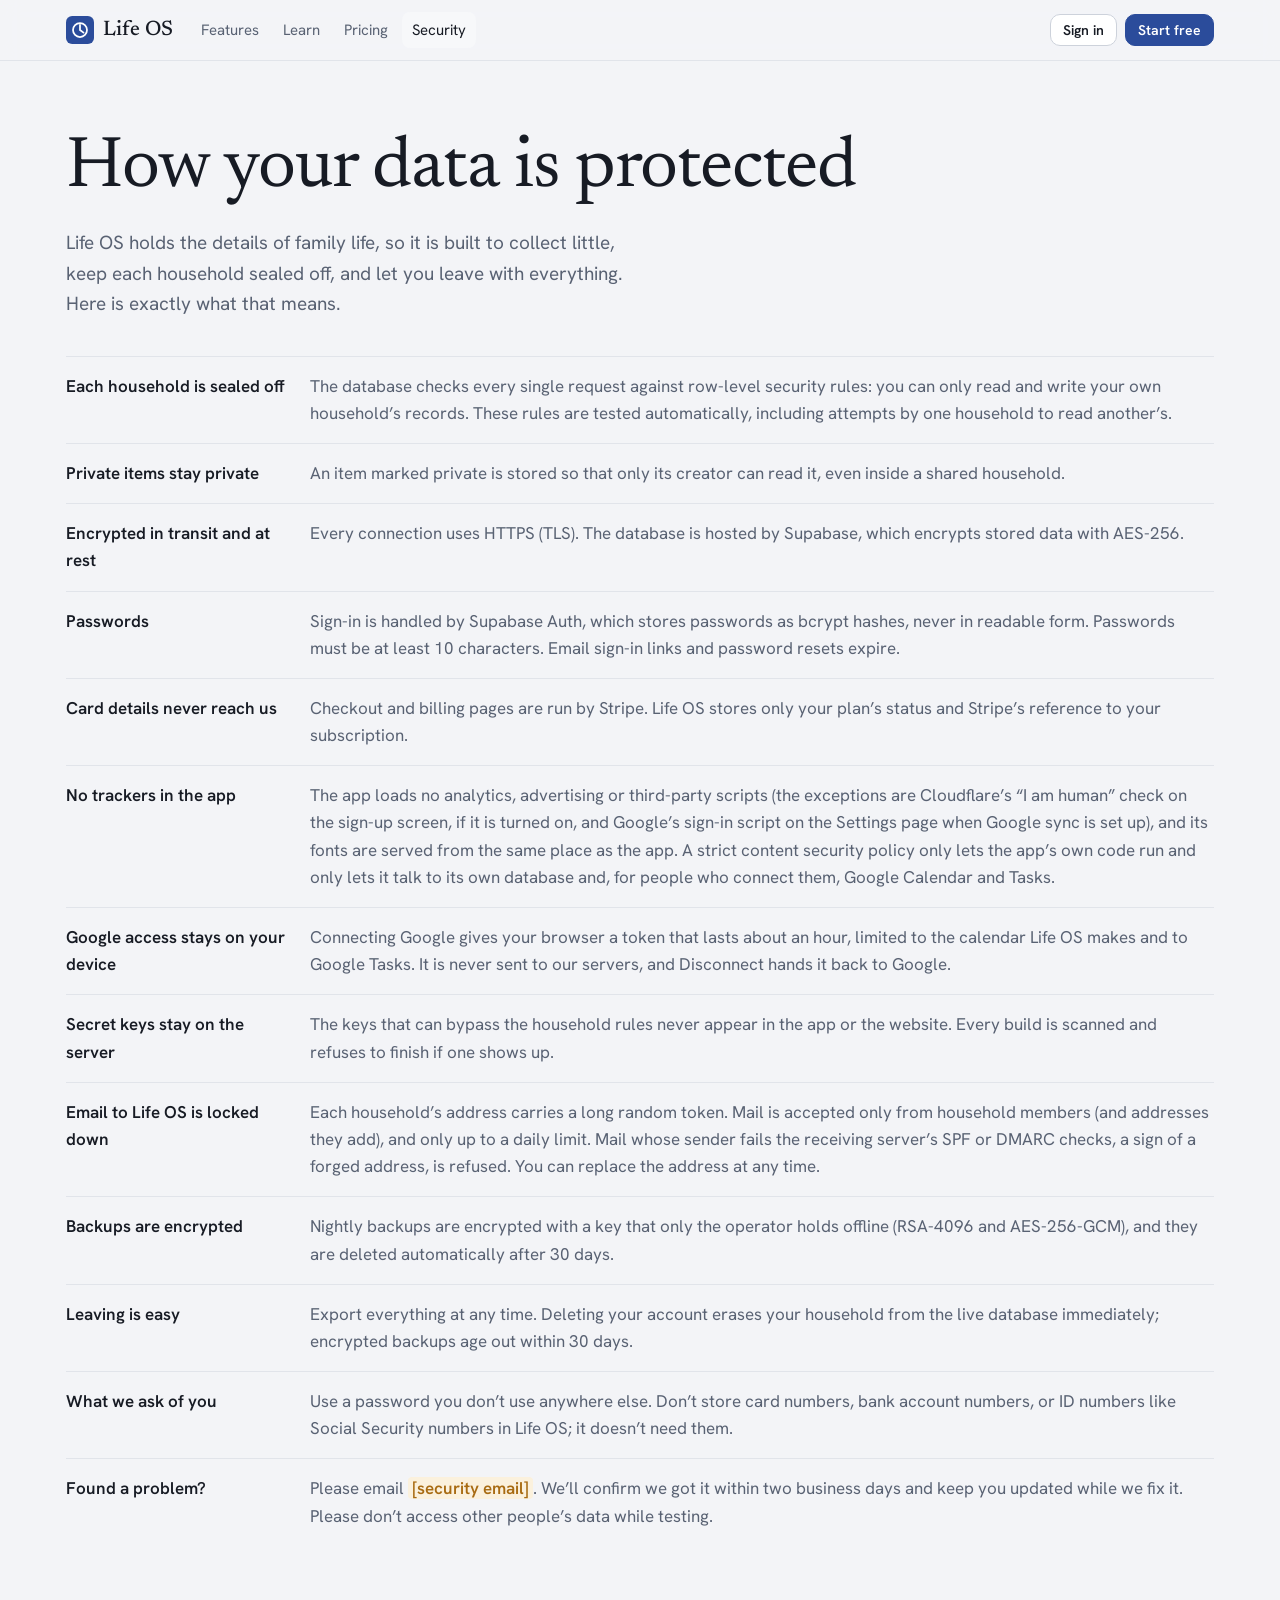
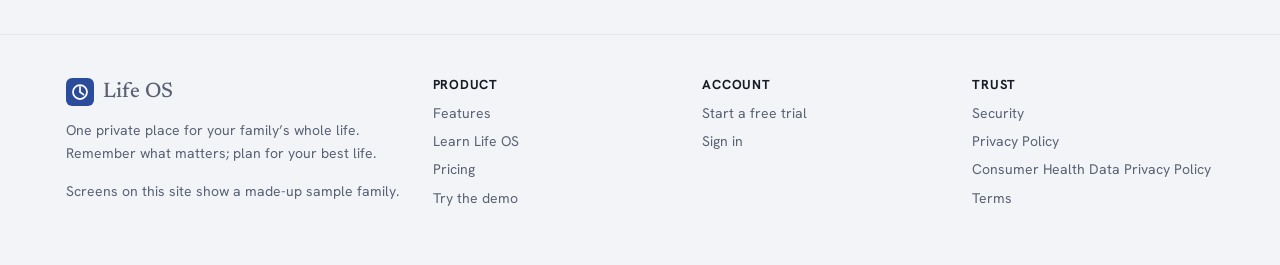
<file: security.html>
<!doctype html>
<html lang="en"><head><meta charset="utf-8"><meta name="viewport" content="width=device-width, initial-scale=1, viewport-fit=cover">
<meta http-equiv="Content-Security-Policy" content="default-src 'none'; script-src 'self'; style-src 'self' 'unsafe-inline'; font-src 'self'; img-src 'self' data:; base-uri 'none'; form-action 'none'; object-src 'none'">
<meta name="referrer" content="strict-origin-when-cross-origin">
<title>Life OS Security</title>
<meta name="claude:viewport-fit-sides" content="cover">
<meta name="description" content="How Life OS protects your household’s data, in plain words.">
<link rel="icon" href="app/icon.svg" type="image/svg+xml">
<link rel="stylesheet" href="assets/site.css"></head><body><header class="site-head"><div class="wrap">
    <a class="logo" href="index.html" aria-label="Life OS home"><svg viewBox="0 0 64 64" aria-hidden="true"><rect width="64" height="64" rx="14" fill="var(--accent)"/><circle cx="32" cy="32" r="16" fill="none" stroke="var(--accent-ink)" stroke-width="4"/><path d="M32 20v12l8 6" stroke="var(--accent-ink)" stroke-width="4" stroke-linecap="round" fill="none"/></svg><b>Life OS</b></a>
    <nav class="nav" aria-label="Main"><a href="features.html" >Features</a><a href="learn.html" >Learn</a><a href="pricing.html" >Pricing</a><a href="security.html" aria-current="page">Security</a></nav>
    <div class="head-cta"><a class="btn sm signin" href="app/index.html">Sign in</a><a class="btn sm primary" href="app/index.html#signup">Start free</a></div>
  </div></header><main>
<section class="hero" style="padding-bottom:12px"><div class="wrap" style="grid-template-columns:minmax(0,1fr)"><div class="hero-copy"><h1>How your data is protected</h1><p class="lede">Life OS holds the details of family life, so it is built to collect little, keep each household sealed off, and let you leave with everything. Here is exactly what that means.</p></div></div></section>
<section class="section" style="padding-top:24px"><div class="wrap"><div class="facts-list">
  <div><b>Each household is sealed off</b><p>The database checks every single request against row-level security rules: you can only read and write your own household’s records. These rules are tested automatically, including attempts by one household to read another’s.</p></div>
  <div><b>Private items stay private</b><p>An item marked private is stored so that only its creator can read it, even inside a shared household.</p></div>
  <div><b>Encrypted in transit and at rest</b><p>Every connection uses HTTPS (TLS). The database is hosted by Supabase, which encrypts stored data with AES-256.</p></div>
  <div><b>Passwords</b><p>Sign-in is handled by Supabase Auth, which stores passwords as bcrypt hashes, never in readable form. Passwords must be at least 10 characters. Email sign-in links and password resets expire.</p></div>
  <div><b>Card details never reach us</b><p>Checkout and billing pages are run by Stripe. Life OS stores only your plan’s status and Stripe’s reference to your subscription.</p></div>
  <div><b>No trackers in the app</b><p>The app loads no analytics, advertising or third-party scripts (the exceptions are Cloudflare’s “I am human” check on the sign-up screen, if it is turned on, and Google’s sign-in script on the Settings page when Google sync is set up), and its fonts are served from the same place as the app. A strict content security policy only lets the app’s own code run and only lets it talk to its own database and, for people who connect them, Google Calendar and Tasks.</p></div>
  <div><b>Google access stays on your device</b><p>Connecting Google gives your browser a token that lasts about an hour, limited to the calendar Life OS makes and to Google Tasks. It is never sent to our servers, and Disconnect hands it back to Google.</p></div>
  <div><b>Secret keys stay on the server</b><p>The keys that can bypass the household rules never appear in the app or the website. Every build is scanned and refuses to finish if one shows up.</p></div>
  <div><b>Email to Life OS is locked down</b><p>Each household’s address carries a long random token. Mail is accepted only from household members (and addresses they add), and only up to a daily limit. Mail whose sender fails the receiving server’s SPF or DMARC checks, a sign of a forged address, is refused. You can replace the address at any time.</p></div>
  <div><b>Backups are encrypted</b><p>Nightly backups are encrypted with a key that only the operator holds offline (RSA-4096 and AES-256-GCM), and they are deleted automatically after 30 days.</p></div>
  <div><b>Leaving is easy</b><p>Export everything at any time. Deleting your account erases your household from the live database immediately; encrypted backups age out within 30 days.</p></div>
  <div><b>What we ask of you</b><p>Use a password you don’t use anywhere else. Don’t store card numbers, bank account numbers, or ID numbers like Social Security numbers in Life OS; it doesn’t need them.</p></div>
  <div><b>Found a problem?</b><p>Please email <span class="todo">[security email]</span>. We’ll confirm we got it within two business days and keep you updated while we fix it. Please don’t access other people’s data while testing.</p></div>
</div></div></section></main><footer class="site-foot"><div class="wrap">
    <div class="about" style="display:grid;gap:10px"><a class="logo" href="index.html"><svg viewBox="0 0 64 64" aria-hidden="true"><rect width="64" height="64" rx="14" fill="var(--accent)"/><circle cx="32" cy="32" r="16" fill="none" stroke="var(--accent-ink)" stroke-width="4"/><path d="M32 20v12l8 6" stroke="var(--accent-ink)" stroke-width="4" stroke-linecap="round" fill="none"/></svg><b>Life OS</b></a><p>One private place for your family’s whole life. Remember what matters; plan for your best life.</p><p class="small">Screens on this site show a made-up sample family.</p></div>
    <nav aria-label="Product"><b>Product</b><a href="features.html">Features</a><a href="learn.html">Learn Life OS</a><a href="pricing.html">Pricing</a><a href="app/index.html?demo=1">Try the demo</a></nav>
    <nav aria-label="Account"><b>Account</b><a href="app/index.html#signup">Start a free trial</a><a href="app/index.html">Sign in</a></nav>
    <nav aria-label="Legal"><b>Trust</b><a href="security.html">Security</a><a href="privacy.html">Privacy Policy</a><a href="health-privacy.html">Consumer Health Data Privacy Policy</a><a href="terms.html">Terms</a></nav>
  </div></footer><script src="assets/site.js" defer></script></body></html>
</file>
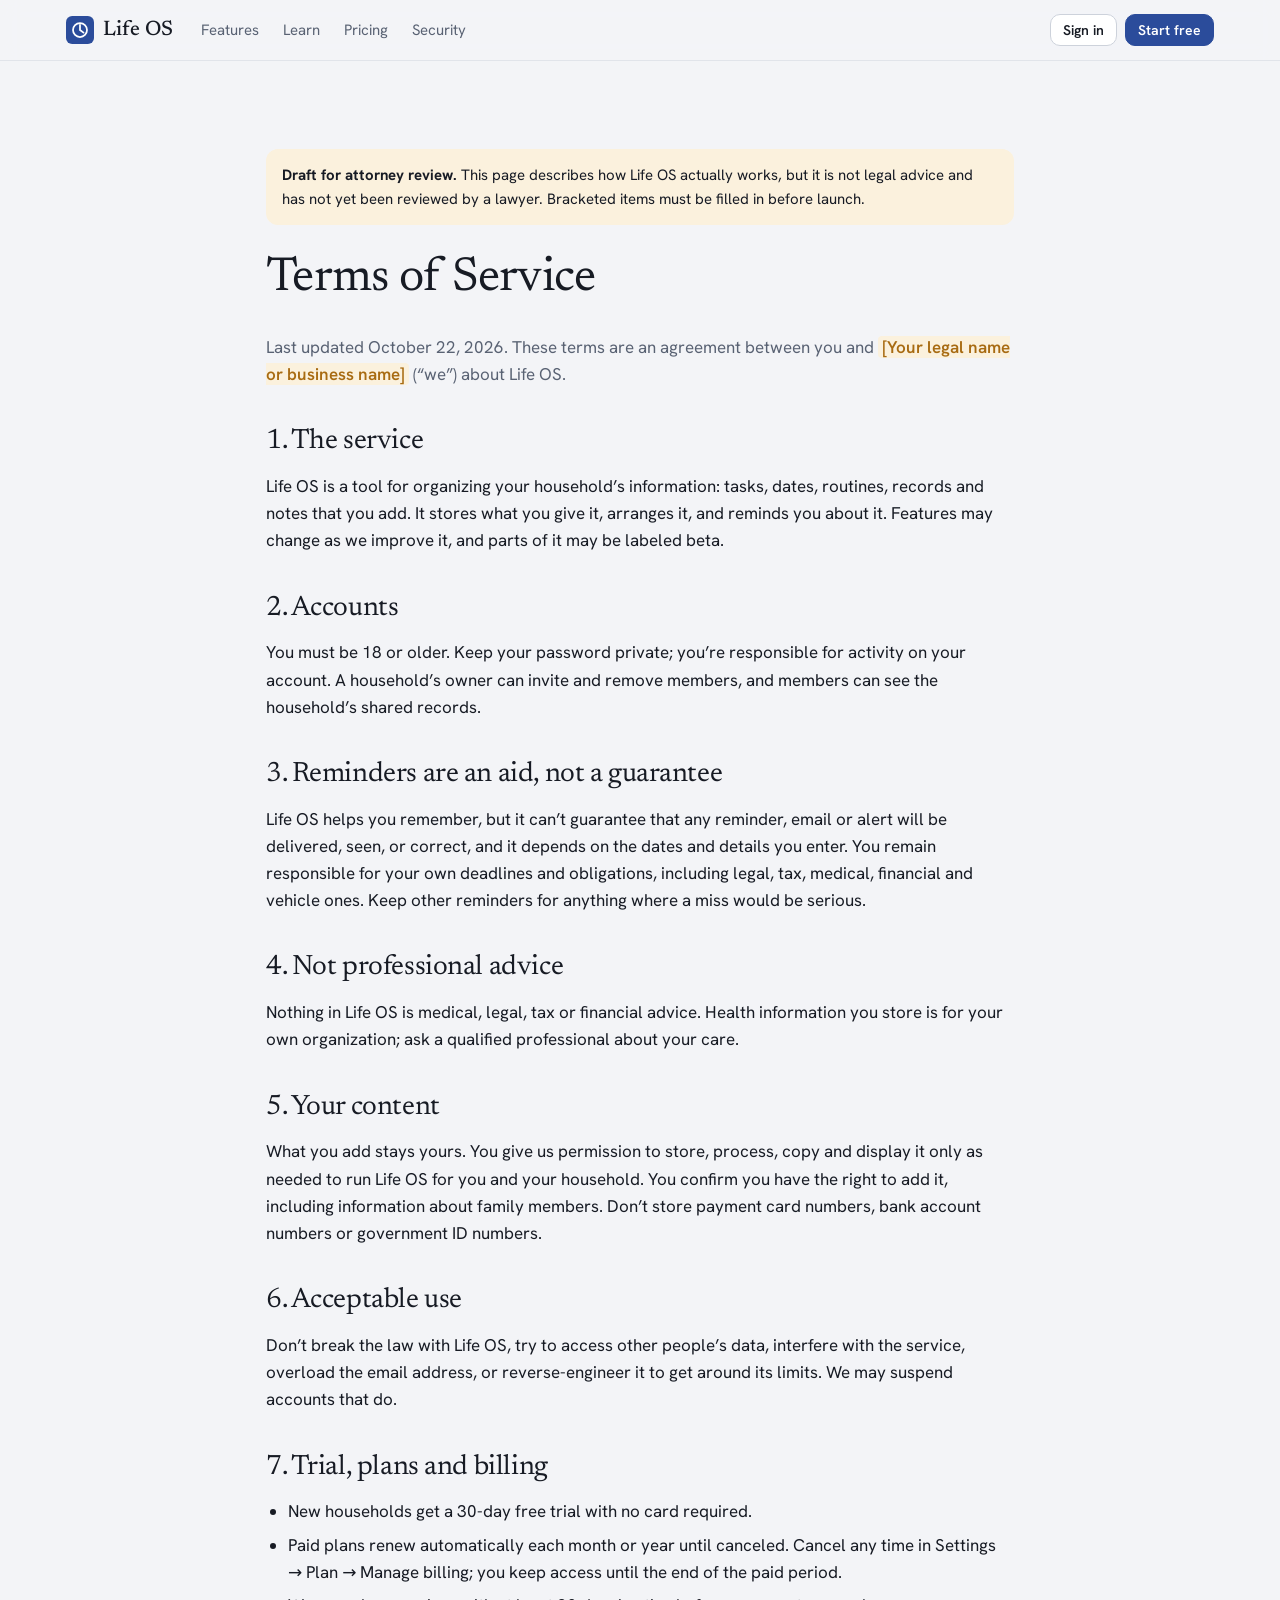
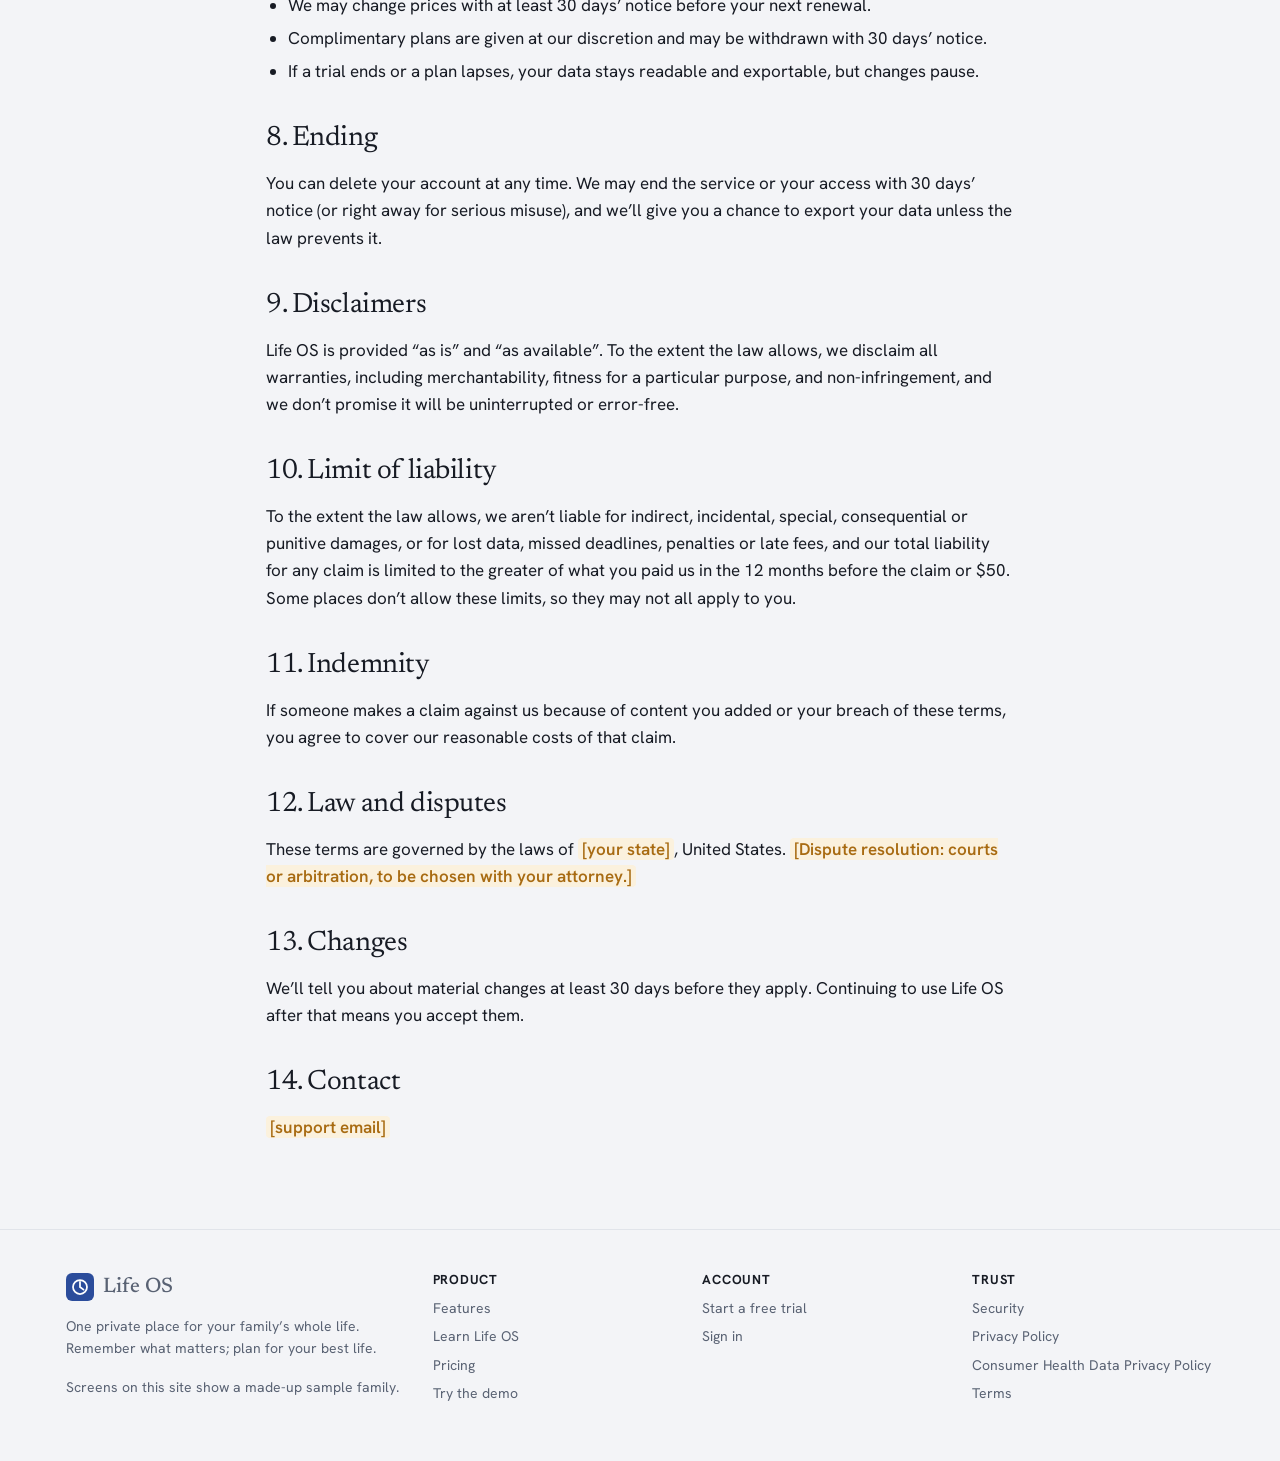
<file: terms.html>
<!doctype html>
<html lang="en"><head><meta charset="utf-8"><meta name="viewport" content="width=device-width, initial-scale=1, viewport-fit=cover">
<meta http-equiv="Content-Security-Policy" content="default-src 'none'; script-src 'self'; style-src 'self' 'unsafe-inline'; font-src 'self'; img-src 'self' data:; base-uri 'none'; form-action 'none'; object-src 'none'">
<meta name="referrer" content="strict-origin-when-cross-origin">
<title>Life OS Terms</title>
<meta name="claude:viewport-fit-sides" content="cover">
<meta name="description" content="The agreement for using Life OS.">
<link rel="icon" href="app/icon.svg" type="image/svg+xml">
<link rel="stylesheet" href="assets/site.css"></head><body><header class="site-head"><div class="wrap">
    <a class="logo" href="index.html" aria-label="Life OS home"><svg viewBox="0 0 64 64" aria-hidden="true"><rect width="64" height="64" rx="14" fill="var(--accent)"/><circle cx="32" cy="32" r="16" fill="none" stroke="var(--accent-ink)" stroke-width="4"/><path d="M32 20v12l8 6" stroke="var(--accent-ink)" stroke-width="4" stroke-linecap="round" fill="none"/></svg><b>Life OS</b></a>
    <nav class="nav" aria-label="Main"><a href="features.html" >Features</a><a href="learn.html" >Learn</a><a href="pricing.html" >Pricing</a><a href="security.html" >Security</a></nav>
    <div class="head-cta"><a class="btn sm signin" href="app/index.html">Sign in</a><a class="btn sm primary" href="app/index.html#signup">Start free</a></div>
  </div></header><main><section class="section"><div class="wrap doc"><div class="draft"><b>Draft for attorney review.</b> This page describes how Life OS actually works, but it is not legal advice and has not yet been reviewed by a lawyer. Bracketed items must be filled in before launch.</div>
<h1 style="font-size:clamp(34px,5vw,48px)">Terms of Service</h1><p class="muted">Last updated October 22, 2026. These terms are an agreement between you and <span class="todo">[Your legal name or business name]</span> (“we”) about Life OS.</p>
<h2>1. The service</h2><p>Life OS is a tool for organizing your household’s information: tasks, dates, routines, records and notes that you add. It stores what you give it, arranges it, and reminds you about it. Features may change as we improve it, and parts of it may be labeled beta.</p>
<h2>2. Accounts</h2><p>You must be 18 or older. Keep your password private; you’re responsible for activity on your account. A household’s owner can invite and remove members, and members can see the household’s shared records.</p>
<h2>3. Reminders are an aid, not a guarantee</h2><p>Life OS helps you remember, but it can’t guarantee that any reminder, email or alert will be delivered, seen, or correct, and it depends on the dates and details you enter. You remain responsible for your own deadlines and obligations, including legal, tax, medical, financial and vehicle ones. Keep other reminders for anything where a miss would be serious.</p>
<h2>4. Not professional advice</h2><p>Nothing in Life OS is medical, legal, tax or financial advice. Health information you store is for your own organization; ask a qualified professional about your care.</p>
<h2>5. Your content</h2><p>What you add stays yours. You give us permission to store, process, copy and display it only as needed to run Life OS for you and your household. You confirm you have the right to add it, including information about family members. Don’t store payment card numbers, bank account numbers or government ID numbers.</p>
<h2>6. Acceptable use</h2><p>Don’t break the law with Life OS, try to access other people’s data, interfere with the service, overload the email address, or reverse-engineer it to get around its limits. We may suspend accounts that do.</p>
<h2>7. Trial, plans and billing</h2><ul><li>New households get a 30-day free trial with no card required.</li><li>Paid plans renew automatically each month or year until canceled. Cancel any time in Settings → Plan → Manage billing; you keep access until the end of the paid period.</li><li>We may change prices with at least 30 days’ notice before your next renewal.</li><li>Complimentary plans are given at our discretion and may be withdrawn with 30 days’ notice.</li><li>If a trial ends or a plan lapses, your data stays readable and exportable, but changes pause.</li></ul>
<h2>8. Ending</h2><p>You can delete your account at any time. We may end the service or your access with 30 days’ notice (or right away for serious misuse), and we’ll give you a chance to export your data unless the law prevents it.</p>
<h2>9. Disclaimers</h2><p>Life OS is provided “as is” and “as available”. To the extent the law allows, we disclaim all warranties, including merchantability, fitness for a particular purpose, and non-infringement, and we don’t promise it will be uninterrupted or error-free.</p>
<h2>10. Limit of liability</h2><p>To the extent the law allows, we aren’t liable for indirect, incidental, special, consequential or punitive damages, or for lost data, missed deadlines, penalties or late fees, and our total liability for any claim is limited to the greater of what you paid us in the 12 months before the claim or $50. Some places don’t allow these limits, so they may not all apply to you.</p>
<h2>11. Indemnity</h2><p>If someone makes a claim against us because of content you added or your breach of these terms, you agree to cover our reasonable costs of that claim.</p>
<h2>12. Law and disputes</h2><p>These terms are governed by the laws of <span class="todo">[your state]</span>, United States. <span class="todo">[Dispute resolution: courts or arbitration, to be chosen with your attorney.]</span></p>
<h2>13. Changes</h2><p>We’ll tell you about material changes at least 30 days before they apply. Continuing to use Life OS after that means you accept them.</p>
<h2>14. Contact</h2><p><span class="todo">[support email]</span></p>
</div></section></main><footer class="site-foot"><div class="wrap">
    <div class="about" style="display:grid;gap:10px"><a class="logo" href="index.html"><svg viewBox="0 0 64 64" aria-hidden="true"><rect width="64" height="64" rx="14" fill="var(--accent)"/><circle cx="32" cy="32" r="16" fill="none" stroke="var(--accent-ink)" stroke-width="4"/><path d="M32 20v12l8 6" stroke="var(--accent-ink)" stroke-width="4" stroke-linecap="round" fill="none"/></svg><b>Life OS</b></a><p>One private place for your family’s whole life. Remember what matters; plan for your best life.</p><p class="small">Screens on this site show a made-up sample family.</p></div>
    <nav aria-label="Product"><b>Product</b><a href="features.html">Features</a><a href="learn.html">Learn Life OS</a><a href="pricing.html">Pricing</a><a href="app/index.html?demo=1">Try the demo</a></nav>
    <nav aria-label="Account"><b>Account</b><a href="app/index.html#signup">Start a free trial</a><a href="app/index.html">Sign in</a></nav>
    <nav aria-label="Legal"><b>Trust</b><a href="security.html">Security</a><a href="privacy.html">Privacy Policy</a><a href="health-privacy.html">Consumer Health Data Privacy Policy</a><a href="terms.html">Terms</a></nav>
  </div></footer><script src="assets/site.js" defer></script></body></html>
</file>
<file: assets/site.css>
@font-face{font-family:'Newsreader';font-style:normal;font-weight:400;font-display:swap;src:url(fonts/newsreader-latin-400-normal.woff2) format('woff2')}
@font-face{font-family:'Newsreader';font-style:normal;font-weight:500;font-display:swap;src:url(fonts/newsreader-latin-500-normal.woff2) format('woff2')}
@font-face{font-family:'Hanken Grotesk';font-style:normal;font-weight:400;font-display:swap;src:url(fonts/hanken-grotesk-latin-400-normal.woff2) format('woff2')}
@font-face{font-family:'Hanken Grotesk';font-style:normal;font-weight:500;font-display:swap;src:url(fonts/hanken-grotesk-latin-500-normal.woff2) format('woff2')}
@font-face{font-family:'Hanken Grotesk';font-style:normal;font-weight:600;font-display:swap;src:url(fonts/hanken-grotesk-latin-600-normal.woff2) format('woff2')}
@font-face{font-family:'Hanken Grotesk';font-style:normal;font-weight:700;font-display:swap;src:url(fonts/hanken-grotesk-latin-700-normal.woff2) format('woff2')}
@font-face{font-family:'IBM Plex Mono';font-style:normal;font-weight:400;font-display:swap;src:url(fonts/ibm-plex-mono-latin-400-normal.woff2) format('woff2')}
@font-face{font-family:'IBM Plex Mono';font-style:normal;font-weight:500;font-display:swap;src:url(fonts/ibm-plex-mono-latin-500-normal.woff2) format('woff2')}
/* Layout: the app's own calm column of cards; one live quick-add carries the hero; real screens are the evidence. */
:root {
  --paper: #f3f4f7; --card: #ffffff; --card-2: #f7f8fa; --ink: #171b24; --muted: #596273; --faint: #8b93a1;
  --line: #e1e4ea; --line-strong: #cdd2db; --accent: #2b4c9b; --accent-ink: #ffffff; --accent-soft: #e6ecf8;
  --ok: #2f7d4f; --ok-soft: #e4f2e9; --warn: #a86b12; --warn-soft: #fbf1dd; --bad: #c0362c; --bad-soft: #fbe9e7;
  --d1: #6a58cc; --d2: #d4613a; --d3: #b78410; --d4: #3a77ad; --d5: #c4405d; --d6: #1e8669; --d7: #74851c;
  --shadow: 0 1px 2px rgba(20, 26, 38, .05), 0 8px 28px rgba(20, 26, 38, .07);
  --display: 'Newsreader', 'Iowan Old Style', Georgia, serif;
  --body: 'Hanken Grotesk', 'Segoe UI', system-ui, -apple-system, sans-serif;
  --mono: 'IBM Plex Mono', ui-monospace, SFMono-Regular, Menlo, Consolas, monospace;
  --measure: 64ch; --wide: 1180px; --r: 14px;
  color-scheme: light;
}
@media (prefers-color-scheme: dark) {
  :root:not([data-theme="light"]) {
    --paper: #0e1116; --card: #161a21; --card-2: #1b2029; --ink: #e6e9ef; --muted: #a2aab8; --faint: #747d8c;
    --line: #272d38; --line-strong: #353c49; --accent: #8ea8ee; --accent-ink: #0e1116; --accent-soft: #1e2638;
    --ok: #6cc28f; --ok-soft: #16301f; --warn: #e0a84a; --warn-soft: #36290f; --bad: #f07a6e; --bad-soft: #3a1f1d;
    --d1: #a597f0; --d2: #f0a07e; --d3: #e3bb55; --d4: #83b4e0; --d5: #ee8ea3; --d6: #6ccfb2; --d7: #bfd067;
    --shadow: 0 1px 2px rgba(0, 0, 0, .35), 0 8px 28px rgba(0, 0, 0, .35);
    color-scheme: dark;
  }
}
:root[data-theme="dark"] {
  --paper: #0e1116; --card: #161a21; --card-2: #1b2029; --ink: #e6e9ef; --muted: #a2aab8; --faint: #747d8c;
  --line: #272d38; --line-strong: #353c49; --accent: #8ea8ee; --accent-ink: #0e1116; --accent-soft: #1e2638;
  --ok: #6cc28f; --ok-soft: #16301f; --warn: #e0a84a; --warn-soft: #36290f; --bad: #f07a6e; --bad-soft: #3a1f1d;
  --d1: #a597f0; --d2: #f0a07e; --d3: #e3bb55; --d4: #83b4e0; --d5: #ee8ea3; --d6: #6ccfb2; --d7: #bfd067;
  --shadow: 0 1px 2px rgba(0, 0, 0, .35), 0 8px 28px rgba(0, 0, 0, .35);
  color-scheme: dark;
}

* { box-sizing: border-box; }
body { margin: 0; background: var(--paper); color: var(--ink); font: 400 17px/1.6 var(--body); -webkit-font-smoothing: antialiased; }
a { color: var(--accent); text-underline-offset: 3px; }
img { max-width: 100%; display: block; }
:focus-visible { outline: 2px solid var(--accent); outline-offset: 3px; border-radius: 4px; }
h1, h2, h3 { text-wrap: balance; margin: 0; }
h1, h2 { font-family: var(--display); font-weight: 400; letter-spacing: -.015em; }
h2 { font-size: clamp(30px, 4vw, 42px); line-height: 1.1; }
h3 { font-size: 19px; line-height: 1.3; font-weight: 600; }
p { margin: 0; }
.tnum { font-variant-numeric: tabular-nums; }
.wrap { width: 100%; max-width: var(--wide); margin-inline: auto; padding-left: max(16px, env(safe-area-inset-left, 0px)); padding-right: max(16px, env(safe-area-inset-right, 0px)); }
.prose { max-width: var(--measure); }
.muted { color: var(--muted); }
.small { font-size: 14px; }
.mono { font-family: var(--mono); }
.eyebrow { font: 600 12px/1.2 var(--body); letter-spacing: .09em; text-transform: uppercase; color: var(--muted); }
.ref { font: 500 12px/1.5 var(--mono); color: var(--muted); background: var(--card-2); border: 1px solid var(--line); border-radius: 5px; padding: 0 6px; white-space: nowrap; }
.dot { width: 9px; height: 9px; border-radius: 50%; background: var(--c, var(--faint)); display: inline-block; flex: none; }
.pill { display: inline-flex; align-items: center; gap: 4px; font-size: 12px; font-weight: 600; padding: 1px 8px; border-radius: 999px; background: var(--card-2); color: var(--muted); white-space: nowrap; }
.pill.acc { background: var(--accent-soft); color: var(--accent); }
.pill.warn { background: var(--warn-soft); color: var(--warn); }
.pill.bad { background: var(--bad-soft); color: var(--bad); }
.pill.ok { background: var(--ok-soft); color: var(--ok); }

/* buttons */
.btn { display: inline-flex; align-items: center; justify-content: center; gap: 8px; padding: 11px 18px; border-radius: 10px; border: 1px solid var(--line-strong); background: var(--card); color: var(--ink); font: 600 15px/1.2 var(--body); text-decoration: none; cursor: pointer; white-space: nowrap; }
.btn:hover { border-color: var(--accent); }
.btn.primary { background: var(--accent); border-color: var(--accent); color: var(--accent-ink); }
.btn.primary:hover { filter: brightness(1.08); }
.btn.sm { padding: 7px 12px; font-size: 14px; }
.cta-row { display: flex; flex-wrap: wrap; gap: 10px 14px; align-items: center; }

/* header */
body::before { content: ""; position: fixed; inset: 0 0 auto; height: env(safe-area-inset-top, 0px); z-index: 10; background: var(--paper); }
.site-head { position: sticky; top: env(safe-area-inset-top, 0px); z-index: 9; background: color-mix(in srgb, var(--paper) 88%, transparent); backdrop-filter: blur(10px); border-bottom: 1px solid var(--line); }
.site-head .wrap { display: flex; align-items: center; gap: 18px; padding-block: 12px; }
.logo { display: flex; align-items: center; gap: 9px; text-decoration: none; color: var(--ink); flex: none; }
.logo svg { width: 28px; height: 28px; }
.logo b { font: 500 21px/1 var(--display); }
.nav { display: flex; gap: 4px; align-items: center; min-width: 0; overflow-x: auto; scrollbar-width: none; }
.nav a { color: var(--muted); text-decoration: none; padding: 6px 10px; border-radius: 8px; font-size: 15px; white-space: nowrap; }
.nav a:hover, .nav a[aria-current="page"] { color: var(--ink); background: var(--card-2); }
.head-cta { margin-left: auto; display: flex; gap: 8px; align-items: center; flex: none; }
@media (max-width: 860px) {
  .site-head .wrap { flex-wrap: wrap; row-gap: 6px; }
  .nav { order: 3; width: 100%; margin-inline: -10px; }
  .head-cta .signin { display: none; }
}

/* sections */
main { display: grid; }
.section { padding-block: clamp(48px, 7vw, 88px); }
.section + .section { border-top: 1px solid var(--line); }
.section-head { display: grid; gap: 12px; margin-bottom: 32px; max-width: 760px; }
.section-head p { color: var(--muted); font-size: 18px; }

/* hero */
.hero { padding-block: clamp(40px, 6vw, 72px) clamp(36px, 5vw, 56px); }
.hero .wrap { display: grid; grid-template-columns: minmax(0, 1.05fr) minmax(0, 1fr); gap: clamp(28px, 4vw, 56px); align-items: center; }
.hero h1 { font-size: clamp(42px, 6.2vw, 72px); line-height: 1.02; }
.hero-copy { display: grid; gap: 22px; min-width: 0; }
.hero-copy .lede { font-size: 19px; color: var(--muted); max-width: 52ch; }
.hero-copy .note { font-size: 14px; color: var(--muted); }
@media (max-width: 900px) { .hero .wrap { grid-template-columns: minmax(0, 1fr); } }

/* the quick-add sandbox */
.sandbox { background: var(--card); border: 1px solid var(--line); border-radius: 18px; box-shadow: var(--shadow); padding: 20px; display: grid; gap: 14px; min-width: 0; }
.sandbox label { font-size: 14px; color: var(--muted); font-weight: 600; }
.sandbox input { width: 100%; font: 500 17px/1.4 var(--mono); color: var(--ink); background: var(--card-2); border: 1.5px solid var(--line-strong); border-radius: 12px; padding: 13px 14px; }
.sandbox input:focus { outline: none; border-color: var(--accent); background: var(--card); }
.examples { display: flex; flex-wrap: wrap; gap: 6px; }
.examples button { font: 13px/1.3 var(--mono); color: var(--muted); background: none; border: 1px dashed var(--line-strong); border-radius: 8px; padding: 5px 9px; cursor: pointer; text-align: left; }
.examples button:hover { color: var(--ink); border-color: var(--accent); border-style: solid; }
.result { border: 1px solid var(--line); border-radius: 12px; overflow: hidden; }
.result-head { display: flex; flex-wrap: wrap; gap: 8px; align-items: center; padding: 12px 14px; background: var(--card-2); border-bottom: 1px solid var(--line); }
.result-head .title { font-weight: 600; font-size: 17px; min-width: 0; overflow-wrap: anywhere; }
.facts { display: grid; grid-template-columns: max-content minmax(0, 1fr); gap: 7px 16px; padding: 12px 14px; margin: 0; font-size: 15px; }
.facts dt { color: var(--muted); }
.facts dd { margin: 0; display: flex; gap: 8px; align-items: center; flex-wrap: wrap; min-width: 0; }
.result .why { padding: 10px 14px 12px; font-size: 13.5px; color: var(--muted); border-top: 1px dashed var(--line); }

/* screens */
.screens { position: relative; padding-bottom: 40px; }
.browser { border: 1px solid var(--line); border-radius: 14px; overflow: hidden; box-shadow: var(--shadow); background: var(--card); }
.browser .bar { display: flex; gap: 6px; padding: 10px 12px; border-bottom: 1px solid var(--line); background: var(--card-2); }
.browser .bar span { width: 10px; height: 10px; border-radius: 50%; background: var(--line-strong); }
.phone { position: absolute; right: clamp(8px, 3vw, 40px); bottom: 0; width: clamp(140px, 22%, 250px); border-radius: 30px; border: 7px solid var(--ink); overflow: hidden; box-shadow: var(--shadow); background: var(--card); }
.caption { margin-top: 14px; font-size: 14px; color: var(--muted); max-width: 70ch; }
.phone img, picture img { width: 100%; height: auto; }
@media (max-width: 640px) {
  .screens { padding-bottom: 0; }
  .screens .browser { display: none; }
  .phone { position: static; width: min(300px, 82%); margin-inline: auto; border-width: 6px; border-radius: 28px; }
}

/* domain table */
.domains { display: grid; grid-template-columns: repeat(auto-fill, minmax(min(100%, 330px), 1fr)); gap: 0 32px; }
.dom { display: grid; grid-template-columns: auto minmax(0, 1fr); gap: 2px 12px; padding: 14px 0; border-top: 1px solid var(--line); align-items: baseline; }
.dom .dot { width: 12px; height: 12px; transform: translateY(1px); }
.dom b { font-weight: 600; display: flex; gap: 10px; align-items: baseline; flex-wrap: wrap; }
.dom .ex { grid-column: 2; font-size: 15px; color: var(--muted); }
.dom .ex .ref { margin-right: 8px; }

/* three ideas */
.ideas { display: grid; grid-template-columns: repeat(3, minmax(0, 1fr)); gap: 20px; }
.idea { background: var(--card); border: 1px solid var(--line); border-radius: var(--r); padding: 22px; display: grid; gap: 12px; align-content: start; min-width: 0; }
.idea p { color: var(--muted); font-size: 16px; }
@media (max-width: 900px) { .ideas { grid-template-columns: minmax(0, 1fr); } }

/* escalation ladder */
.ladder { display: grid; grid-template-columns: repeat(4, minmax(0, 1fr)); margin-top: 8px; border-radius: 10px; overflow: hidden; border: 1px solid var(--line); }
.rung { padding: 10px 10px 12px; display: grid; gap: 4px; font-size: 13px; color: var(--muted); border-right: 1px solid var(--line); min-width: 0; }
.rung:last-child { border-right: 0; }
.rung b { font-size: 13px; color: var(--ink); }
.rung .when { font: 500 12px/1.3 var(--mono); }
.rung.s1 { background: var(--accent-soft); } .rung.s2 { background: var(--warn-soft); } .rung.s3, .rung.s4 { background: var(--bad-soft); }
@media (max-width: 520px) { .ladder { grid-template-columns: repeat(2, minmax(0, 1fr)); } .rung:nth-child(2) { border-right: 0; } .rung:nth-child(-n+2) { border-bottom: 1px solid var(--line); } }
.dates { display: grid; gap: 8px; font-size: 14px; }
.dates div { display: flex; gap: 8px; align-items: center; flex-wrap: wrap; }

/* email */
.split { display: grid; grid-template-columns: minmax(0, 1fr) minmax(0, 1fr); gap: clamp(24px, 4vw, 56px); align-items: start; }
@media (max-width: 900px) { .split { grid-template-columns: minmax(0, 1fr); } }
@media (max-width: 1100px) { .mail-table code { white-space: normal; } }
.mail-table { width: 100%; border-collapse: collapse; font-size: 15px; }
.mail-table td { padding: 10px 0; border-top: 1px solid var(--line); vertical-align: top; }
.mail-table td:first-child { padding-right: 16px; }
.mail-table code { font: 13.5px/1.5 var(--mono); white-space: nowrap; color: var(--ink); background: var(--card); border: 1px solid var(--line); border-radius: 6px; padding: 2px 7px; display: inline-block; }
.table-scroll { overflow-x: auto; }
.addr { font: 500 15px/1.4 var(--mono); background: var(--card); border: 1px solid var(--line); border-radius: 10px; padding: 12px 14px; overflow-wrap: anywhere; }

/* lists of points */
.points { display: grid; grid-template-columns: repeat(auto-fit, minmax(min(100%, 250px), 1fr)); gap: 22px 32px; }
.point { display: grid; gap: 6px; align-content: start; }
.point p { color: var(--muted); font-size: 16px; }

/* pricing */
.plan { background: var(--card); border: 1px solid var(--line); border-radius: 18px; box-shadow: var(--shadow); padding: clamp(20px, 3vw, 32px); display: grid; gap: 18px; max-width: 560px; }
.price { display: flex; flex-wrap: wrap; align-items: baseline; gap: 6px 18px; }
.price b { font: 400 54px/1 var(--display); }
.price span { color: var(--muted); }
.checks { list-style: none; padding: 0; margin: 0; display: grid; gap: 8px; }
.checks li { display: grid; grid-template-columns: 20px minmax(0, 1fr); gap: 8px; }
.checks li::before { content: "✓"; color: var(--ok); font-weight: 700; }

/* FAQ */
.faq { display: grid; max-width: 820px; }
.faq details { border-top: 1px solid var(--line); padding-block: 14px; }
.faq details:last-child { border-bottom: 1px solid var(--line); }
.faq summary { cursor: pointer; font-weight: 600; font-size: 17px; }
.faq details p { color: var(--muted); margin-top: 8px; max-width: var(--measure); }

/* feature pages */
.feature { display: grid; grid-template-columns: minmax(0, 5fr) minmax(0, 7fr); gap: clamp(24px, 4vw, 56px); align-items: center; }
.feature.flip { grid-template-columns: minmax(0, 7fr) minmax(0, 5fr); }
.feature.flip .feature-copy { order: 2; }
.feature-copy { display: grid; gap: 14px; min-width: 0; }
.feature-copy p { color: var(--muted); }
.feature-copy ul { margin: 0; padding-left: 20px; display: grid; gap: 6px; color: var(--muted); }
@media (max-width: 900px) { .feature, .feature.flip { grid-template-columns: minmax(0, 1fr); } .feature.flip .feature-copy { order: 0; } }

/* learn page */
.learn { display: grid; grid-template-columns: 230px minmax(0, 1fr); gap: 48px; align-items: start; }
.toc { position: sticky; top: calc(env(safe-area-inset-top, 0px) + 84px); display: grid; gap: 2px; font-size: 14px; }
.toc a { color: var(--muted); text-decoration: none; padding: 5px 8px; border-radius: 6px; display: grid; grid-template-columns: 22px minmax(0, 1fr); }
.toc a:hover { background: var(--card-2); color: var(--ink); }
.toc .n { font: 500 12px/1.6 var(--mono); color: var(--faint); }
@media (max-width: 900px) { .learn { grid-template-columns: minmax(0, 1fr); } .toc { position: static; grid-template-columns: repeat(auto-fill, minmax(190px, 1fr)); } }
.lesson { display: grid; gap: 14px; padding-block: 28px; border-top: 1px solid var(--line); scroll-margin-top: 90px; }
.lesson:first-child { border-top: 0; padding-top: 0; }
.lesson h2 { font-size: clamp(26px, 3vw, 32px); display: flex; gap: 14px; align-items: baseline; }
.lesson h2 .n { font: 500 15px/1 var(--mono); color: var(--faint); }
.lesson p, .lesson li { max-width: var(--measure); }
.lesson ul, .lesson ol { margin: 0; padding-left: 22px; display: grid; gap: 6px; }
.lesson .try { background: var(--accent-soft); border-radius: 12px; padding: 14px 16px; font-size: 15px; }
.grammar { width: 100%; border-collapse: collapse; font-size: 15px; }
.grammar th { text-align: left; font-weight: 600; font-size: 13px; color: var(--muted); padding: 6px 12px 6px 0; }
.grammar td { padding: 9px 12px 9px 0; border-top: 1px solid var(--line); vertical-align: top; }
.grammar code, .lesson code { font: 14px/1.5 var(--mono); background: var(--card); border: 1px solid var(--line); border-radius: 6px; padding: 1px 6px; white-space: nowrap; }
.shot { border: 1px solid var(--line); border-radius: 12px; overflow: hidden; box-shadow: var(--shadow); }
kbd { font: 500 13px/1 var(--mono); border: 1px solid var(--line-strong); border-bottom-width: 2px; border-radius: 5px; padding: 2px 6px; background: var(--card); }

/* legal and security */
.doc { display: grid; gap: 16px; max-width: 780px; }
.doc h2 { font-size: 28px; margin-top: 22px; }
.doc h3 { margin-top: 8px; }
.doc ul { margin: 0; padding-left: 22px; display: grid; gap: 6px; }
.draft { background: var(--warn-soft); color: var(--ink); border-radius: 12px; padding: 14px 16px; font-size: 15px; }
.todo { background: var(--warn-soft); color: var(--warn); font-weight: 600; padding: 0 4px; border-radius: 4px; }
.facts-list { display: grid; gap: 0; }
.facts-list > div { display: grid; grid-template-columns: minmax(0, 220px) minmax(0, 1fr); gap: 6px 24px; padding: 16px 0; border-top: 1px solid var(--line); }
.facts-list > div > b { font-weight: 600; }
.facts-list > div > p { color: var(--muted); }
@media (max-width: 640px) { .facts-list > div { grid-template-columns: minmax(0, 1fr); } }

/* closing call to action and footer */
.closing { text-align: left; display: grid; gap: 18px; justify-items: start; }
.site-foot { border-top: 1px solid var(--line); padding-block: 40px 56px; font-size: 14px; color: var(--muted); }
.site-foot .wrap { display: grid; grid-template-columns: minmax(0, 1.4fr) repeat(3, minmax(0, 1fr)); gap: 28px; }
.site-foot nav { display: grid; gap: 6px; align-content: start; }
.site-foot nav b { color: var(--ink); font-size: 13px; letter-spacing: .06em; text-transform: uppercase; }
.site-foot a { color: var(--muted); text-decoration: none; }
.site-foot a:hover { color: var(--ink); text-decoration: underline; }
@media (max-width: 760px) { .site-foot .wrap { grid-template-columns: repeat(2, minmax(0, 1fr)); } .site-foot .about { grid-column: 1 / -1; } }

@media (prefers-reduced-motion: no-preference) {
  .result { animation: rise .25s ease both; }
  @keyframes rise { from { transform: translateY(3px); opacity: .6; } to { transform: none; opacity: 1; } }
}
</file>
